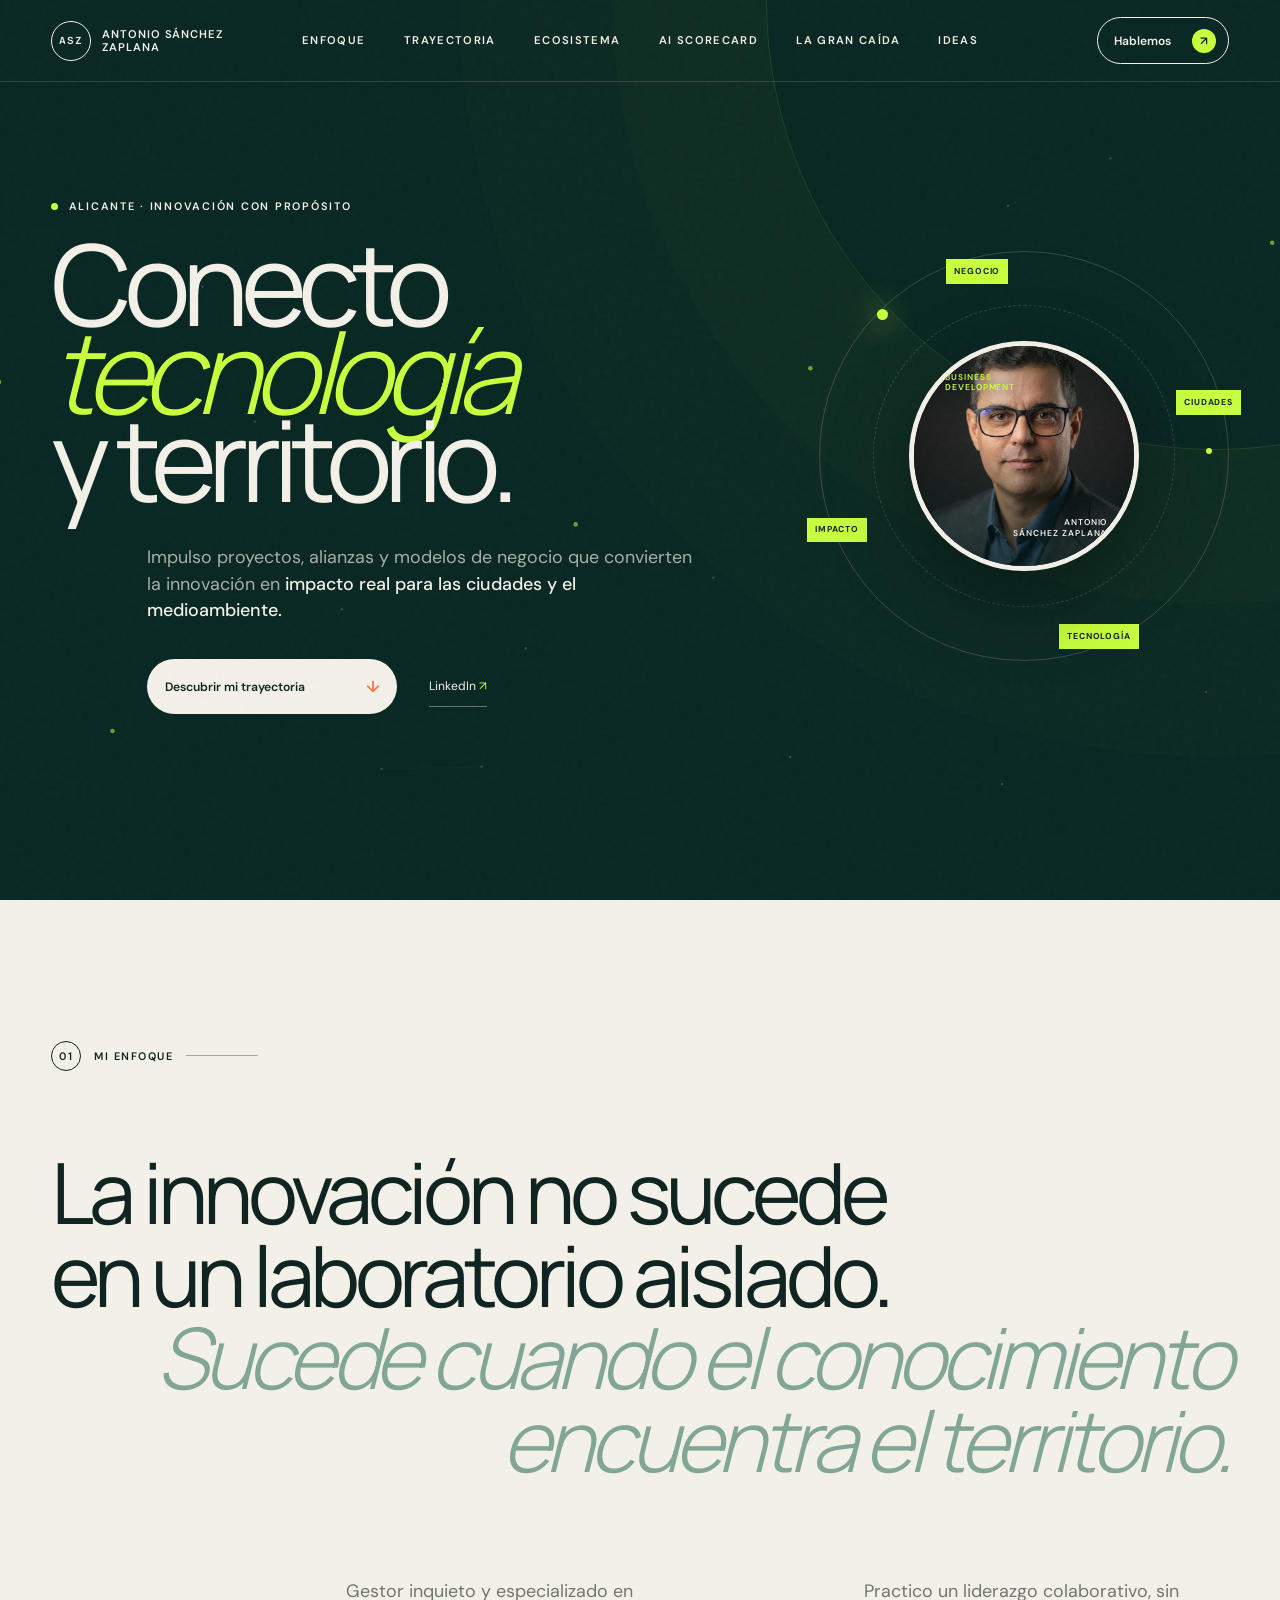
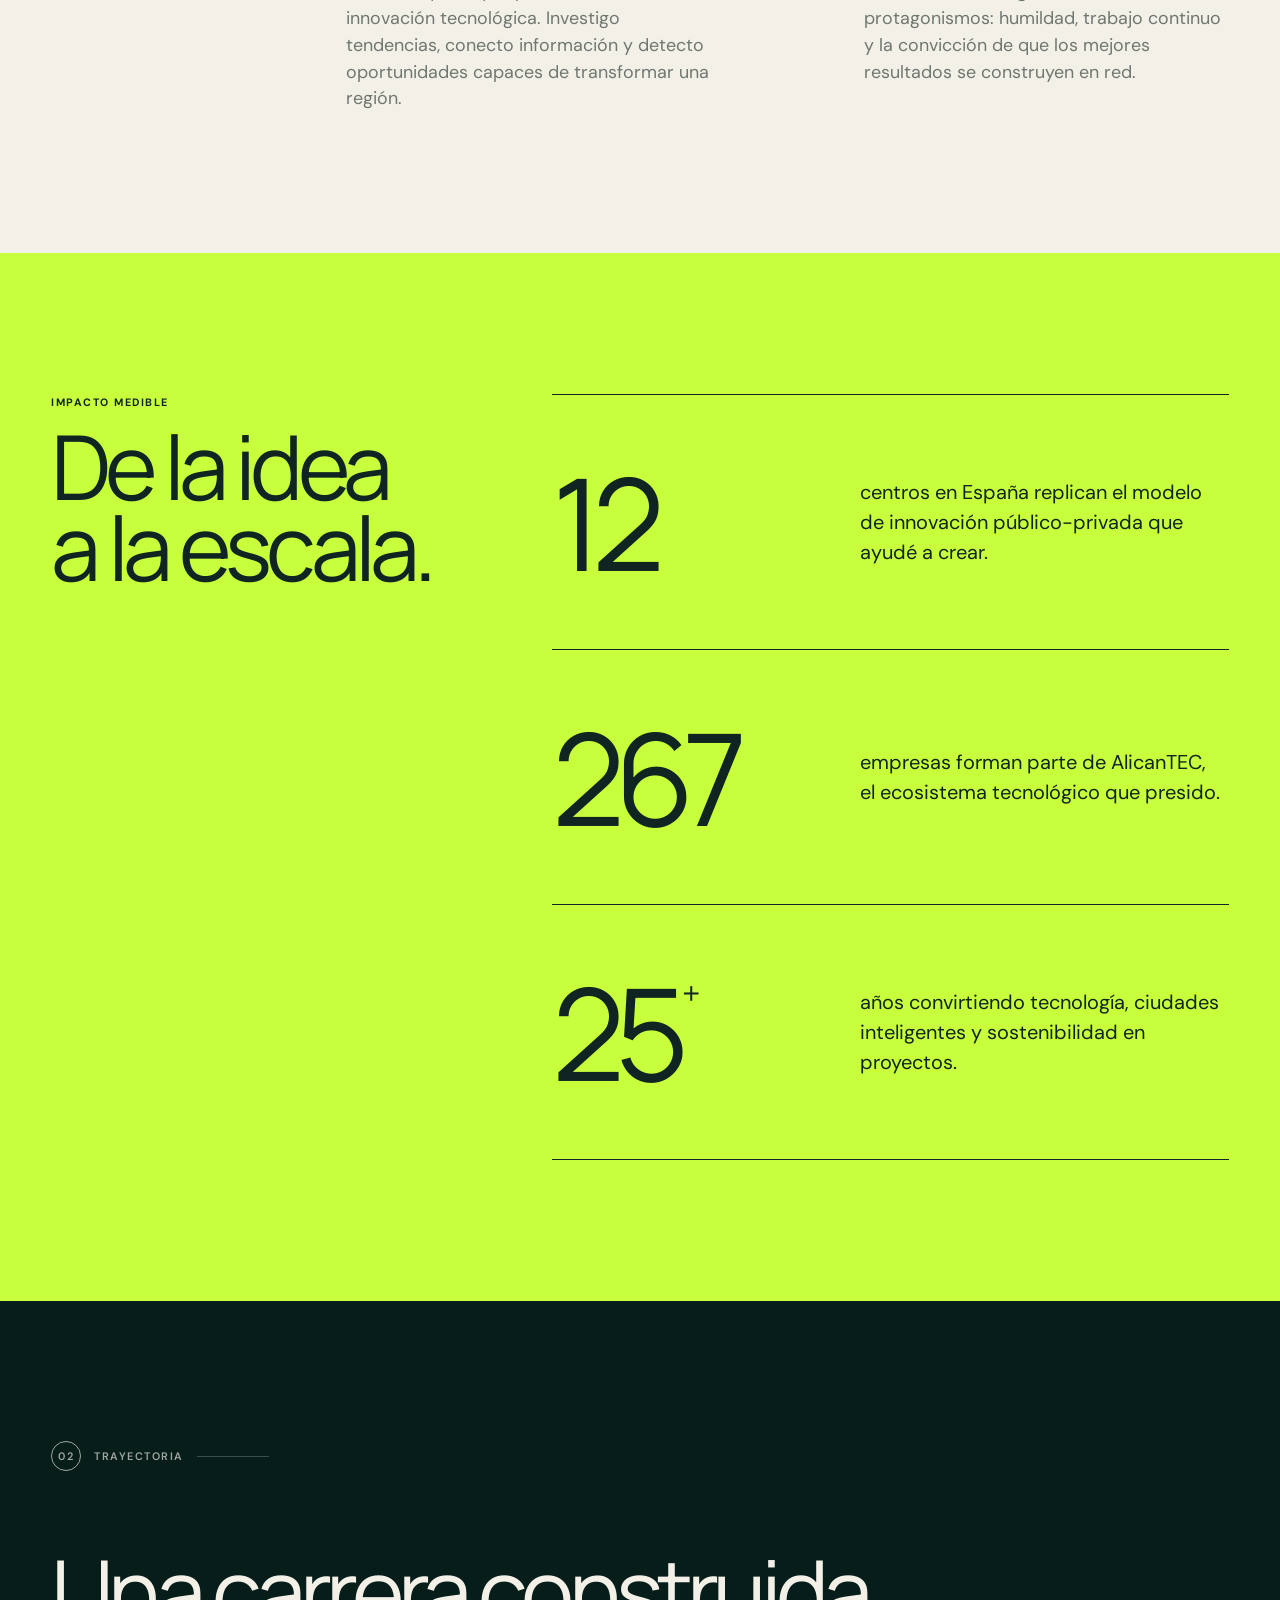
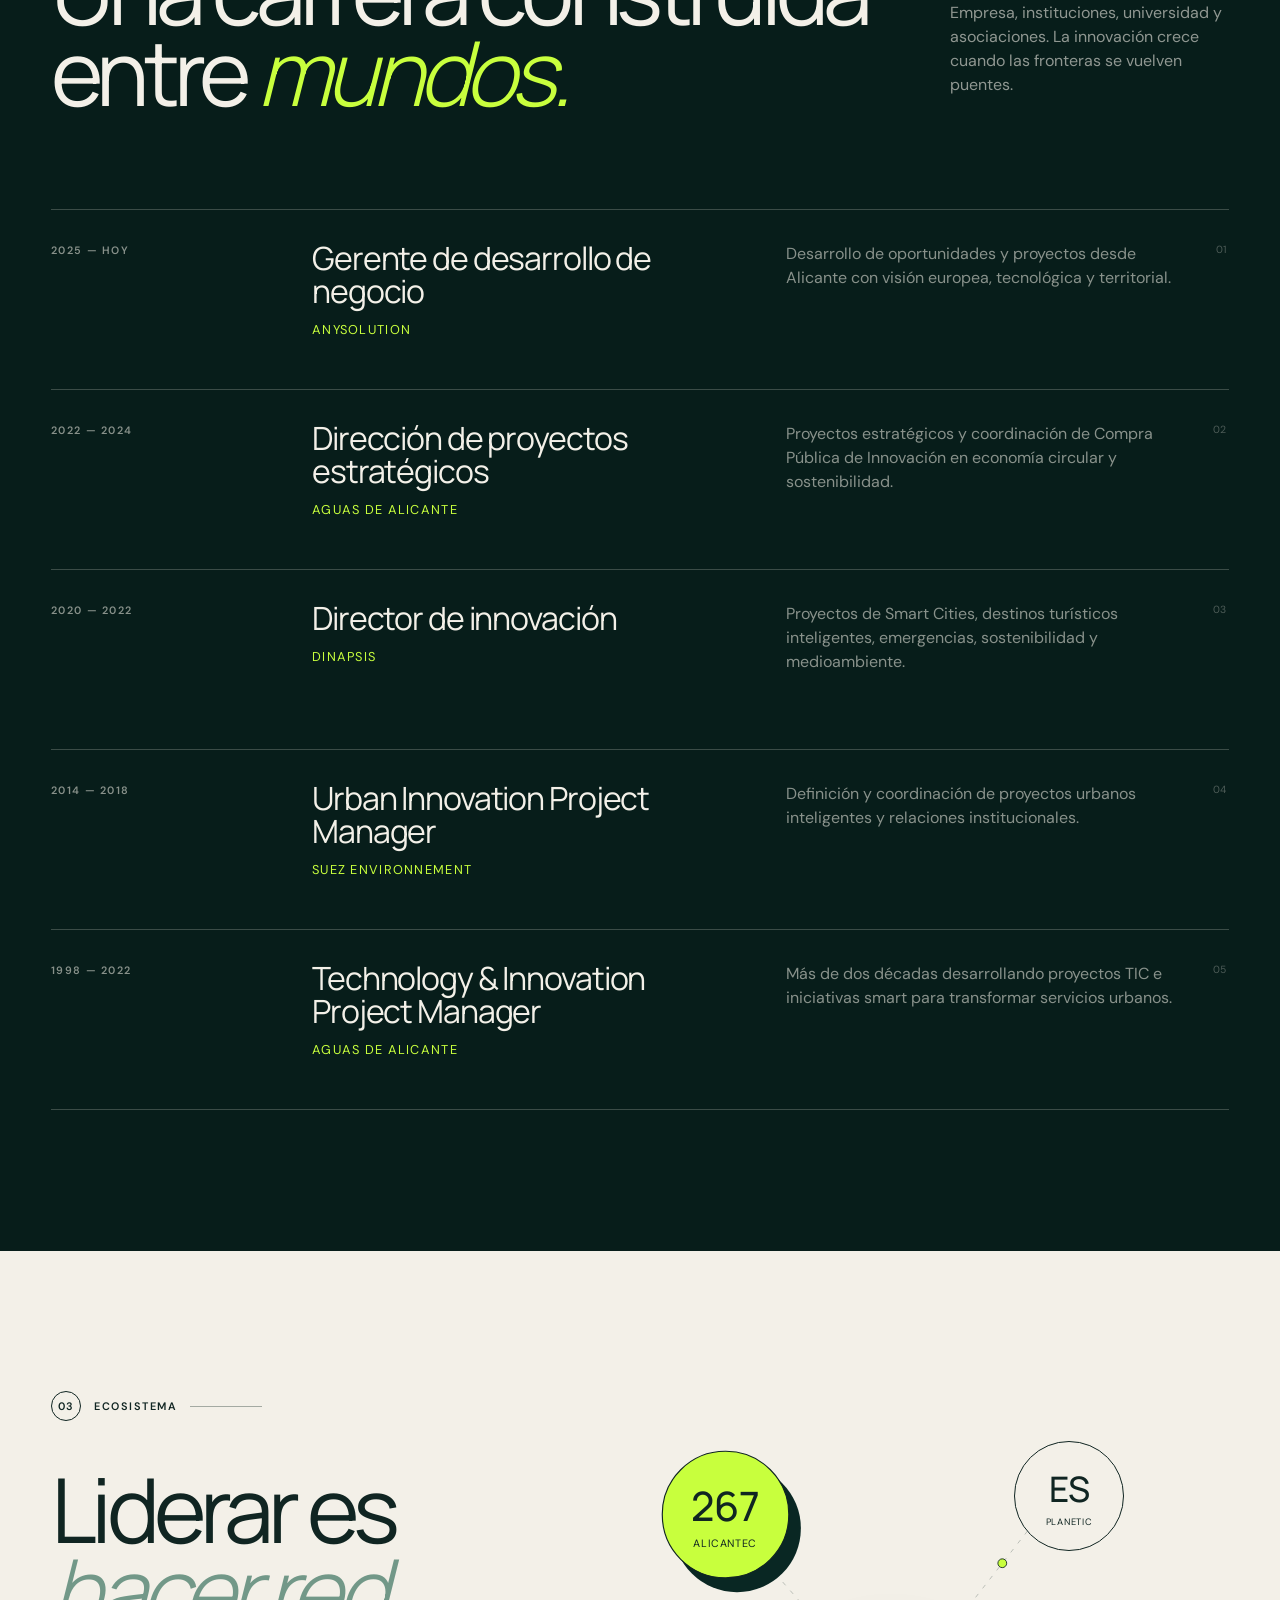
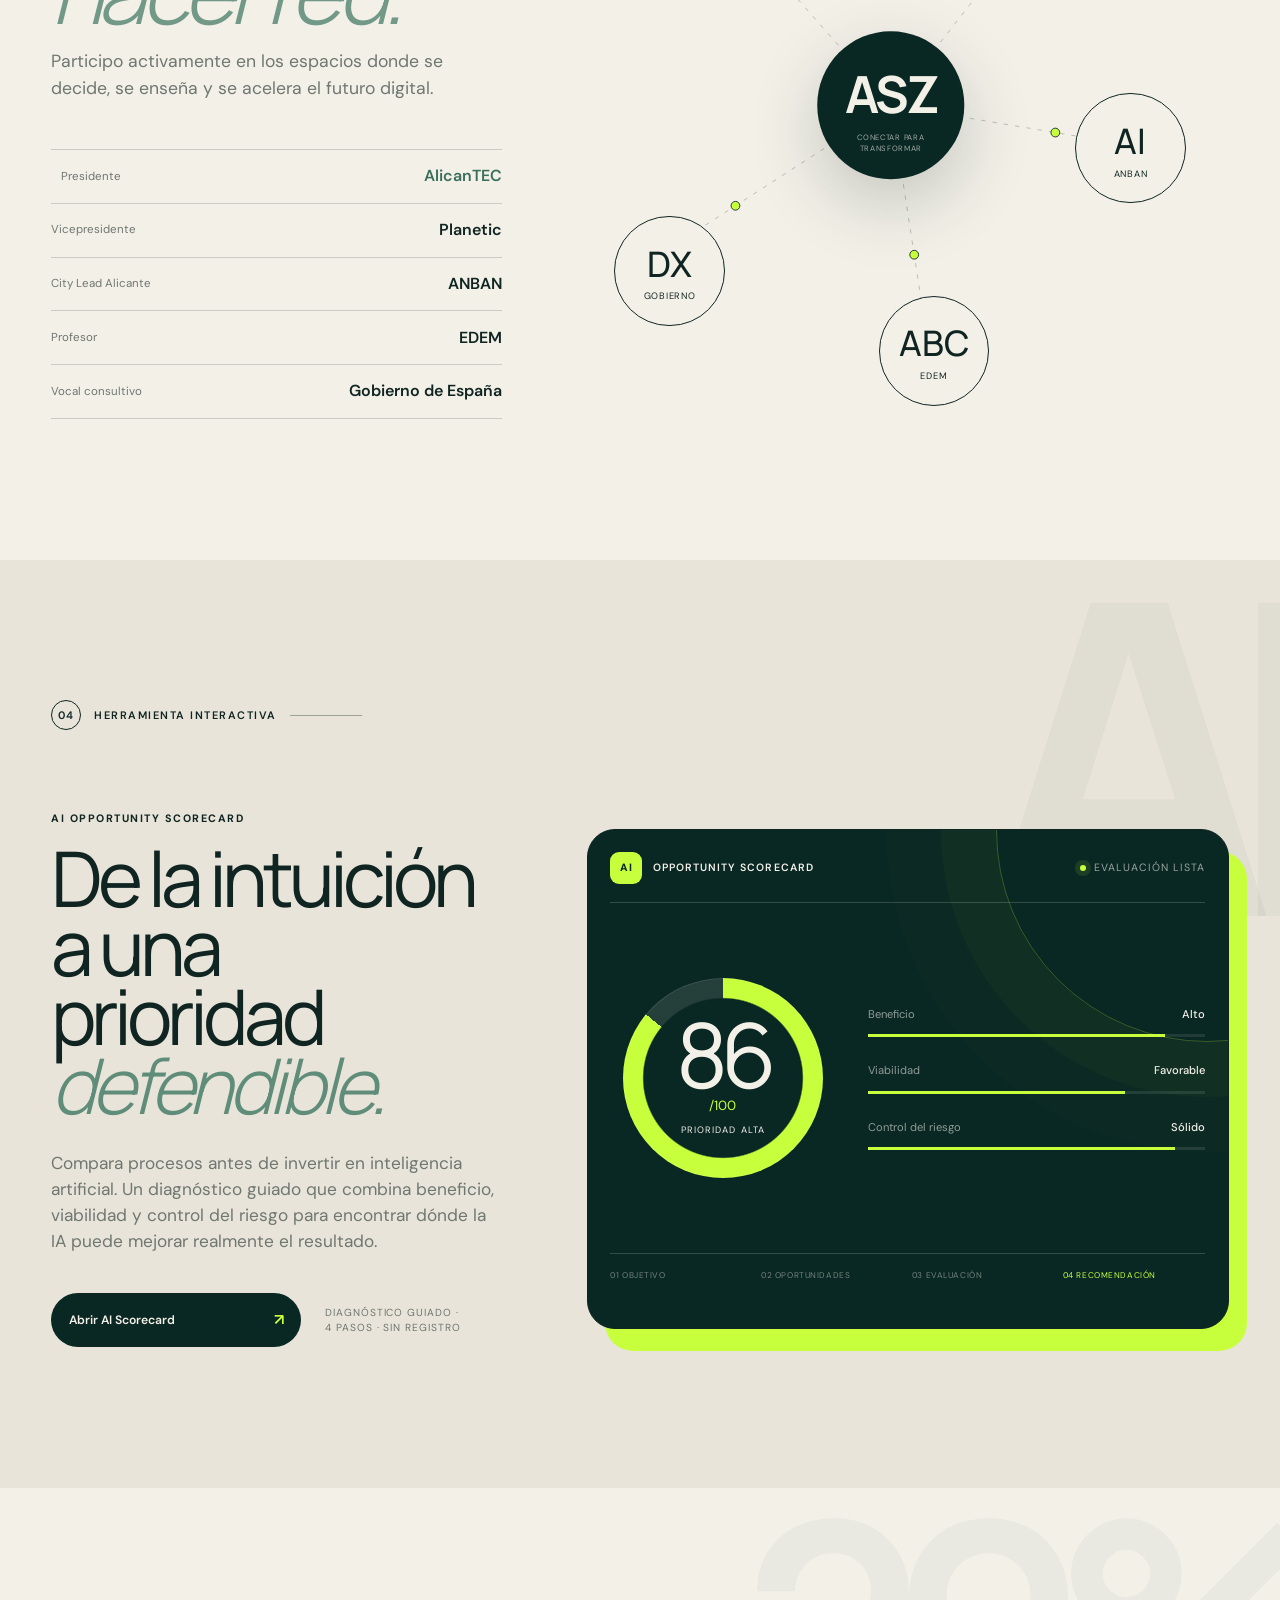
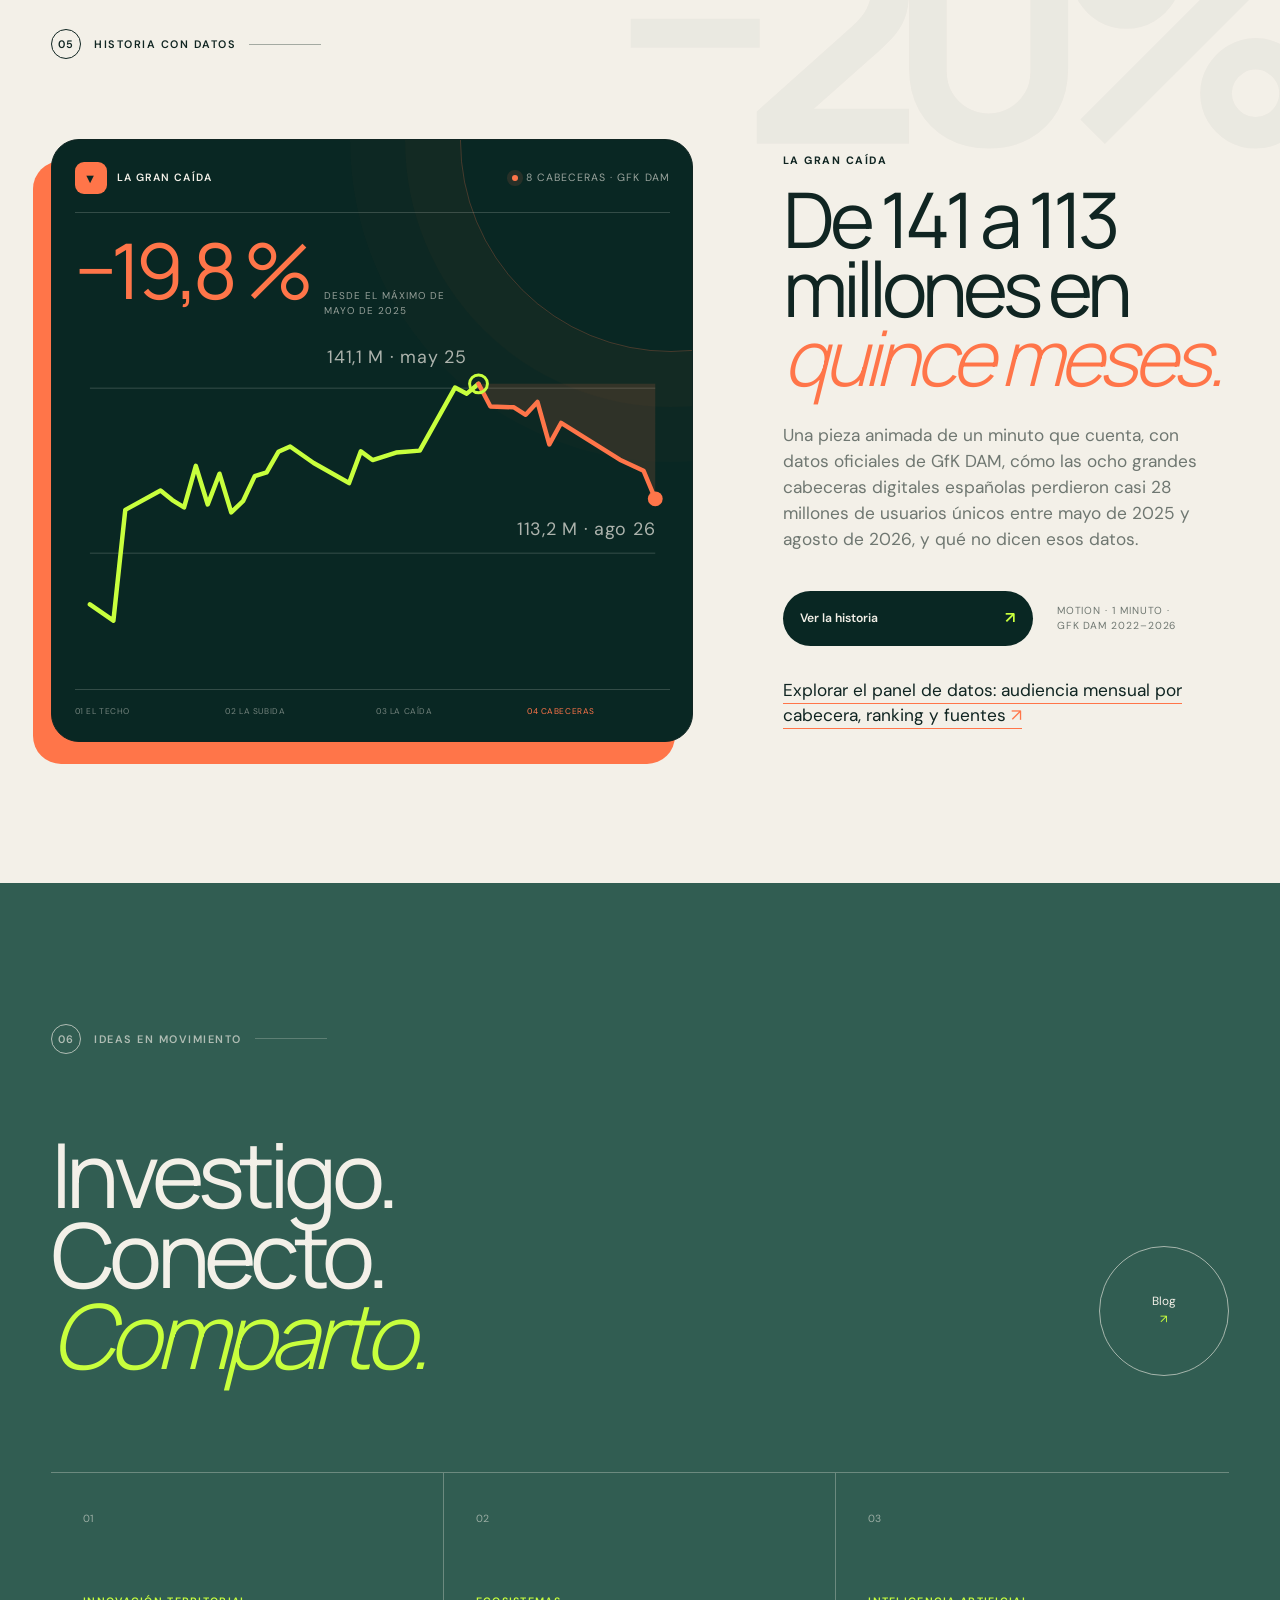
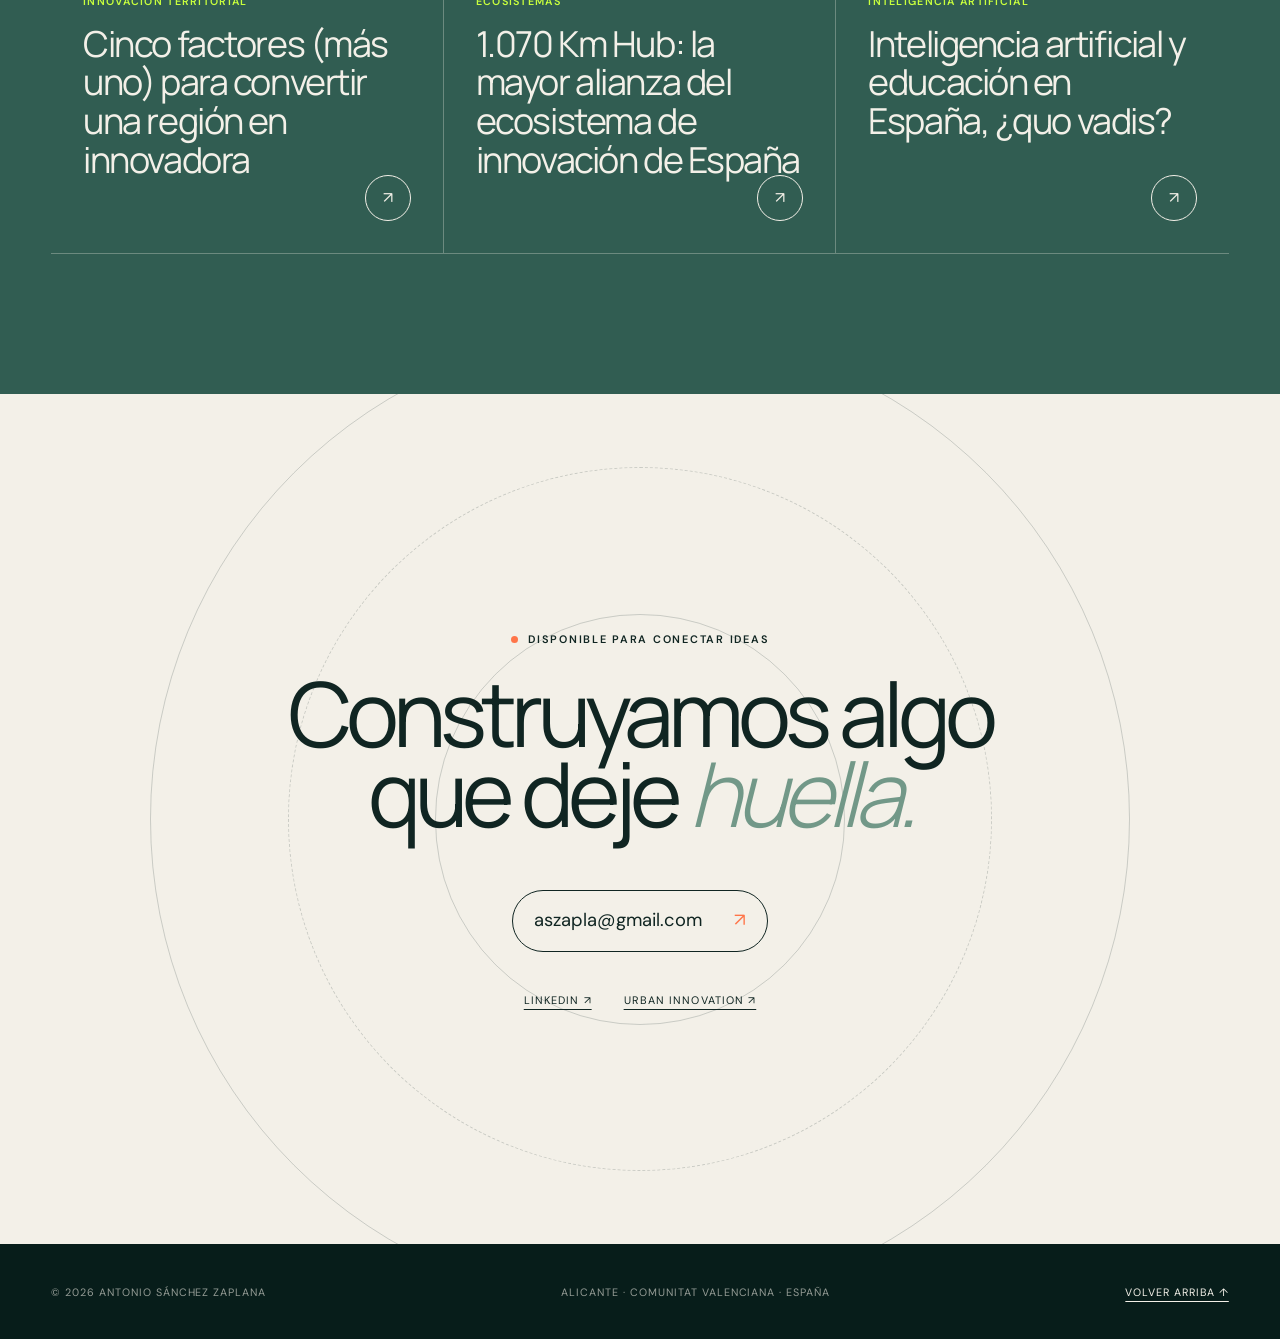
<file: index.html>
<!doctype html>
<html lang="es">
<head>
  <meta charset="utf-8">
  <meta name="viewport" content="width=device-width, initial-scale=1">
  <meta name="description" content="Antonio Sánchez Zaplana impulsa innovación, negocio y colaboración para transformar ciudades y territorios.">
  <meta name="theme-color" content="#0b2824">
  <title>Antonio Sánchez Zaplana — Innovación que deja huella</title>
  <link rel="stylesheet" href="styles.css">
</head>
<body>
  <a class="skip-link" href="#contenido">Saltar al contenido</a>
  <div class="noise" aria-hidden="true"></div>
  <div class="cursor-glow" aria-hidden="true"></div>

  <header class="site-header">
    <a class="brand" href="#inicio" aria-label="Antonio Sánchez Zaplana, inicio">
      <span class="brand-mark">ASZ</span>
      <span class="brand-copy">Antonio Sánchez<br>Zaplana</span>
    </a>
    <nav class="nav" aria-label="Navegación principal">
      <a href="#enfoque">Enfoque</a>
      <a href="#trayectoria">Trayectoria</a>
      <a href="#ecosistema">Ecosistema</a>
      <a href="#scorecard">AI Scorecard</a>
      <a href="#caida">La gran caída</a>
      <a href="#ideas">Ideas</a>
    </nav>
    <a class="contact-pill magnetic" href="mailto:aszapla@gmail.com">Hablemos <span>↗</span></a>
    <div class="scroll-progress" aria-hidden="true"><span id="scrollProgress"></span></div>
  </header>

  <main id="contenido">
    <section class="hero" id="inicio">
      <canvas id="territoryCanvas" aria-hidden="true"></canvas>
      <div class="hero-grid">
        <div class="hero-copy">
          <p class="eyebrow reveal"><span class="pulse-dot"></span> Alicante · Innovación con propósito</p>
          <h1 class="reveal">Conecto<br><span>tecnología</span><br>y territorio.</h1>
          <p class="hero-intro reveal">Impulso proyectos, alianzas y modelos de negocio que convierten la innovación en <strong>impacto real para las ciudades y el medioambiente.</strong></p>
          <div class="hero-actions reveal">
            <a class="button button-light magnetic" href="#trayectoria">Descubrir mi trayectoria <span>↓</span></a>
            <a class="text-link" href="https://www.linkedin.com/in/antonio-sanchez-zaplana" target="_blank" rel="noreferrer">LinkedIn <span>↗</span></a>
          </div>
        </div>

        <div class="hero-signature reveal" aria-label="Identidad de Antonio Sánchez Zaplana">
          <div class="signature-rings" aria-hidden="true"><i></i><i></i><i></i></div>
          <div class="signature-core">
            <img src="assets/antonio-sanchez-zaplana.jpg" alt="Retrato de Antonio Sánchez Zaplana" width="720" height="1080">
            <span class="portrait-overlay" aria-hidden="true"></span>
            <span class="signature-kicker">Business<br>Development</span>
            <span class="signature-name">Antonio<br>Sánchez Zaplana</span>
          </div>
          <span class="orbit-label label-one">NEGOCIO</span>
          <span class="orbit-label label-two">CIUDADES</span>
          <span class="orbit-label label-three">TECNOLOGÍA</span>
          <span class="orbit-label label-four">IMPACTO</span>
        </div>
      </div>
      <div class="hero-bottom reveal">
        <p>Ingeniero de telecomunicaciones.<br>Conector de personas, ideas y oportunidades.</p>
        <p class="scroll-cue"><span></span> Scroll para explorar</p>
      </div>
    </section>

    <section class="manifesto section" id="enfoque">
      <div class="section-tag reveal"><span>01</span> Mi enfoque</div>
      <p class="manifesto-line reveal">La innovación no sucede<br>en un laboratorio aislado.</p>
      <p class="manifesto-line reveal accent">Sucede cuando el conocimiento<br>encuentra el territorio.</p>
      <div class="manifesto-grid">
        <p class="reveal">Gestor inquieto y especializado en innovación tecnológica. Investigo tendencias, conecto información y detecto oportunidades capaces de transformar una región.</p>
        <p class="reveal">Practico un liderazgo colaborativo, sin protagonismos: humildad, trabajo continuo y la convicción de que los mejores resultados se construyen en red.</p>
      </div>
    </section>

    <section class="impact section" aria-labelledby="impact-title">
      <div class="impact-heading reveal">
        <p class="kicker">Impacto medible</p>
        <h2 id="impact-title">De la idea<br>a la escala.</h2>
      </div>
      <div class="impact-stats">
        <article class="stat reveal">
          <strong><span class="counter" data-target="12">0</span></strong>
          <p>centros en España replican el modelo de innovación público-privada que ayudé a crear.</p>
        </article>
        <article class="stat reveal">
          <strong><span class="counter" data-target="267">0</span></strong>
          <p>empresas forman parte de AlicanTEC, el ecosistema tecnológico que presido.</p>
        </article>
        <article class="stat reveal">
          <strong><span class="counter" data-target="25">0</span><sup>+</sup></strong>
          <p>años convirtiendo tecnología, ciudades inteligentes y sostenibilidad en proyectos.</p>
        </article>
      </div>
    </section>

    <section class="trajectory section" id="trayectoria">
      <div class="section-tag light reveal"><span>02</span> Trayectoria</div>
      <div class="trajectory-head reveal">
        <h2>Una carrera construida<br>entre <em>mundos.</em></h2>
        <p>Empresa, instituciones, universidad y asociaciones. La innovación crece cuando las fronteras se vuelven puentes.</p>
      </div>

      <div class="timeline" role="list">
        <article class="timeline-item reveal" role="listitem">
          <p class="time">2025 — HOY</p>
          <div><h3>Gerente de desarrollo de negocio</h3><p class="company">AnySolution</p></div>
          <p>Desarrollo de oportunidades y proyectos desde Alicante con visión europea, tecnológica y territorial.</p>
          <span class="item-index">01</span>
        </article>
        <article class="timeline-item reveal" role="listitem">
          <p class="time">2022 — 2024</p>
          <div><h3>Dirección de proyectos estratégicos</h3><p class="company">Aguas de Alicante</p></div>
          <p>Proyectos estratégicos y coordinación de Compra Pública de Innovación en economía circular y sostenibilidad.</p>
          <span class="item-index">02</span>
        </article>
        <article class="timeline-item reveal" role="listitem">
          <p class="time">2020 — 2022</p>
          <div><h3>Director de innovación</h3><p class="company">DINAPSIS</p></div>
          <p>Proyectos de Smart Cities, destinos turísticos inteligentes, emergencias, sostenibilidad y medioambiente.</p>
          <span class="item-index">03</span>
        </article>
        <article class="timeline-item reveal" role="listitem">
          <p class="time">2014 — 2018</p>
          <div><h3>Urban Innovation Project Manager</h3><p class="company">SUEZ environnement</p></div>
          <p>Definición y coordinación de proyectos urbanos inteligentes y relaciones institucionales.</p>
          <span class="item-index">04</span>
        </article>
        <article class="timeline-item reveal" role="listitem">
          <p class="time">1998 — 2022</p>
          <div><h3>Technology & Innovation Project Manager</h3><p class="company">Aguas de Alicante</p></div>
          <p>Más de dos décadas desarrollando proyectos TIC e iniciativas smart para transformar servicios urbanos.</p>
          <span class="item-index">05</span>
        </article>
      </div>
    </section>

    <section class="ecosystem section" id="ecosistema">
      <div class="ecosystem-copy">
        <div class="section-tag reveal"><span>03</span> Ecosistema</div>
        <h2 class="reveal">Liderar es<br><em>hacer red.</em></h2>
        <p class="reveal">Participo activamente en los espacios donde se decide, se enseña y se acelera el futuro digital.</p>
        <div class="ecosystem-roles reveal" role="list">
          <button class="role active" type="button" data-node="alicantec"><span>Presidente</span>AlicanTEC</button>
          <button class="role" type="button" data-node="planetic"><span>Vicepresidente</span>Planetic</button>
          <button class="role" type="button" data-node="anban"><span>City Lead Alicante</span>ANBAN</button>
          <button class="role" type="button" data-node="edem"><span>Profesor</span>EDEM</button>
          <button class="role" type="button" data-node="gobierno"><span>Vocal consultivo</span>Gobierno de España</button>
        </div>
      </div>
      <div class="network" id="network" aria-label="Red de organizaciones y roles">
        <svg viewBox="0 0 700 700" role="img" aria-label="Antonio conectado con organizaciones de innovación">
          <g class="network-lines">
            <path d="M350 350 L165 140"></path><path d="M350 350 L530 120"></path><path d="M350 350 L590 390"></path><path d="M350 350 L390 610"></path><path d="M350 350 L110 505"></path>
          </g>
          <g class="network-pulses">
            <circle><animateMotion dur="3.2s" repeatCount="indefinite" path="M350 350 L165 140"/></circle>
            <circle><animateMotion dur="4.1s" repeatCount="indefinite" path="M350 350 L530 120"/></circle>
            <circle><animateMotion dur="3.7s" repeatCount="indefinite" path="M350 350 L590 390"/></circle>
            <circle><animateMotion dur="4.4s" repeatCount="indefinite" path="M350 350 L390 610"/></circle>
            <circle><animateMotion dur="3.9s" repeatCount="indefinite" path="M350 350 L110 505"/></circle>
          </g>
        </svg>
        <div class="network-center"><strong>ASZ</strong><span>Conectar para transformar</span></div>
        <div class="network-node node-alicantec active" data-node="alicantec"><strong>267</strong><span>AlicanTEC</span></div>
        <div class="network-node node-planetic" data-node="planetic"><strong>ES</strong><span>Planetic</span></div>
        <div class="network-node node-anban" data-node="anban"><strong>AI</strong><span>ANBAN</span></div>
        <div class="network-node node-edem" data-node="edem"><strong>ABC</strong><span>EDEM</span></div>
        <div class="network-node node-gobierno" data-node="gobierno"><strong>DX</strong><span>Gobierno</span></div>
      </div>
    </section>

    <section class="scorecard section" id="scorecard">
      <div class="section-tag reveal"><span>04</span> Herramienta interactiva</div>
      <div class="scorecard-shell">
        <div class="scorecard-copy reveal">
          <p class="kicker">AI Opportunity Scorecard</p>
          <h2>De la intuición<br>a una prioridad<br><em>defendible.</em></h2>
          <p>Compara procesos antes de invertir en inteligencia artificial. Un diagnóstico guiado que combina beneficio, viabilidad y control del riesgo para encontrar dónde la IA puede mejorar realmente el resultado.</p>
          <div class="scorecard-actions">
            <a class="button scorecard-action magnetic" href="https://aszapla.github.io/AIscorecard/">Abrir AI Scorecard <span>↗</span></a>
            <small>Diagnóstico guiado · 4 pasos · Sin registro</small>
          </div>
        </div>

        <a class="scorecard-preview reveal" href="https://aszapla.github.io/AIscorecard/" aria-label="Abrir AI Opportunity Scorecard">
          <div class="preview-topline">
            <span class="preview-brand"><i>AI</i> Opportunity Scorecard</span>
            <span class="preview-status"><i></i> Evaluación lista</span>
          </div>
          <div class="preview-content">
            <div class="score-ring">
              <span>86</span>
              <small>/100</small>
              <p>prioridad alta</p>
            </div>
            <div class="score-factors">
              <p><span>Beneficio</span><strong>Alto</strong><i style="--score: 88%"></i></p>
              <p><span>Viabilidad</span><strong>Favorable</strong><i style="--score: 76%"></i></p>
              <p><span>Control del riesgo</span><strong>Sólido</strong><i style="--score: 91%"></i></p>
            </div>
          </div>
          <div class="preview-footer">
            <span>01 Objetivo</span><span>02 Oportunidades</span><span>03 Evaluación</span><span>04 Recomendación</span>
          </div>
          <span class="preview-arrow" aria-hidden="true">↗</span>
        </a>
      </div>
    </section>

    <section class="scorecard story section" id="caida">
      <div class="section-tag reveal"><span>05</span> Historia con datos</div>
      <div class="scorecard-shell">
        <div class="scorecard-copy reveal">
          <p class="kicker">La gran caída</p>
          <h2>De 141 a 113<br>millones en<br><em>quince meses.</em></h2>
          <p>Una pieza animada de un minuto que cuenta, con datos oficiales de GfK DAM, cómo las ocho grandes cabeceras digitales españolas perdieron casi 28 millones de usuarios únicos entre mayo de 2025 y agosto de 2026, y qué no dicen esos datos.</p>
          <div class="scorecard-actions">
            <a class="button scorecard-action magnetic" href="https://aszapla.github.io/la-gran-caida/">Ver la historia <span>↗</span></a>
            <small>Motion · 1 minuto · GfK DAM 2022–2026</small>
          </div>
          <p class="story-more"><a href="https://aszapla.github.io/audiencia-gfk/">Explorar el panel de datos: audiencia mensual por cabecera, ranking y fuentes <span>↗</span></a></p>
        </div>

        <a class="scorecard-preview story-preview reveal" href="https://aszapla.github.io/la-gran-caida/" aria-label="Ver La gran caída">
          <div class="preview-topline">
            <span class="preview-brand"><i>▼</i> La gran caída</span>
            <span class="preview-status"><i></i> 8 cabeceras · GfK DAM</span>
          </div>
          <div class="story-content">
            <p class="story-figure"><span>−19,8 %</span><small>desde el máximo de mayo de 2025</small></p>
            <svg class="story-chart" viewBox="0 0 400 220" role="img" aria-label="Suma mensual de las ocho grandes cabeceras: sube de 87,6 M en 2022 a 141,1 M en mayo de 2025 y cae a 113,2 M en agosto de 2026">
              <line x1="10" x2="390" y1="33.8" y2="33.8" class="story-grid"></line>
              <line x1="10" x2="390" y1="144.6" y2="144.6" class="story-grid"></line>
              <polygon points="271.2,30.8 279.2,46.0 295.0,46.6 302.9,51.6 310.8,43.0 318.8,71.5 326.7,57.1 366.2,81.8 382.1,89.2 390.0,108.1 390.0,30.8" class="story-gap"></polygon>
              <polyline points="10.0,179.0 25.8,190.0 33.8,115.5 57.5,102.5 65.4,108.9 73.3,113.9 81.2,85.9 89.2,111.9 97.1,91.2 105.0,117.2 112.9,109.7 120.8,92.8 128.8,90.3 136.7,76.5 144.6,72.9 160.4,84.0 184.2,97.5 192.1,76.2 200.0,82.0 215.8,77.0 231.7,75.7 255.4,33.3 263.3,37.4 271.2,30.8" class="story-rise" pathLength="1"></polyline>
              <polyline points="271.2,30.8 279.2,46.0 295.0,46.6 302.9,51.6 310.8,43.0 318.8,71.5 326.7,57.1 366.2,81.8 382.1,89.2 390.0,108.1" class="story-fall" pathLength="1"></polyline>
              <circle cx="271.2" cy="30.8" r="6" class="story-peak"></circle>
              <circle cx="390.0" cy="108.1" r="5" class="story-end"></circle>
              <text x="263.2" y="16.8" text-anchor="end">141,1 M · may 25</text>
              <text x="390.0" y="132.1" text-anchor="end">113,2 M · ago 26</text>
            </svg>
          </div>
          <div class="preview-footer">
            <span>01 El techo</span><span>02 La subida</span><span>03 La caída</span><span>04 Cabeceras</span>
          </div>
          <span class="preview-arrow" aria-hidden="true">↗</span>
        </a>
      </div>
    </section>

    <section class="ideas section" id="ideas">
      <div class="section-tag light reveal"><span>06</span> Ideas en movimiento</div>
      <div class="ideas-head reveal">
        <h2>Investigo.<br>Conecto.<br><em>Comparto.</em></h2>
        <a class="round-link magnetic" href="https://www.urbaninnovation.es" target="_blank" rel="noreferrer" aria-label="Visitar Urban Innovation">Blog <span>↗</span></a>
      </div>
      <div class="articles">
        <a class="article-card reveal" href="https://www.urbaninnovation.es" target="_blank" rel="noreferrer">
          <span class="article-number">01</span><p>Innovación territorial</p><h3>Cinco factores (más uno) para convertir una región en innovadora</h3><span class="arrow">↗</span>
        </a>
        <a class="article-card reveal" href="https://www.urbaninnovation.es" target="_blank" rel="noreferrer">
          <span class="article-number">02</span><p>Ecosistemas</p><h3>1.070 Km Hub: la mayor alianza del ecosistema de innovación de España</h3><span class="arrow">↗</span>
        </a>
        <a class="article-card reveal" href="https://www.urbaninnovation.es" target="_blank" rel="noreferrer">
          <span class="article-number">03</span><p>Inteligencia artificial</p><h3>Inteligencia artificial y educación en España, ¿quo vadis?</h3><span class="arrow">↗</span>
        </a>
      </div>
    </section>

    <section class="contact section" id="contacto">
      <div class="contact-orbit" aria-hidden="true"><span>CIUDADES · INNOVACIÓN · MEDIOAMBIENTE · NEGOCIO · </span></div>
      <div class="contact-inner reveal">
        <p class="eyebrow"><span class="pulse-dot"></span> Disponible para conectar ideas</p>
        <h2>Construyamos algo<br>que deje <em>huella.</em></h2>
        <a class="email-link magnetic" href="mailto:aszapla@gmail.com">aszapla@gmail.com <span>↗</span></a>
        <div class="contact-links">
          <a href="https://www.linkedin.com/in/antonio-sanchez-zaplana" target="_blank" rel="noreferrer">LinkedIn ↗</a>
          <a href="https://www.urbaninnovation.es" target="_blank" rel="noreferrer">Urban Innovation ↗</a>
        </div>
      </div>
    </section>
  </main>

  <footer>
    <p>© <span id="year"></span> Antonio Sánchez Zaplana</p>
    <p>Alicante · Comunitat Valenciana · España</p>
    <a href="#inicio">Volver arriba ↑</a>
  </footer>

  <script src="script.js"></script>
</body>
</html>
</file>
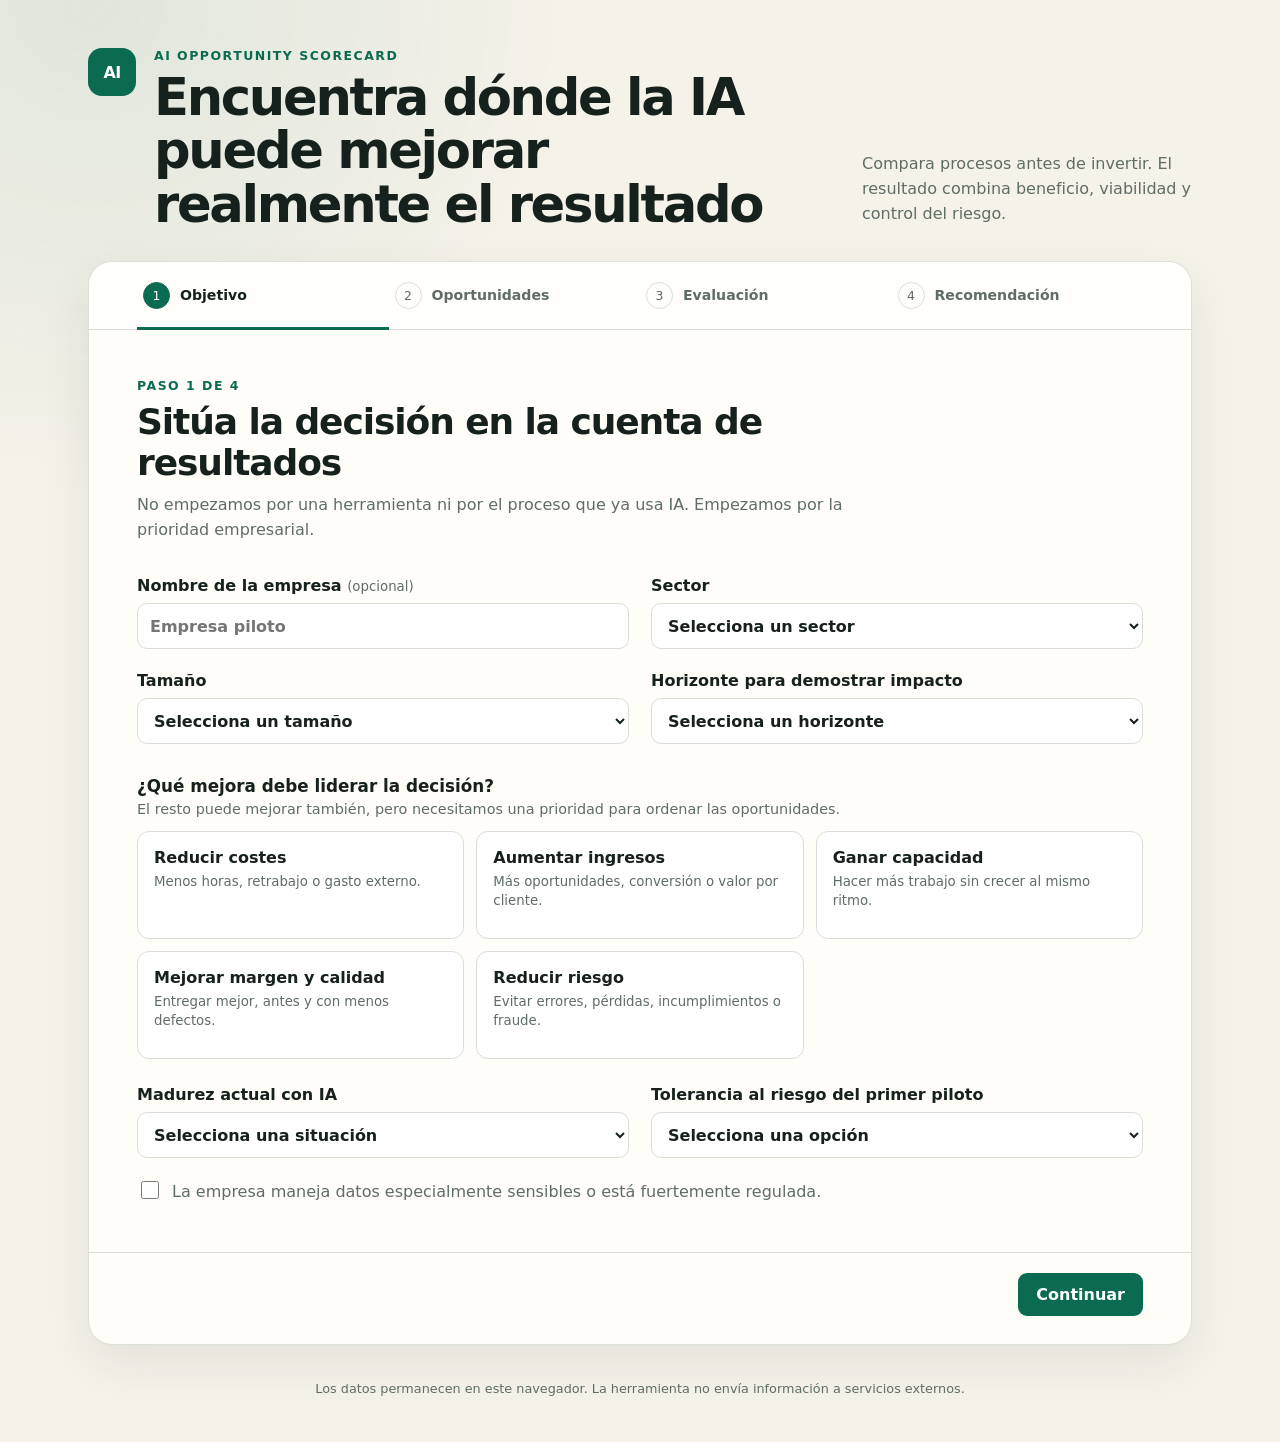
<file: AIscorecard/index.html>
<!doctype html>
<html lang="es">
<head>
  <meta charset="utf-8">
  <meta name="viewport" content="width=device-width, initial-scale=1">
  <meta name="description" content="Wizard para priorizar procesos empresariales donde aplicar IA y construir su AI Scorecard.">
  <title>AI Opportunity Scorecard</title>
  <link rel="icon" href="data:image/svg+xml,%3Csvg xmlns='http://www.w3.org/2000/svg' viewBox='0 0 64 64'%3E%3Crect width='64' height='64' rx='16' fill='%230b6b50'/%3E%3Ctext x='32' y='39' text-anchor='middle' font-family='Arial' font-size='24' font-weight='700' fill='white'%3EAI%3C/text%3E%3C/svg%3E">
  <link rel="stylesheet" href="styles.css">
</head>
<body>
  <header class="app-header">
    <div class="brand">
      <span class="brand-mark" aria-hidden="true">AI</span>
      <div>
        <p class="eyebrow">AI Opportunity Scorecard</p>
        <h1>Encuentra dónde la IA puede mejorar realmente el resultado</h1>
      </div>
    </div>
    <p class="header-copy">Compara procesos antes de invertir. El resultado combina beneficio, viabilidad y control del riesgo.</p>
  </header>

  <main class="app-shell">
    <nav class="stepper" aria-label="Progreso del diagnóstico">
      <ol>
        <li class="is-active" data-step-indicator="1"><span>1</span><strong>Objetivo</strong></li>
        <li data-step-indicator="2"><span>2</span><strong>Oportunidades</strong></li>
        <li data-step-indicator="3"><span>3</span><strong>Evaluación</strong></li>
        <li data-step-indicator="4"><span>4</span><strong>Recomendación</strong></li>
      </ol>
    </nav>

    <form id="diagnosticForm" novalidate>
      <section class="wizard-step is-active" data-step="1" aria-labelledby="step1Title">
        <div class="section-heading">
          <p class="step-kicker">Paso 1 de 4</p>
          <h2 id="step1Title">Sitúa la decisión en la cuenta de resultados</h2>
          <p>No empezamos por una herramienta ni por el proceso que ya usa IA. Empezamos por la prioridad empresarial.</p>
        </div>

        <div class="form-grid two-columns">
          <label class="field">
            <span>Nombre de la empresa <small>(opcional)</small></span>
            <input id="companyName" name="companyName" type="text" placeholder="Empresa piloto">
          </label>
          <label class="field">
            <span>Sector</span>
            <select id="sector" name="sector" required>
              <option value="">Selecciona un sector</option>
              <option value="professional">Servicios profesionales / consultoría</option>
              <option value="industrial">Industria / fabricación</option>
              <option value="retail">Comercio / distribución</option>
              <option value="technology">Tecnología / software</option>
              <option value="construction">Construcción / ingeniería</option>
              <option value="financial">Servicios financieros / seguros</option>
              <option value="health">Salud</option>
              <option value="public">Administración / sector público</option>
              <option value="other">Otro</option>
            </select>
          </label>
          <label class="field">
            <span>Tamaño</span>
            <select id="companySize" name="companySize" required>
              <option value="">Selecciona un tamaño</option>
              <option value="micro">1–10 personas</option>
              <option value="small">11–50 personas</option>
              <option value="medium">51–250 personas</option>
              <option value="large">Más de 250 personas</option>
            </select>
          </label>
          <label class="field">
            <span>Horizonte para demostrar impacto</span>
            <select id="horizon" name="horizon" required>
              <option value="">Selecciona un horizonte</option>
              <option value="3">3 meses</option>
              <option value="6">6 meses</option>
              <option value="12">12 meses</option>
              <option value="18">Más de 12 meses</option>
            </select>
          </label>
        </div>

        <fieldset class="choice-group">
          <legend>¿Qué mejora debe liderar la decisión?</legend>
          <p class="field-help">El resto puede mejorar también, pero necesitamos una prioridad para ordenar las oportunidades.</p>
          <div class="choice-grid">
            <label class="choice-card"><input type="radio" name="priority" value="cost" required><span><strong>Reducir costes</strong><small>Menos horas, retrabajo o gasto externo.</small></span></label>
            <label class="choice-card"><input type="radio" name="priority" value="revenue"><span><strong>Aumentar ingresos</strong><small>Más oportunidades, conversión o valor por cliente.</small></span></label>
            <label class="choice-card"><input type="radio" name="priority" value="capacity"><span><strong>Ganar capacidad</strong><small>Hacer más trabajo sin crecer al mismo ritmo.</small></span></label>
            <label class="choice-card"><input type="radio" name="priority" value="margin"><span><strong>Mejorar margen y calidad</strong><small>Entregar mejor, antes y con menos defectos.</small></span></label>
            <label class="choice-card"><input type="radio" name="priority" value="risk"><span><strong>Reducir riesgo</strong><small>Evitar errores, pérdidas, incumplimientos o fraude.</small></span></label>
          </div>
        </fieldset>

        <div class="form-grid two-columns compact-top">
          <label class="field">
            <span>Madurez actual con IA</span>
            <select id="maturity" name="maturity" required>
              <option value="">Selecciona una situación</option>
              <option value="1">Exploración: usos individuales y pruebas</option>
              <option value="2">Inicial: uno o dos casos de uso</option>
              <option value="3">Operativa: varios procesos medidos</option>
              <option value="4">Avanzada: IA integrada y gobernada</option>
            </select>
          </label>
          <label class="field">
            <span>Tolerancia al riesgo del primer piloto</span>
            <select id="riskTolerance" name="riskTolerance" required>
              <option value="">Selecciona una opción</option>
              <option value="cautious">Cauta: bajo impacto y aprobación humana</option>
              <option value="balanced">Equilibrada: riesgo controlable</option>
              <option value="bold">Ambiciosa: aceptamos mayor complejidad</option>
            </select>
          </label>
        </div>

        <label class="check-line">
          <input id="regulated" name="regulated" type="checkbox">
          <span>La empresa maneja datos especialmente sensibles o está fuertemente regulada.</span>
        </label>
      </section>

      <section class="wizard-step" data-step="2" aria-labelledby="step2Title" hidden>
        <div class="section-heading">
          <p class="step-kicker">Paso 2 de 4</p>
          <h2 id="step2Title">Abre el mapa de oportunidades</h2>
          <p>Selecciona las áreas relevantes y después entre 3 y 6 procesos candidatos. Incluir alternativas evita confirmar el uso actual por inercia.</p>
        </div>

        <fieldset class="choice-group">
          <legend>¿Qué áreas pueden participar en el diagnóstico?</legend>
          <div id="areaChoices" class="area-grid"></div>
          <p id="areaError" class="validation-message" role="alert"></p>
        </fieldset>

        <div class="candidate-header">
          <div>
            <h3>Procesos sugeridos</h3>
            <p>Marca procesos con volumen, coste, demoras, errores o impacto comercial apreciable.</p>
          </div>
          <span id="candidateCounter" class="counter">0 de 3 mínimo</span>
        </div>
        <div id="candidateChoices" class="candidate-grid" aria-live="polite"></div>
        <p id="candidateError" class="validation-message" role="alert"></p>

        <div class="custom-process">
          <h3>Añadir otro proceso</h3>
          <div class="inline-fields">
            <label class="field"><span>Nombre</span><input id="customProcessName" type="text" placeholder="Ej.: Preparación de expedientes"></label>
            <label class="field"><span>Área</span><select id="customProcessArea"><option value="documentation">Documentación y conocimiento</option></select></label>
            <button id="addCustomProcess" class="button secondary" type="button">Añadir candidato</button>
          </div>
        </div>
      </section>

      <section class="wizard-step" data-step="3" aria-labelledby="step3Title" hidden>
        <div class="section-heading">
          <p class="step-kicker">Paso 3 de 4</p>
          <h2 id="step3Title">Compara beneficio, viabilidad y riesgo</h2>
          <p>Valora cada factor de 1 (muy bajo) a 5 (muy alto). Usa la misma exigencia para todos los procesos.</p>
        </div>

        <div class="metric-legend" aria-label="Significado de los criterios">
          <span><strong>Eficiencia:</strong> volumen, esfuerzo y problemas actuales</span>
          <span><strong>Eficacia:</strong> impacto en la prioridad económica</span>
          <span><strong>Viabilidad:</strong> estandarización y datos disponibles</span>
          <span><strong>Riesgo:</strong> consecuencias del error y juicio humano</span>
        </div>
        <div id="assessmentList" class="assessment-list"></div>
        <p id="assessmentError" class="validation-message" role="alert"></p>
      </section>

      <section class="wizard-step" data-step="4" aria-labelledby="step4Title" hidden>
        <div class="section-heading results-heading">
          <p class="step-kicker">Paso 4 de 4</p>
          <h2 id="step4Title">Recomendación de proceso</h2>
          <p>La puntuación prioriza el valor empresarial, sin ocultar la viabilidad ni el riesgo.</p>
        </div>

        <div id="topRecommendation" class="recommendation"></div>

        <section class="results-section" aria-labelledby="rankingTitle">
          <div class="results-section-heading">
            <h3 id="rankingTitle">Ranking comparativo</h3>
            <span class="method-note">0–100 · priorización relativa</span>
          </div>
          <div id="rankingList" class="ranking-list"></div>
        </section>

        <section class="results-section" aria-labelledby="scorecardTitle">
          <div class="results-section-heading">
            <div>
              <h3 id="scorecardTitle">AI Scorecard propuesto para el piloto</h3>
              <p id="scorecardProcessName"></p>
            </div>
          </div>
          <div id="scorecardMetrics" class="scorecard-grid"></div>
        </section>

        <aside class="decision-note">
          <strong>Antes de aprobar la inversión</strong>
          <p>Valida durante 2–4 semanas el volumen real, el coste completo, la calidad de partida y el valor económico por tarea. El ranking decide dónde investigar primero; la línea base decide si conviene invertir.</p>
        </aside>

        <div class="result-actions">
          <a class="button primary" href="scorecard.html">Configurar AI Scorecard</a>
          <button id="exportReport" class="button secondary" type="button">Descargar diagnóstico</button>
          <button id="printReport" class="button secondary" type="button">Imprimir / guardar PDF</button>
          <button id="restartWizard" class="button ghost" type="button">Empezar de nuevo</button>
        </div>
      </section>

      <div class="wizard-actions" id="wizardActions">
        <button id="previousStep" class="button ghost" type="button" hidden>Anterior</button>
        <div class="action-spacer"></div>
        <button id="nextStep" class="button primary" type="button">Continuar</button>
      </div>
    </form>
  </main>

  <footer>
    <p>Los datos permanecen en este navegador. La herramienta no envía información a servicios externos.</p>
  </footer>

  <script src="app.js"></script>
</body>
</html>
</file>
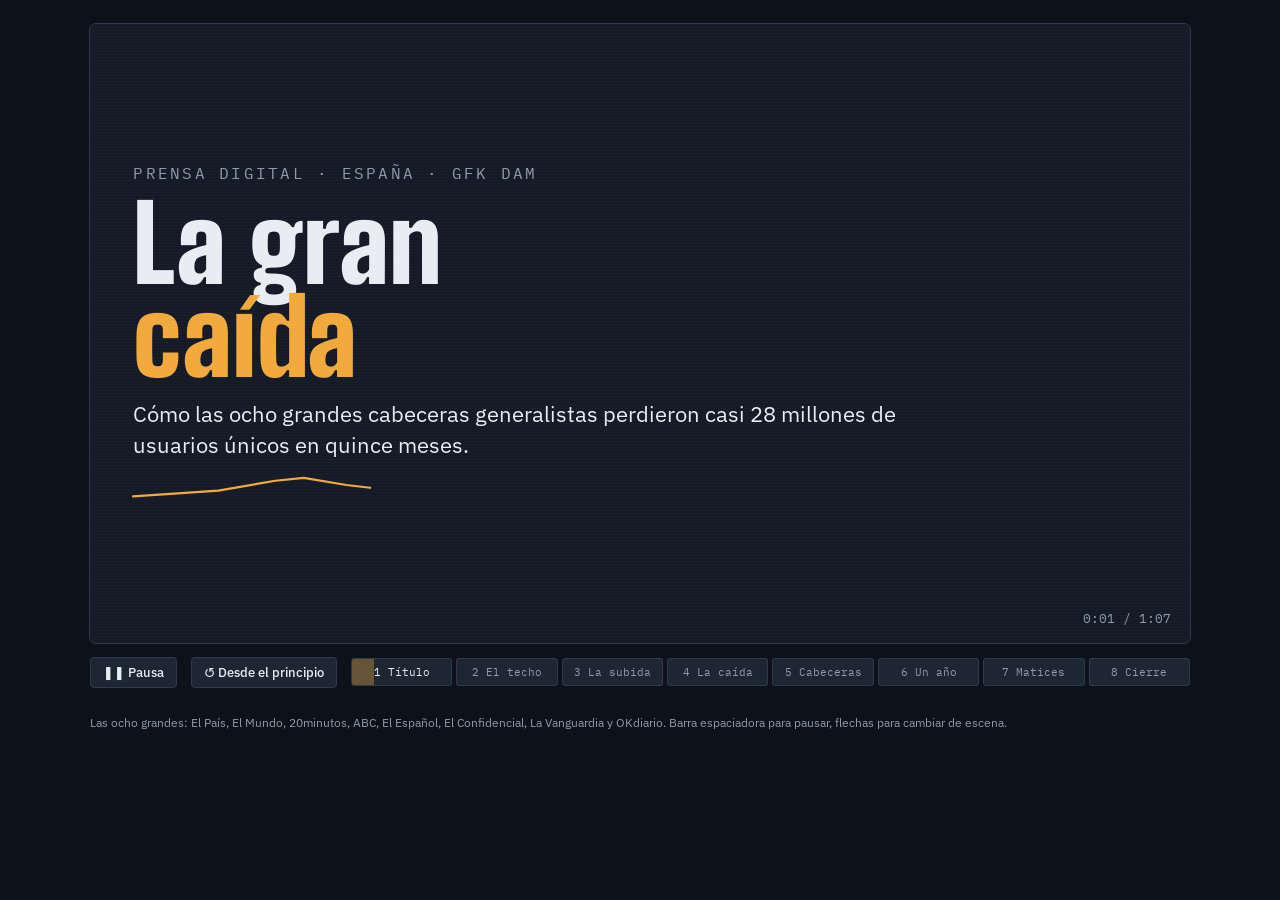
<file: la-gran-caida/index.html>
<!doctype html>
<html lang="es">
<head>
<meta charset="utf-8">
<meta name="viewport" content="width=device-width, initial-scale=1, viewport-fit=cover">
<meta name="description" content="La caída de la audiencia de las ocho grandes cabeceras digitales españolas según GfK DAM, 2022–2026.">
<title>La gran caída · Audiencia de la prensa digital</title>
<link rel="preconnect" href="https://fonts.googleapis.com">
<link rel="preconnect" href="https://fonts.gstatic.com" crossorigin>
<link rel="stylesheet" href="https://fonts.googleapis.com/css2?family=Big+Shoulders+Display:wght@500;800;900&family=IBM+Plex+Sans:wght@400;500&family=IBM+Plex+Mono:wght@400;500&display=swap">
<style>
/* Layout: a single 16:9 "screen" (4:5 on phones) playing eight timed scenes, transport bar underneath. Deliberately one dark look: a newsroom monitor at night. */
:root{
  --ink:#141b26;        /* stage background */
  --ink-2:#1d2734;      /* panels, grid */
  --paper:#e9edf2;      /* main text */
  --muted:#8e9aab;      /* captions */
  --amber:#f2a93b;      /* the audience line */
  --drop:#e2614f;       /* the fall */
  --rule:#2f3b4c;
  --f-display:"Big Shoulders Display","Arial Narrow",Impact,sans-serif;
  --f-body:"IBM Plex Sans",system-ui,-apple-system,"Segoe UI",sans-serif;
  --f-mono:"IBM Plex Mono",ui-monospace,Menlo,Consolas,monospace;
  color-scheme:dark;
}
html,body{background:#0d121a;color:var(--paper)}
body{font-family:var(--f-body);padding-left:max(16px,env(safe-area-inset-left,0px));padding-right:max(16px,env(safe-area-inset-right,0px));padding-block:24px}
.wrap{max-width:1100px;margin-inline:auto;display:flex;flex-direction:column;gap:14px}
.stage{position:relative;width:100%;aspect-ratio:16/9;background:var(--ink);border-radius:6px;overflow:hidden;container-type:size;outline:1px solid var(--rule)}
@media (max-width:640px){.stage{aspect-ratio:4/5}}
.scene{position:absolute;inset:0;padding:6cqmin 7cqmin;display:flex;flex-direction:column;justify-content:center;gap:2.4cqmin;opacity:0;pointer-events:none}
.scene.on{pointer-events:auto}
.eyebrow{font-family:var(--f-mono);font-size:2.6cqmin;letter-spacing:.14em;text-transform:uppercase;color:var(--muted)}
.big{font-family:var(--f-display);font-weight:900;line-height:.88;letter-spacing:.005em;text-wrap:balance;margin:0}
.t-xl{font-size:17cqmin}
.t-l{font-size:11cqmin}
.t-m{font-size:7.2cqmin}
.lead{font-size:3.6cqmin;line-height:1.4;max-width:60ch;color:var(--paper);margin:0;text-wrap:pretty}
.cap{font-size:2.9cqmin;line-height:1.45;color:var(--muted);max-width:62ch;margin:0}
.num{font-family:var(--f-display);font-weight:800;font-variant-numeric:tabular-nums}
.amber{color:var(--amber)} .drop{color:var(--drop)}
.row{display:flex;flex-wrap:wrap;gap:4cqmin 7cqmin;align-items:flex-end}
.stat .k{font-family:var(--f-mono);font-size:2.4cqmin;color:var(--muted);letter-spacing:.08em;text-transform:uppercase}
.stat .v{font-family:var(--f-display);font-weight:800;font-size:12cqmin;line-height:.9;font-variant-numeric:tabular-nums}
.chartbox{position:absolute;inset:0}
.chartbox svg{width:100%;height:100%;display:block}
.chart-text{position:absolute;left:7cqmin;top:6cqmin;right:7cqmin;display:flex;flex-direction:column;gap:1.4cqmin}
.bars{display:flex;flex-direction:column;gap:1.5cqmin;width:100%}
.bar{display:grid;grid-template-columns:22cqmin 1fr 14cqmin;align-items:center;gap:2cqmin;font-size:2.9cqmin}
.bar .name{white-space:nowrap;overflow:hidden;text-overflow:ellipsis}
.bar .track{position:relative;height:3.4cqmin}
.bar .ghost{position:absolute;inset:0 auto 0 0;border:1px dashed var(--rule);border-radius:2px}
.bar .fill{position:absolute;inset:0 auto 0 0;background:var(--amber);border-radius:2px}
.bar .pct{font-family:var(--f-mono);text-align:right;color:var(--drop);font-variant-numeric:tabular-nums}
.list{display:flex;flex-direction:column;gap:2.6cqmin;margin:0;padding:0;list-style:none}
.list li{display:grid;grid-template-columns:5cqmin 1fr;gap:2cqmin;font-size:3.4cqmin;line-height:1.4}
.list li span:first-child{font-family:var(--f-mono);color:var(--amber)}
.src{font-family:var(--f-mono);font-size:2.3cqmin;color:var(--muted);line-height:1.6}
.grain{position:absolute;inset:0;pointer-events:none;background:repeating-linear-gradient(0deg,rgba(255,255,255,.018) 0 1px,transparent 1px 3px)}
.clock{position:absolute;right:3cqmin;bottom:2.6cqmin;font-family:var(--f-mono);font-size:2.1cqmin;color:var(--muted)}
/* transport */
.transport{display:flex;flex-wrap:wrap;align-items:center;gap:10px 14px}
.btn{font:500 13px/1 var(--f-body);color:var(--paper);background:var(--ink-2);border:1px solid var(--rule);border-radius:4px;padding:8px 12px;cursor:pointer}
.btn:hover{border-color:var(--muted)}
.btn:focus-visible,.chap:focus-visible{outline:2px solid var(--amber);outline-offset:2px}
.chapters{display:flex;flex:1 1 320px;gap:4px;min-width:0}
.chap{flex:1 1 0;min-width:0;height:28px;position:relative;background:var(--ink-2);border:1px solid var(--rule);border-radius:3px;cursor:pointer;padding:0;overflow:hidden}
.chap i{position:absolute;inset:0 auto 0 0;width:0;background:rgba(242,169,59,.35)}
.chap span{position:relative;font:400 11px/26px var(--f-mono);color:var(--muted);white-space:nowrap;overflow:hidden;text-overflow:ellipsis;display:block;padding:0 6px}
.chap[aria-current="true"] span{color:var(--paper)}
.foot{font-size:12px;color:var(--muted);line-height:1.5}
@media (max-width:640px){.chap span{font-size:0}.chap span::before{content:attr(data-n);font-size:11px}}
*,*::before,*::after{box-sizing:border-box}
body{margin:0}
[hidden]{display:none!important}
</style>
</head>
<body>
<div class="wrap">
  <div class="stage" id="stage" role="region" aria-label="Pieza animada: la caída de la audiencia de la prensa digital">
    <!-- 1 -->
    <section class="scene" data-s="0" style="opacity:1">
      <div class="eyebrow">Prensa digital · España · GfK DAM</div>
      <h1 class="big t-xl">La gran<br><span class="amber">caída</span></h1>
      <p class="lead">Cómo las ocho grandes cabeceras generalistas perdieron casi 28 millones de usuarios únicos en quince meses.</p>
      <svg id="introLine" viewBox="0 0 400 40" style="width:46cqmin;height:auto;overflow:visible" aria-hidden="true">
        <path d="M0 30 L120 22 L200 8 L240 4 L300 14 L400 26" fill="none" stroke="var(--amber)" stroke-width="3" stroke-linecap="round" stroke-linejoin="round" pathLength="1" stroke-dasharray="1" stroke-dashoffset="0"></path>
      </svg>
    </section>
    <!-- 2 -->
    <section class="scene" data-s="1">
      <div class="eyebrow">Mayo de 2025 · el techo</div>
      <div class="big t-xl num amber" id="peakNum">141,1 M</div>
      <p class="lead">usuarios únicos mensuales sumando El País, El Mundo, 20minutos, ABC, El Español, El Confidencial, La Vanguardia y OKdiario. Nunca habían llegado tan alto.</p>
    </section>
    <!-- 3 + 4: chart -->
    <section class="scene" data-s="2" id="chartScene">
      <div class="chartbox" id="chartbox"></div>
      <div class="chart-text">
        <div class="eyebrow" id="chEyebrow">2022 – 2025 · la subida</div>
        <h2 class="big t-m" id="chTitle">Tres años de crecimiento</h2>
        <p class="cap" id="chCap">Una parte la puso el propio medidor: GfK empezó a contar el tráfico AMP en noviembre de 2022 y amplió su panel en febrero de 2025.</p>
      </div>
    </section>
    <!-- 5 -->
    <section class="scene" data-s="4">
      <div class="eyebrow">Del máximo de cada una a agosto de 2026</div>
      <h2 class="big t-m">Ninguna se salva</h2>
      <div class="bars" id="bars"></div>
      <p class="cap">Línea discontinua: el máximo de la cabecera desde enero de 2025. Barra: agosto de 2026.</p>
    </section>
    <!-- 6 -->
    <section class="scene" data-s="5">
      <div class="eyebrow">Agosto 2026 frente a agosto 2025</div>
      <div class="row">
        <div class="stat"><div class="k">Hace un año</div><div class="v">135,4 M</div></div>
        <div class="stat"><div class="k">Ahora</div><div class="v amber">113,2 M</div></div>
        <div class="stat"><div class="k">Interanual</div><div class="v drop" id="yoyNum">−16,4 %</div></div>
      </div>
      <p class="lead">Quien mejor resiste es El Español, líder en 35 de los 45 meses con ranking completo, y OKdiario, que pierde un 15 % desde su máximo. Los que más caen son 20minutos y La Vanguardia, casi un tercio.</p>
    </section>
    <!-- 7 -->
    <section class="scene" data-s="6">
      <div class="eyebrow">Antes de sacar conclusiones</div>
      <h2 class="big t-m">Lo que estos datos no dicen</h2>
      <ul class="list">
        <li><span>1</span><span>Son sumas sin deduplicar: quien lee tres periódicos cuenta tres veces.</span></li>
        <li><span>2</span><span>Cada mes solo se publica el top-10 de generalistas; los huecos quedan fuera.</span></li>
        <li><span>3</span><span>Esta serie no explica el porqué: no recoge de dónde llega el tráfico (buscadores, redes, asistentes de IA).</span></li>
        <li><span>4</span><span>En 2027 la AIMC cambia de medidor a Comscore, y la serie volverá a romperse.</span></li>
      </ul>
    </section>
    <!-- 8 -->
    <section class="scene" data-s="7">
      <h2 class="big t-l">De <span class="amber">141,1</span> a <span class="drop">113,2</span><br>millones</h2>
      <p class="lead">En quince meses, la gran prensa digital ha perdido uno de cada cinco usuarios únicos en la medición oficial.</p>
      <p class="src">Fuente: GfK DAM, usuarios únicos mensuales, recopilados de Red de Periodistas, CMS MAG, Dircomfidencial y El Español. Meses con las ocho cabeceras publicadas. Elaboración propia.</p>
    </section>
    <div class="grain"></div>
    <div class="clock" id="clock">0:00</div>
  </div>

  <div class="transport">
    <button class="btn" id="play" type="button" aria-label="Pausar">❚❚ Pausa</button>
    <button class="btn" id="restart" type="button">↺ Desde el principio</button>
    <div class="chapters" id="chapters"></div>
  </div>
  <p class="foot">Las ocho grandes: El País, El Mundo, 20minutos, ABC, El Español, El Confidencial, La Vanguardia y OKdiario. Barra espaciadora para pausar, flechas para cambiar de escena.</p>
</div>

<script>
(() => {
  // ---- data (GfK DAM, millones de usuarios únicos; meses con las 8 cabeceras publicadas) ----
  const SERIE = [['2022-08',87.6],['2022-10',83.6],['2022-11',110.5],['2023-02',115.2],['2023-03',112.9],['2023-04',111.1],['2023-05',121.2],['2023-06',111.8],['2023-07',119.3],['2023-08',109.9],['2023-09',112.6],['2023-10',118.7],['2023-11',119.6],['2023-12',124.6],['2024-01',125.9],['2024-03',121.9],['2024-06',117.0],['2024-07',124.7],['2024-08',122.6],['2024-10',124.4],['2024-12',124.9],['2025-03',140.2],['2025-04',138.7],['2025-05',141.1],['2025-06',135.6],['2025-08',135.4],['2025-09',133.6],['2025-10',136.7],['2025-11',126.4],['2025-12',131.6],['2026-05',122.7],['2026-07',120.0],['2026-08',113.2]];
  const PEAK_I = SERIE.findIndex((d) => d[0] === '2025-05');
  const CAB = [ // [medio, máximo desde ene-2025, mes del máximo, ago-2026]
    ['20minutos',18.932,'abr 25',12.930],['La Vanguardia',17.395,'mar 25',12.036],['El Mundo',20.081,'ene 26',14.973],['El Confidencial',17.720,'sep 25',13.351],
    ['El País',19.361,'ene 26',14.889],['ABC',17.770,'may 25',13.691],['El Español',20.481,'mar 25',17.035],['OKdiario',16.870,'mar 25',14.308]];
  const HITOS = [['2022-11','AMP'],['2025-02','Panel ampliado']];
  const MES = ['ene','feb','mar','abr','may','jun','jul','ago','sep','oct','nov','dic'];
  const fmt1 = (v) => v.toFixed(1).replace('.', ',');
  const pctS = (v) => (v < 0 ? '−' : '+') + Math.abs(v * 100).toFixed(1).replace('.', ',') + ' %';
  const tIdx = (p) => { const [y, m] = p.split('-').map(Number); return y * 12 + m - 1; };

  // ---- timeline ----
  const SC = [ // start, duration (s), label
    [0, 6, 'Título'], [6, 7, 'El techo'], [13, 10, 'La subida'], [23, 10, 'La caída'],
    [33, 11, 'Cabeceras'], [44, 8, 'Un año'], [52, 9, 'Matices'], [61, 6, 'Cierre']];
  const TOTAL = 67, FADE = 0.6;
  const reduce = matchMedia('(prefers-reduced-motion: reduce)').matches;
  const scenes = [...document.querySelectorAll('.scene')];
  const layerOf = (i) => (i === 3 ? 2 : i > 3 ? i - 1 : i); // scenes 2 & 3 share the chart layer
  const ease = (x) => 1 - Math.pow(1 - Math.min(1, Math.max(0, x)), 3);
  const clamp01 = (x) => Math.min(1, Math.max(0, x));
  let T = 0, playing = !reduce, last = null;

  // ---- chapters ----
  const chapEl = document.getElementById('chapters');
  const chaps = SC.map(([s, d, l], i) => {
    const b = document.createElement('button'); b.className = 'chap'; b.type = 'button'; b.setAttribute('aria-label', `Escena ${i + 1}: ${l}`);
    const fill = document.createElement('i'); const sp = document.createElement('span'); sp.textContent = `${i + 1} ${l}`; sp.dataset.n = String(i + 1);
    b.append(fill, sp); b.addEventListener('click', () => seek(reduce ? s + d - 0.01 : s + 0.001)); chapEl.appendChild(b);
    return { b, fill };
  });
  const playBtn = document.getElementById('play');
  const setPlay = (v) => { playing = v; playBtn.textContent = v ? '❚❚ Pausa' : '▶ Reproducir'; playBtn.setAttribute('aria-label', v ? 'Pausar' : 'Reproducir'); };
  playBtn.addEventListener('click', () => { if (!playing && T >= TOTAL) T = 0; setPlay(!playing); });
  document.getElementById('restart').addEventListener('click', () => { seek(0); setPlay(true); });
  const curScene = () => Math.max(0, SC.findIndex(([s, d]) => T >= s && T < s + d));
  document.addEventListener('keydown', (e) => {
    if (e.target.closest('button') && e.key === ' ') return;
    if (e.key === ' ') { e.preventDefault(); playBtn.click(); }
    if (e.key === 'ArrowRight') { const i = Math.min(SC.length - 1, curScene() + 1); seek(reduce ? SC[i][0] + SC[i][1] - 0.01 : SC[i][0] + 0.001); }
    if (e.key === 'ArrowLeft') { const i = Math.max(0, curScene() - 1); seek(reduce ? SC[i][0] + SC[i][1] - 0.01 : SC[i][0] + 0.001); }
  });
  function seek(t) { T = Math.min(TOTAL, Math.max(0, t)); draw(); }
  setPlay(playing);

  // ---- bars (scene 5) ----
  const barsEl = document.getElementById('bars');
  const maxV = Math.max(...CAB.map((c) => c[1]));
  const barRows = CAB.map(([n, pk, pm, now]) => {
    const r = document.createElement('div'); r.className = 'bar';
    const name = document.createElement('span'); name.className = 'name'; name.textContent = n;
    const tr = document.createElement('div'); tr.className = 'track';
    const g = document.createElement('div'); g.className = 'ghost'; g.style.width = (pk / maxV * 100) + '%';
    const f = document.createElement('div'); f.className = 'fill';
    tr.append(g, f);
    const p = document.createElement('span'); p.className = 'pct';
    r.append(name, tr, p); barsEl.appendChild(r);
    return { f, p, pk, now };
  });

  // ---- chart (scenes 3–4) ----
  const box = document.getElementById('chartbox');
  let C = null;
  function buildChart() {
    const W = box.clientWidth, H = box.clientHeight; if (!W || !H) return;
    const narrow = W / H < 1.2;
    const m = { l: W * 0.07, r: W * (narrow ? 0.17 : 0.12), t: H * (narrow ? 0.42 : 0.36), b: H * 0.12 };
    const t0 = tIdx(SERIE[0][0]), t1 = tIdx(SERIE[SERIE.length - 1][0]);
    const x = (p) => m.l + (tIdx(p) - t0) / (t1 - t0) * (W - m.l - m.r);
    const y = (v) => m.t + (1 - (v - 70) / (150 - 70)) * (H - m.t - m.b);
    const ns = 'http://www.w3.org/2000/svg';
    const el = (tag, attrs, parent) => { const e = document.createElementNS(ns, tag); for (const k in attrs) e.setAttribute(k, attrs[k]); (parent || svg).appendChild(e); return e; };
    box.replaceChildren();
    const svg = document.createElementNS(ns, 'svg'); svg.setAttribute('viewBox', `0 0 ${W} ${H}`); box.appendChild(svg);
    const fs = Math.max(10, Math.min(W, H) * 0.026);
    for (const v of [80, 100, 120, 140]) {
      el('line', { x1: m.l, x2: W - m.r, y1: y(v), y2: y(v), stroke: 'var(--rule)', 'stroke-width': 1 });
      el('text', { x: W - m.r + 8, y: y(v), dy: '0.35em', fill: 'var(--muted)', 'font-family': 'IBM Plex Mono, monospace', 'font-size': fs }).textContent = v + ' M';
    }
    for (let yr = 2023; yr <= 2026; yr++) el('text', { x: x(`${yr}-01`), y: H - m.b + fs * 1.8, 'text-anchor': 'middle', fill: 'var(--muted)', 'font-family': 'IBM Plex Mono, monospace', 'font-size': fs }).textContent = String(yr);
    const hit = HITOS.map(([p, lab]) => {
      const g = el('g', { opacity: 0 });
      el('line', { x1: x(p), x2: x(p), y1: m.t - fs * 0.4, y2: H - m.b, stroke: 'var(--muted)', 'stroke-dasharray': '4 4', 'stroke-width': 1 }, g);
      el('text', { x: x(p) + 6, y: H - m.b - 8, fill: 'var(--muted)', 'font-family': 'IBM Plex Mono, monospace', 'font-size': fs }, g).textContent = lab;
      return { g, p };
    });
    const area = el('path', { fill: 'var(--drop)', opacity: 0.16 });
    const rise = el('path', { fill: 'none', stroke: 'var(--amber)', 'stroke-width': Math.max(2.5, fs * 0.22), 'stroke-linecap': 'round', 'stroke-linejoin': 'round' });
    const fall = el('path', { fill: 'none', stroke: 'var(--drop)', 'stroke-width': Math.max(2.5, fs * 0.22), 'stroke-linecap': 'round', 'stroke-linejoin': 'round' });
    const head = el('circle', { r: fs * 0.42, fill: 'var(--amber)' });
    const peakDot = el('circle', { r: fs * 0.5, fill: 'none', stroke: 'var(--amber)', 'stroke-width': 2, opacity: 0 });
    const label = el('text', { 'font-family': 'Big Shoulders Display, Arial Narrow, sans-serif', 'font-weight': 800, 'font-size': fs * 2.2, fill: 'var(--paper)' });
    const sub = el('text', { 'font-family': 'IBM Plex Mono, monospace', 'font-size': fs, fill: 'var(--muted)' });
    const gap = el('line', { stroke: 'var(--drop)', 'stroke-width': 1.5, 'stroke-dasharray': '2 3', opacity: 0 });
    C = { x, y, m, W, H, fs, rise, fall, head, label, sub, hit, area, peakDot, gap };
  }
  const pathTo = (pts) => pts.map((p, i) => (i ? 'L' : 'M') + p[0].toFixed(1) + ' ' + p[1].toFixed(1)).join(' ');
  function partial(fromI, toI, f) { // points of SERIE[fromI..toI] drawn up to fraction f along index
    const pts = []; const span = toI - fromI; const pos = fromI + span * f; const k = Math.floor(pos);
    for (let i = fromI; i <= Math.min(k, toI); i++) pts.push([C.x(SERIE[i][0]), C.y(SERIE[i][1])]);
    if (k < toI) { const a = SERIE[k], b = SERIE[k + 1], u = pos - k; const xa = C.x(a[0]), xb = C.x(b[0]); pts.push([xa + (xb - xa) * u, C.y(a[1] + (b[1] - a[1]) * u)]); }
    return pts;
  }
  const lblMonth = (p) => MES[Number(p.slice(5)) - 1] + ' ' + p.slice(0, 4);
  function drawChart(t) { // t: seconds since chart start (0..20)
    if (!C) buildChart(); if (!C) return;
    const rising = t < 10;
    const fr = rising ? ease(t / 8.5) : 1;
    const ff = rising ? 0 : ease((t - 10) / 8);
    const rp = partial(0, PEAK_I, fr);
    C.rise.setAttribute('d', pathTo(rp));
    const fp = ff > 0 ? partial(PEAK_I, SERIE.length - 1, ff) : [];
    C.fall.setAttribute('d', fp.length ? pathTo(fp) : '');
    const tip = fp.length ? fp[fp.length - 1] : rp[rp.length - 1];
    C.head.setAttribute('cx', tip[0]); C.head.setAttribute('cy', tip[1]); C.head.setAttribute('fill', ff > 0 ? 'var(--drop)' : 'var(--amber)');
    const val = (C.H - C.m.b - tip[1]) / (C.H - C.m.t - C.m.b) * 80 + 70;
    const nearI = SERIE.reduce((bi, d, i) => (Math.abs(C.x(d[0]) - tip[0]) < Math.abs(C.x(SERIE[bi][0]) - tip[0]) ? i : bi), 0);
    const right = tip[0] > C.W * 0.62;
    C.label.setAttribute('x', tip[0] + (right ? -C.fs : C.fs)); C.label.setAttribute('y', tip[1] - C.fs * 0.9);
    C.label.setAttribute('text-anchor', right ? 'end' : 'start'); C.label.textContent = fmt1(val) + ' M';
    C.sub.setAttribute('x', tip[0] + (right ? -C.fs : C.fs)); C.sub.setAttribute('y', tip[1] - C.fs * 0.9 - C.fs * 2.4);
    C.sub.setAttribute('text-anchor', right ? 'end' : 'start'); C.sub.textContent = lblMonth(SERIE[nearI][0]);
    C.hit.forEach((h) => { const due = (tIdx(h.p) - tIdx(SERIE[0][0])) / (tIdx(SERIE[PEAK_I][0]) - tIdx(SERIE[0][0])); h.g.setAttribute('opacity', fr >= due ? 1 : 0); });
    const pk = [C.x(SERIE[PEAK_I][0]), C.y(SERIE[PEAK_I][1])];
    C.peakDot.setAttribute('cx', pk[0]); C.peakDot.setAttribute('cy', pk[1]); C.peakDot.setAttribute('opacity', fr >= 1 ? 1 : 0);
    if (fp.length > 1) {
      const a = [...fp, [tip[0], pk[1]], [pk[0], pk[1]]];
      C.area.setAttribute('d', pathTo(a) + 'Z');
      C.gap.setAttribute('x1', tip[0]); C.gap.setAttribute('x2', tip[0]); C.gap.setAttribute('y1', pk[1]); C.gap.setAttribute('y2', tip[1]); C.gap.setAttribute('opacity', 1);
    } else { C.area.setAttribute('d', ''); C.gap.setAttribute('opacity', 0); }
    // texts
    const eb = document.getElementById('chEyebrow'), ti = document.getElementById('chTitle'), cp = document.getElementById('chCap');
    if (rising) {
      eb.textContent = '2022 – 2025 · la subida'; ti.textContent = 'Tres años de crecimiento';
      cp.textContent = 'Una parte la puso el propio medidor: GfK empezó a contar el tráfico AMP en noviembre de 2022 y amplió su panel en febrero de 2025.';
    } else {
      const lost = SERIE[PEAK_I][1] - val;
      eb.textContent = 'Mayo 2025 – agosto 2026 · la caída';
      ti.innerHTML = ''; const s1 = document.createElement('span'); s1.className = 'drop'; s1.textContent = '−' + fmt1(Math.max(0, lost)) + ' M';
      ti.append(s1, document.createTextNode(' en quince meses'));
      cp.textContent = 'Del pico de 141,1 M a 113,2 M en agosto de 2026: un ' + fmt1((1 - 113.2 / 141.1) * 100) + ' % menos.';
    }
  }

  // ---- per-frame ----
  const peakNum = document.getElementById('peakNum'), yoy = document.getElementById('yoyNum'), intro = document.querySelector('#introLine path');
  function draw() {
    const si = curScene() === -1 ? SC.length - 1 : (T >= TOTAL ? SC.length - 1 : curScene());
    const layers = new Map();
    SC.forEach(([s, d], i) => {
      const L = layerOf(i);
      let o = 0;
      if (T >= s - FADE && T < s + d + FADE) o = Math.min(clamp01((T - s + FADE) / FADE), clamp01((s + d + FADE - T) / FADE));
      if (i === 0 && T < FADE) o = 1;
      if (i === SC.length - 1 && T >= s) o = 1;
      if (reduce) o = i === si ? 1 : 0;
      // the shared chart layer stays solid across its two scenes
      if (L === 2 && T >= SC[2][0] && T < SC[3][0] + SC[3][1]) o = reduce ? 1 : Math.max(o, 1);
      layers.set(L, Math.max(layers.get(L) || 0, o));
    });
    scenes.forEach((sc, L) => { const o = layers.get(L) || 0; sc.style.opacity = o.toFixed(3); sc.classList.toggle('on', o > 0.5); sc.setAttribute('aria-hidden', o > 0.5 ? 'false' : 'true'); });
    const lt = (i) => T - SC[i][0];
    intro.setAttribute('stroke-dashoffset', String(1 - ease(Math.max(T, reduce ? 6 : 0) / 3)));
    peakNum.textContent = fmt1(141.1 * ease(lt(1) / 3)) + ' M';
    if (T >= SC[2][0] - FADE && T < SC[3][0] + SC[3][1] + FADE) drawChart(Math.max(0, lt(2)));
    barRows.forEach((b, i) => {
      const p = ease((lt(4) - 0.8 - i * 0.35) / 2.2);
      const v = b.pk + (b.now - b.pk) * p;
      b.f.style.width = (v / maxV * 100) + '%';
      b.p.textContent = p > 0.02 ? pctS(v / b.pk - 1) : '';
    });
    yoy.textContent = pctS(-0.164 * ease((lt(5) - 0.6) / 2));
    const sec = Math.floor(T); document.getElementById('clock').textContent = `${Math.floor(sec / 60)}:${String(sec % 60).padStart(2, '0')} / 1:07`;
    chaps.forEach((c, i) => { const [s, d] = SC[i]; c.fill.style.width = (clamp01((T - s) / d) * 100) + '%'; c.b.setAttribute('aria-current', String(i === si)); });
  }
  function frame(ts) {
    if (last != null && playing) { T += (ts - last) / 1000; if (T >= TOTAL) { T = TOTAL; setPlay(false); } }
    last = ts; draw(); requestAnimationFrame(frame);
  }
  new ResizeObserver(() => { C = null; draw(); }).observe(box);
  if (reduce) T = SC[0][1] - 0.01;
  draw(); requestAnimationFrame(frame);
})();
</script>
</body>
</html>
</file>
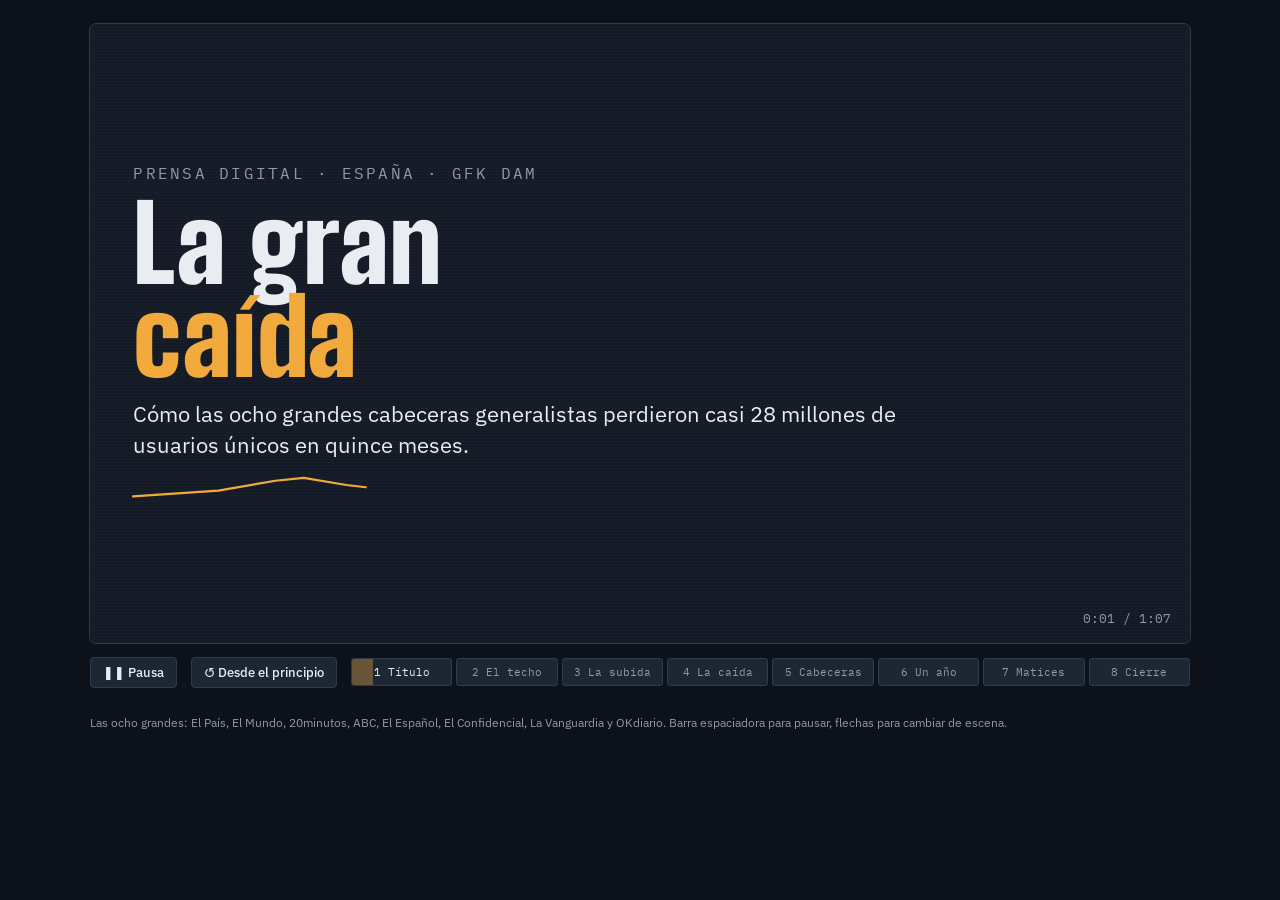
<file: La gran caída.html>
<!doctype html><html><head><meta charset=utf8><meta name=viewport content="width=device-width,initial-scale=1,viewport-fit=cover"><style>:root{color-scheme:light;box-sizing:border-box;padding-top:env(safe-area-inset-top,0px);padding-bottom:env(safe-area-inset-bottom,0px)}html{scroll-padding-top:env(safe-area-inset-top,0px)}body{margin:0;padding:0;font:14px -apple-system,BlinkMacSystemFont,sans-serif;background:#fff;color:#000}img{max-width:100%}[hidden]:not([hidden=until-found i]){display:none!important}</style></head><body>
<title>La gran caída</title>
<meta name="claude:viewport-fit-sides" content="cover">
<link rel="preconnect" href="https://fonts.googleapis.com">
<link rel="preconnect" href="https://fonts.gstatic.com" crossorigin>
<link rel="stylesheet" href="https://fonts.googleapis.com/css2?family=Big+Shoulders+Display:wght@500;800;900&family=IBM+Plex+Sans:wght@400;500&family=IBM+Plex+Mono:wght@400;500&display=swap">
<style>
/* Layout: a single 16:9 "screen" (4:5 on phones) playing eight timed scenes, transport bar underneath. Deliberately one dark look: a newsroom monitor at night. */
:root{
  --ink:#141b26;        /* stage background */
  --ink-2:#1d2734;      /* panels, grid */
  --paper:#e9edf2;      /* main text */
  --muted:#8e9aab;      /* captions */
  --amber:#f2a93b;      /* the audience line */
  --drop:#e2614f;       /* the fall */
  --rule:#2f3b4c;
  --f-display:"Big Shoulders Display","Arial Narrow",Impact,sans-serif;
  --f-body:"IBM Plex Sans",system-ui,-apple-system,"Segoe UI",sans-serif;
  --f-mono:"IBM Plex Mono",ui-monospace,Menlo,Consolas,monospace;
  color-scheme:dark;
}
html,body{background:#0d121a;color:var(--paper)}
body{font-family:var(--f-body);padding-left:max(16px,env(safe-area-inset-left,0px));padding-right:max(16px,env(safe-area-inset-right,0px));padding-block:24px}
.wrap{max-width:1100px;margin-inline:auto;display:flex;flex-direction:column;gap:14px}
.stage{position:relative;width:100%;aspect-ratio:16/9;background:var(--ink);border-radius:6px;overflow:hidden;container-type:size;outline:1px solid var(--rule)}
@media (max-width:640px){.stage{aspect-ratio:4/5}}
.scene{position:absolute;inset:0;padding:6cqmin 7cqmin;display:flex;flex-direction:column;justify-content:center;gap:2.4cqmin;opacity:0;pointer-events:none}
.scene.on{pointer-events:auto}
.eyebrow{font-family:var(--f-mono);font-size:2.6cqmin;letter-spacing:.14em;text-transform:uppercase;color:var(--muted)}
.big{font-family:var(--f-display);font-weight:900;line-height:.88;letter-spacing:.005em;text-wrap:balance;margin:0}
.t-xl{font-size:17cqmin}
.t-l{font-size:11cqmin}
.t-m{font-size:7.2cqmin}
.lead{font-size:3.6cqmin;line-height:1.4;max-width:60ch;color:var(--paper);margin:0;text-wrap:pretty}
.cap{font-size:2.9cqmin;line-height:1.45;color:var(--muted);max-width:62ch;margin:0}
.num{font-family:var(--f-display);font-weight:800;font-variant-numeric:tabular-nums}
.amber{color:var(--amber)} .drop{color:var(--drop)}
.row{display:flex;flex-wrap:wrap;gap:4cqmin 7cqmin;align-items:flex-end}
.stat .k{font-family:var(--f-mono);font-size:2.4cqmin;color:var(--muted);letter-spacing:.08em;text-transform:uppercase}
.stat .v{font-family:var(--f-display);font-weight:800;font-size:12cqmin;line-height:.9;font-variant-numeric:tabular-nums}
.chartbox{position:absolute;inset:0}
.chartbox svg{width:100%;height:100%;display:block}
.chart-text{position:absolute;left:7cqmin;top:6cqmin;right:7cqmin;display:flex;flex-direction:column;gap:1.4cqmin}
.bars{display:flex;flex-direction:column;gap:1.5cqmin;width:100%}
.bar{display:grid;grid-template-columns:22cqmin 1fr 14cqmin;align-items:center;gap:2cqmin;font-size:2.9cqmin}
.bar .name{white-space:nowrap;overflow:hidden;text-overflow:ellipsis}
.bar .track{position:relative;height:3.4cqmin}
.bar .ghost{position:absolute;inset:0 auto 0 0;border:1px dashed var(--rule);border-radius:2px}
.bar .fill{position:absolute;inset:0 auto 0 0;background:var(--amber);border-radius:2px}
.bar .pct{font-family:var(--f-mono);text-align:right;color:var(--drop);font-variant-numeric:tabular-nums}
.list{display:flex;flex-direction:column;gap:2.6cqmin;margin:0;padding:0;list-style:none}
.list li{display:grid;grid-template-columns:5cqmin 1fr;gap:2cqmin;font-size:3.4cqmin;line-height:1.4}
.list li span:first-child{font-family:var(--f-mono);color:var(--amber)}
.src{font-family:var(--f-mono);font-size:2.3cqmin;color:var(--muted);line-height:1.6}
.grain{position:absolute;inset:0;pointer-events:none;background:repeating-linear-gradient(0deg,rgba(255,255,255,.018) 0 1px,transparent 1px 3px)}
.clock{position:absolute;right:3cqmin;bottom:2.6cqmin;font-family:var(--f-mono);font-size:2.1cqmin;color:var(--muted)}
/* transport */
.transport{display:flex;flex-wrap:wrap;align-items:center;gap:10px 14px}
.btn{font:500 13px/1 var(--f-body);color:var(--paper);background:var(--ink-2);border:1px solid var(--rule);border-radius:4px;padding:8px 12px;cursor:pointer}
.btn:hover{border-color:var(--muted)}
.btn:focus-visible,.chap:focus-visible{outline:2px solid var(--amber);outline-offset:2px}
.chapters{display:flex;flex:1 1 320px;gap:4px;min-width:0}
.chap{flex:1 1 0;min-width:0;height:28px;position:relative;background:var(--ink-2);border:1px solid var(--rule);border-radius:3px;cursor:pointer;padding:0;overflow:hidden}
.chap i{position:absolute;inset:0 auto 0 0;width:0;background:rgba(242,169,59,.35)}
.chap span{position:relative;font:400 11px/26px var(--f-mono);color:var(--muted);white-space:nowrap;overflow:hidden;text-overflow:ellipsis;display:block;padding:0 6px}
.chap[aria-current="true"] span{color:var(--paper)}
.foot{font-size:12px;color:var(--muted);line-height:1.5}
@media (max-width:640px){.chap span{font-size:0}.chap span::before{content:attr(data-n);font-size:11px}}
</style>

<div class="wrap">
  <div class="stage" id="stage" role="region" aria-label="Pieza animada: la caída de la audiencia de la prensa digital">
    <!-- 1 -->
    <section class="scene" data-s="0" style="opacity:1">
      <div class="eyebrow">Prensa digital · España · GfK DAM</div>
      <h1 class="big t-xl">La gran<br><span class="amber">caída</span></h1>
      <p class="lead">Cómo las ocho grandes cabeceras generalistas perdieron casi 28 millones de usuarios únicos en quince meses.</p>
      <svg id="introLine" viewBox="0 0 400 40" style="width:46cqmin;height:auto;overflow:visible" aria-hidden="true">
        <path d="M0 30 L120 22 L200 8 L240 4 L300 14 L400 26" fill="none" stroke="var(--amber)" stroke-width="3" stroke-linecap="round" stroke-linejoin="round" pathLength="1" stroke-dasharray="1" stroke-dashoffset="0"></path>
      </svg>
    </section>
    <!-- 2 -->
    <section class="scene" data-s="1">
      <div class="eyebrow">Mayo de 2025 · el techo</div>
      <div class="big t-xl num amber" id="peakNum">141,1 M</div>
      <p class="lead">usuarios únicos mensuales sumando El País, El Mundo, 20minutos, ABC, El Español, El Confidencial, La Vanguardia y OKdiario. Nunca habían llegado tan alto.</p>
    </section>
    <!-- 3 + 4: chart -->
    <section class="scene" data-s="2" id="chartScene">
      <div class="chartbox" id="chartbox"></div>
      <div class="chart-text">
        <div class="eyebrow" id="chEyebrow">2022 – 2025 · la subida</div>
        <h2 class="big t-m" id="chTitle">Tres años de crecimiento</h2>
        <p class="cap" id="chCap">Una parte la puso el propio medidor: GfK empezó a contar el tráfico AMP en noviembre de 2022 y amplió su panel en febrero de 2025.</p>
      </div>
    </section>
    <!-- 5 -->
    <section class="scene" data-s="4">
      <div class="eyebrow">Del máximo de cada una a agosto de 2026</div>
      <h2 class="big t-m">Ninguna se salva</h2>
      <div class="bars" id="bars"></div>
      <p class="cap">Línea discontinua: el máximo de la cabecera desde enero de 2025. Barra: agosto de 2026.</p>
    </section>
    <!-- 6 -->
    <section class="scene" data-s="5">
      <div class="eyebrow">Agosto 2026 frente a agosto 2025</div>
      <div class="row">
        <div class="stat"><div class="k">Hace un año</div><div class="v">135,4 M</div></div>
        <div class="stat"><div class="k">Ahora</div><div class="v amber">113,2 M</div></div>
        <div class="stat"><div class="k">Interanual</div><div class="v drop" id="yoyNum">−16,4 %</div></div>
      </div>
      <p class="lead">Quien mejor resiste es El Español, líder en 35 de los 45 meses con ranking completo, y OKdiario, que pierde un 15 % desde su máximo. Los que más caen son 20minutos y La Vanguardia, casi un tercio.</p>
    </section>
    <!-- 7 -->
    <section class="scene" data-s="6">
      <div class="eyebrow">Antes de sacar conclusiones</div>
      <h2 class="big t-m">Lo que estos datos no dicen</h2>
      <ul class="list">
        <li><span>1</span><span>Son sumas sin deduplicar: quien lee tres periódicos cuenta tres veces.</span></li>
        <li><span>2</span><span>Cada mes solo se publica el top-10 de generalistas; los huecos quedan fuera.</span></li>
        <li><span>3</span><span>Esta serie no explica el porqué: no recoge de dónde llega el tráfico (buscadores, redes, asistentes de IA).</span></li>
        <li><span>4</span><span>En 2027 la AIMC cambia de medidor a Comscore, y la serie volverá a romperse.</span></li>
      </ul>
    </section>
    <!-- 8 -->
    <section class="scene" data-s="7">
      <h2 class="big t-l">De <span class="amber">141,1</span> a <span class="drop">113,2</span><br>millones</h2>
      <p class="lead">En quince meses, la gran prensa digital ha perdido uno de cada cinco usuarios únicos en la medición oficial.</p>
      <p class="src">Fuente: GfK DAM, usuarios únicos mensuales, recopilados de Red de Periodistas, CMS MAG, Dircomfidencial y El Español. Meses con las ocho cabeceras publicadas. Elaboración propia.</p>
    </section>
    <div class="grain"></div>
    <div class="clock" id="clock">0:00</div>
  </div>

  <div class="transport">
    <button class="btn" id="play" type="button" aria-label="Pausar">❚❚ Pausa</button>
    <button class="btn" id="restart" type="button">↺ Desde el principio</button>
    <div class="chapters" id="chapters"></div>
  </div>
  <p class="foot">Las ocho grandes: El País, El Mundo, 20minutos, ABC, El Español, El Confidencial, La Vanguardia y OKdiario. Barra espaciadora para pausar, flechas para cambiar de escena.</p>
</div>

<script>
(() => {
  // ---- data (GfK DAM, millones de usuarios únicos; meses con las 8 cabeceras publicadas) ----
  const SERIE = [['2022-08',87.6],['2022-10',83.6],['2022-11',110.5],['2023-02',115.2],['2023-03',112.9],['2023-04',111.1],['2023-05',121.2],['2023-06',111.8],['2023-07',119.3],['2023-08',109.9],['2023-09',112.6],['2023-10',118.7],['2023-11',119.6],['2023-12',124.6],['2024-01',125.9],['2024-03',121.9],['2024-06',117.0],['2024-07',124.7],['2024-08',122.6],['2024-10',124.4],['2024-12',124.9],['2025-03',140.2],['2025-04',138.7],['2025-05',141.1],['2025-06',135.6],['2025-08',135.4],['2025-09',133.6],['2025-10',136.7],['2025-11',126.4],['2025-12',131.6],['2026-05',122.7],['2026-07',120.0],['2026-08',113.2]];
  const PEAK_I = SERIE.findIndex((d) => d[0] === '2025-05');
  const CAB = [ // [medio, máximo desde ene-2025, mes del máximo, ago-2026]
    ['20minutos',18.932,'abr 25',12.930],['La Vanguardia',17.395,'mar 25',12.036],['El Mundo',20.081,'ene 26',14.973],['El Confidencial',17.720,'sep 25',13.351],
    ['El País',19.361,'ene 26',14.889],['ABC',17.770,'may 25',13.691],['El Español',20.481,'mar 25',17.035],['OKdiario',16.870,'mar 25',14.308]];
  const HITOS = [['2022-11','AMP'],['2025-02','Panel ampliado']];
  const MES = ['ene','feb','mar','abr','may','jun','jul','ago','sep','oct','nov','dic'];
  const fmt1 = (v) => v.toFixed(1).replace('.', ',');
  const pctS = (v) => (v < 0 ? '−' : '+') + Math.abs(v * 100).toFixed(1).replace('.', ',') + ' %';
  const tIdx = (p) => { const [y, m] = p.split('-').map(Number); return y * 12 + m - 1; };

  // ---- timeline ----
  const SC = [ // start, duration (s), label
    [0, 6, 'Título'], [6, 7, 'El techo'], [13, 10, 'La subida'], [23, 10, 'La caída'],
    [33, 11, 'Cabeceras'], [44, 8, 'Un año'], [52, 9, 'Matices'], [61, 6, 'Cierre']];
  const TOTAL = 67, FADE = 0.6;
  const reduce = matchMedia('(prefers-reduced-motion: reduce)').matches;
  const scenes = [...document.querySelectorAll('.scene')];
  const layerOf = (i) => (i === 3 ? 2 : i > 3 ? i - 1 : i); // scenes 2 & 3 share the chart layer
  const ease = (x) => 1 - Math.pow(1 - Math.min(1, Math.max(0, x)), 3);
  const clamp01 = (x) => Math.min(1, Math.max(0, x));
  let T = 0, playing = !reduce, last = null;

  // ---- chapters ----
  const chapEl = document.getElementById('chapters');
  const chaps = SC.map(([s, d, l], i) => {
    const b = document.createElement('button'); b.className = 'chap'; b.type = 'button'; b.setAttribute('aria-label', `Escena ${i + 1}: ${l}`);
    const fill = document.createElement('i'); const sp = document.createElement('span'); sp.textContent = `${i + 1} ${l}`; sp.dataset.n = String(i + 1);
    b.append(fill, sp); b.addEventListener('click', () => seek(reduce ? s + d - 0.01 : s + 0.001)); chapEl.appendChild(b);
    return { b, fill };
  });
  const playBtn = document.getElementById('play');
  const setPlay = (v) => { playing = v; playBtn.textContent = v ? '❚❚ Pausa' : '▶ Reproducir'; playBtn.setAttribute('aria-label', v ? 'Pausar' : 'Reproducir'); };
  playBtn.addEventListener('click', () => { if (!playing && T >= TOTAL) T = 0; setPlay(!playing); });
  document.getElementById('restart').addEventListener('click', () => { seek(0); setPlay(true); });
  const curScene = () => Math.max(0, SC.findIndex(([s, d]) => T >= s && T < s + d));
  document.addEventListener('keydown', (e) => {
    if (e.target.closest('button') && e.key === ' ') return;
    if (e.key === ' ') { e.preventDefault(); playBtn.click(); }
    if (e.key === 'ArrowRight') { const i = Math.min(SC.length - 1, curScene() + 1); seek(reduce ? SC[i][0] + SC[i][1] - 0.01 : SC[i][0] + 0.001); }
    if (e.key === 'ArrowLeft') { const i = Math.max(0, curScene() - 1); seek(reduce ? SC[i][0] + SC[i][1] - 0.01 : SC[i][0] + 0.001); }
  });
  function seek(t) { T = Math.min(TOTAL, Math.max(0, t)); draw(); }
  setPlay(playing);

  // ---- bars (scene 5) ----
  const barsEl = document.getElementById('bars');
  const maxV = Math.max(...CAB.map((c) => c[1]));
  const barRows = CAB.map(([n, pk, pm, now]) => {
    const r = document.createElement('div'); r.className = 'bar';
    const name = document.createElement('span'); name.className = 'name'; name.textContent = n;
    const tr = document.createElement('div'); tr.className = 'track';
    const g = document.createElement('div'); g.className = 'ghost'; g.style.width = (pk / maxV * 100) + '%';
    const f = document.createElement('div'); f.className = 'fill';
    tr.append(g, f);
    const p = document.createElement('span'); p.className = 'pct';
    r.append(name, tr, p); barsEl.appendChild(r);
    return { f, p, pk, now };
  });

  // ---- chart (scenes 3–4) ----
  const box = document.getElementById('chartbox');
  let C = null;
  function buildChart() {
    const W = box.clientWidth, H = box.clientHeight; if (!W || !H) return;
    const narrow = W / H < 1.2;
    const m = { l: W * 0.07, r: W * (narrow ? 0.17 : 0.12), t: H * (narrow ? 0.42 : 0.36), b: H * 0.12 };
    const t0 = tIdx(SERIE[0][0]), t1 = tIdx(SERIE[SERIE.length - 1][0]);
    const x = (p) => m.l + (tIdx(p) - t0) / (t1 - t0) * (W - m.l - m.r);
    const y = (v) => m.t + (1 - (v - 70) / (150 - 70)) * (H - m.t - m.b);
    const ns = 'http://www.w3.org/2000/svg';
    const el = (tag, attrs, parent) => { const e = document.createElementNS(ns, tag); for (const k in attrs) e.setAttribute(k, attrs[k]); (parent || svg).appendChild(e); return e; };
    box.replaceChildren();
    const svg = document.createElementNS(ns, 'svg'); svg.setAttribute('viewBox', `0 0 ${W} ${H}`); box.appendChild(svg);
    const fs = Math.max(10, Math.min(W, H) * 0.026);
    for (const v of [80, 100, 120, 140]) {
      el('line', { x1: m.l, x2: W - m.r, y1: y(v), y2: y(v), stroke: 'var(--rule)', 'stroke-width': 1 });
      el('text', { x: W - m.r + 8, y: y(v), dy: '0.35em', fill: 'var(--muted)', 'font-family': 'IBM Plex Mono, monospace', 'font-size': fs }).textContent = v + ' M';
    }
    for (let yr = 2023; yr <= 2026; yr++) el('text', { x: x(`${yr}-01`), y: H - m.b + fs * 1.8, 'text-anchor': 'middle', fill: 'var(--muted)', 'font-family': 'IBM Plex Mono, monospace', 'font-size': fs }).textContent = String(yr);
    const hit = HITOS.map(([p, lab]) => {
      const g = el('g', { opacity: 0 });
      el('line', { x1: x(p), x2: x(p), y1: m.t - fs * 0.4, y2: H - m.b, stroke: 'var(--muted)', 'stroke-dasharray': '4 4', 'stroke-width': 1 }, g);
      el('text', { x: x(p) + 6, y: H - m.b - 8, fill: 'var(--muted)', 'font-family': 'IBM Plex Mono, monospace', 'font-size': fs }, g).textContent = lab;
      return { g, p };
    });
    const area = el('path', { fill: 'var(--drop)', opacity: 0.16 });
    const rise = el('path', { fill: 'none', stroke: 'var(--amber)', 'stroke-width': Math.max(2.5, fs * 0.22), 'stroke-linecap': 'round', 'stroke-linejoin': 'round' });
    const fall = el('path', { fill: 'none', stroke: 'var(--drop)', 'stroke-width': Math.max(2.5, fs * 0.22), 'stroke-linecap': 'round', 'stroke-linejoin': 'round' });
    const head = el('circle', { r: fs * 0.42, fill: 'var(--amber)' });
    const peakDot = el('circle', { r: fs * 0.5, fill: 'none', stroke: 'var(--amber)', 'stroke-width': 2, opacity: 0 });
    const label = el('text', { 'font-family': 'Big Shoulders Display, Arial Narrow, sans-serif', 'font-weight': 800, 'font-size': fs * 2.2, fill: 'var(--paper)' });
    const sub = el('text', { 'font-family': 'IBM Plex Mono, monospace', 'font-size': fs, fill: 'var(--muted)' });
    const gap = el('line', { stroke: 'var(--drop)', 'stroke-width': 1.5, 'stroke-dasharray': '2 3', opacity: 0 });
    C = { x, y, m, W, H, fs, rise, fall, head, label, sub, hit, area, peakDot, gap };
  }
  const pathTo = (pts) => pts.map((p, i) => (i ? 'L' : 'M') + p[0].toFixed(1) + ' ' + p[1].toFixed(1)).join(' ');
  function partial(fromI, toI, f) { // points of SERIE[fromI..toI] drawn up to fraction f along index
    const pts = []; const span = toI - fromI; const pos = fromI + span * f; const k = Math.floor(pos);
    for (let i = fromI; i <= Math.min(k, toI); i++) pts.push([C.x(SERIE[i][0]), C.y(SERIE[i][1])]);
    if (k < toI) { const a = SERIE[k], b = SERIE[k + 1], u = pos - k; const xa = C.x(a[0]), xb = C.x(b[0]); pts.push([xa + (xb - xa) * u, C.y(a[1] + (b[1] - a[1]) * u)]); }
    return pts;
  }
  const lblMonth = (p) => MES[Number(p.slice(5)) - 1] + ' ' + p.slice(0, 4);
  function drawChart(t) { // t: seconds since chart start (0..20)
    if (!C) buildChart(); if (!C) return;
    const rising = t < 10;
    const fr = rising ? ease(t / 8.5) : 1;
    const ff = rising ? 0 : ease((t - 10) / 8);
    const rp = partial(0, PEAK_I, fr);
    C.rise.setAttribute('d', pathTo(rp));
    const fp = ff > 0 ? partial(PEAK_I, SERIE.length - 1, ff) : [];
    C.fall.setAttribute('d', fp.length ? pathTo(fp) : '');
    const tip = fp.length ? fp[fp.length - 1] : rp[rp.length - 1];
    C.head.setAttribute('cx', tip[0]); C.head.setAttribute('cy', tip[1]); C.head.setAttribute('fill', ff > 0 ? 'var(--drop)' : 'var(--amber)');
    const val = (C.H - C.m.b - tip[1]) / (C.H - C.m.t - C.m.b) * 80 + 70;
    const nearI = SERIE.reduce((bi, d, i) => (Math.abs(C.x(d[0]) - tip[0]) < Math.abs(C.x(SERIE[bi][0]) - tip[0]) ? i : bi), 0);
    const right = tip[0] > C.W * 0.62;
    C.label.setAttribute('x', tip[0] + (right ? -C.fs : C.fs)); C.label.setAttribute('y', tip[1] - C.fs * 0.9);
    C.label.setAttribute('text-anchor', right ? 'end' : 'start'); C.label.textContent = fmt1(val) + ' M';
    C.sub.setAttribute('x', tip[0] + (right ? -C.fs : C.fs)); C.sub.setAttribute('y', tip[1] - C.fs * 0.9 - C.fs * 2.4);
    C.sub.setAttribute('text-anchor', right ? 'end' : 'start'); C.sub.textContent = lblMonth(SERIE[nearI][0]);
    C.hit.forEach((h) => { const due = (tIdx(h.p) - tIdx(SERIE[0][0])) / (tIdx(SERIE[PEAK_I][0]) - tIdx(SERIE[0][0])); h.g.setAttribute('opacity', fr >= due ? 1 : 0); });
    const pk = [C.x(SERIE[PEAK_I][0]), C.y(SERIE[PEAK_I][1])];
    C.peakDot.setAttribute('cx', pk[0]); C.peakDot.setAttribute('cy', pk[1]); C.peakDot.setAttribute('opacity', fr >= 1 ? 1 : 0);
    if (fp.length > 1) {
      const a = [...fp, [tip[0], pk[1]], [pk[0], pk[1]]];
      C.area.setAttribute('d', pathTo(a) + 'Z');
      C.gap.setAttribute('x1', tip[0]); C.gap.setAttribute('x2', tip[0]); C.gap.setAttribute('y1', pk[1]); C.gap.setAttribute('y2', tip[1]); C.gap.setAttribute('opacity', 1);
    } else { C.area.setAttribute('d', ''); C.gap.setAttribute('opacity', 0); }
    // texts
    const eb = document.getElementById('chEyebrow'), ti = document.getElementById('chTitle'), cp = document.getElementById('chCap');
    if (rising) {
      eb.textContent = '2022 – 2025 · la subida'; ti.textContent = 'Tres años de crecimiento';
      cp.textContent = 'Una parte la puso el propio medidor: GfK empezó a contar el tráfico AMP en noviembre de 2022 y amplió su panel en febrero de 2025.';
    } else {
      const lost = SERIE[PEAK_I][1] - val;
      eb.textContent = 'Mayo 2025 – agosto 2026 · la caída';
      ti.innerHTML = ''; const s1 = document.createElement('span'); s1.className = 'drop'; s1.textContent = '−' + fmt1(Math.max(0, lost)) + ' M';
      ti.append(s1, document.createTextNode(' en quince meses'));
      cp.textContent = 'Del pico de 141,1 M a 113,2 M en agosto de 2026: un ' + fmt1((1 - 113.2 / 141.1) * 100) + ' % menos.';
    }
  }

  // ---- per-frame ----
  const peakNum = document.getElementById('peakNum'), yoy = document.getElementById('yoyNum'), intro = document.querySelector('#introLine path');
  function draw() {
    const si = curScene() === -1 ? SC.length - 1 : (T >= TOTAL ? SC.length - 1 : curScene());
    const layers = new Map();
    SC.forEach(([s, d], i) => {
      const L = layerOf(i);
      let o = 0;
      if (T >= s - FADE && T < s + d + FADE) o = Math.min(clamp01((T - s + FADE) / FADE), clamp01((s + d + FADE - T) / FADE));
      if (i === 0 && T < FADE) o = 1;
      if (i === SC.length - 1 && T >= s) o = 1;
      if (reduce) o = i === si ? 1 : 0;
      // the shared chart layer stays solid across its two scenes
      if (L === 2 && T >= SC[2][0] && T < SC[3][0] + SC[3][1]) o = reduce ? 1 : Math.max(o, 1);
      layers.set(L, Math.max(layers.get(L) || 0, o));
    });
    scenes.forEach((sc, L) => { const o = layers.get(L) || 0; sc.style.opacity = o.toFixed(3); sc.classList.toggle('on', o > 0.5); sc.setAttribute('aria-hidden', o > 0.5 ? 'false' : 'true'); });
    const lt = (i) => T - SC[i][0];
    intro.setAttribute('stroke-dashoffset', String(1 - ease(Math.max(T, reduce ? 6 : 0) / 3)));
    peakNum.textContent = fmt1(141.1 * ease(lt(1) / 3)) + ' M';
    if (T >= SC[2][0] - FADE && T < SC[3][0] + SC[3][1] + FADE) drawChart(Math.max(0, lt(2)));
    barRows.forEach((b, i) => {
      const p = ease((lt(4) - 0.8 - i * 0.35) / 2.2);
      const v = b.pk + (b.now - b.pk) * p;
      b.f.style.width = (v / maxV * 100) + '%';
      b.p.textContent = p > 0.02 ? pctS(v / b.pk - 1) : '';
    });
    yoy.textContent = pctS(-0.164 * ease((lt(5) - 0.6) / 2));
    const sec = Math.floor(T); document.getElementById('clock').textContent = `${Math.floor(sec / 60)}:${String(sec % 60).padStart(2, '0')} / 1:07`;
    chaps.forEach((c, i) => { const [s, d] = SC[i]; c.fill.style.width = (clamp01((T - s) / d) * 100) + '%'; c.b.setAttribute('aria-current', String(i === si)); });
  }
  function frame(ts) {
    if (last != null && playing) { T += (ts - last) / 1000; if (T >= TOTAL) { T = TOTAL; setPlay(false); } }
    last = ts; draw(); requestAnimationFrame(frame);
  }
  new ResizeObserver(() => { C = null; draw(); }).observe(box);
  if (reduce) T = SC[0][1] - 0.01;
  draw(); requestAnimationFrame(frame);
})();
</script>

</body></html>
</file>
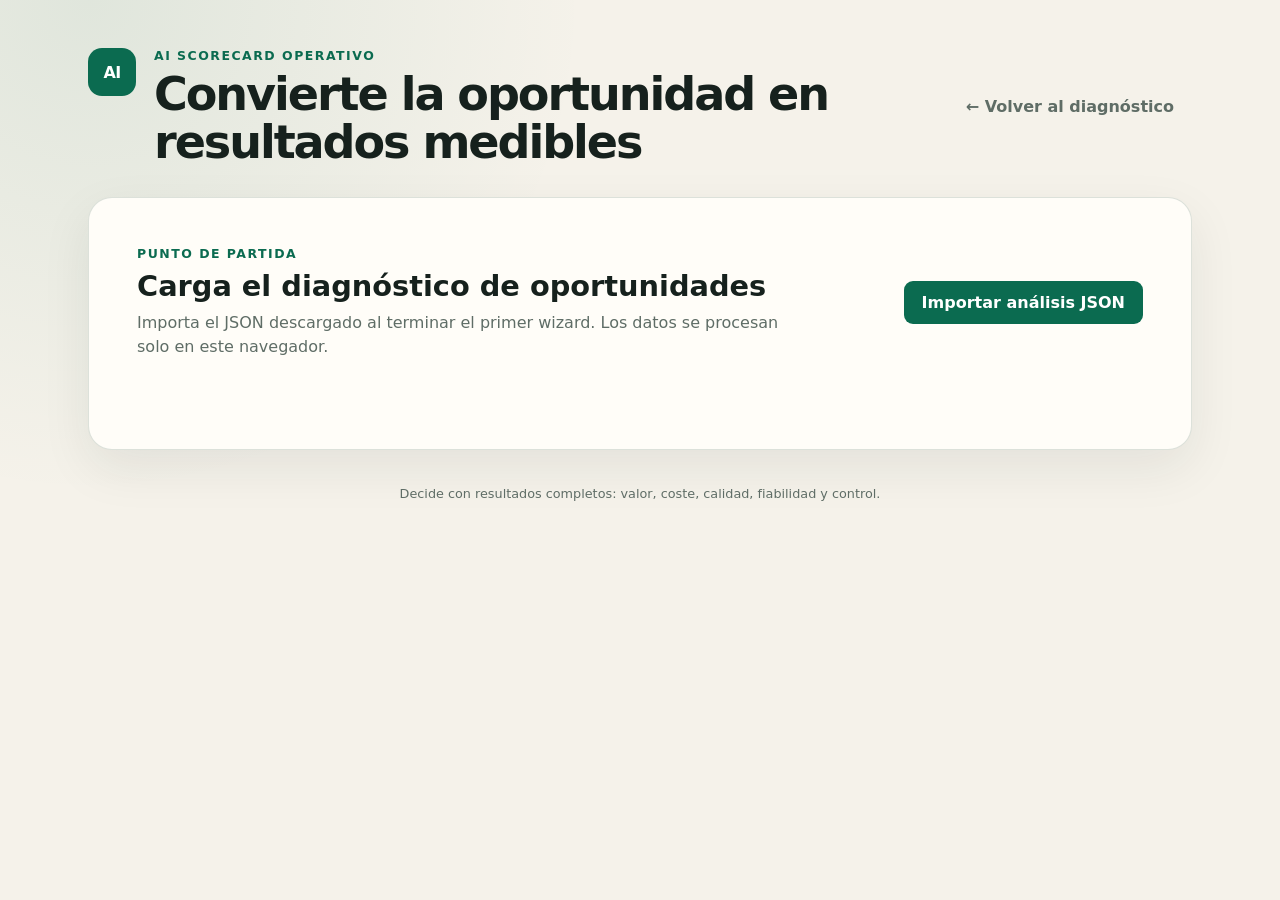
<file: AIscorecard/scorecard.html>
<!doctype html>
<html lang="es">
<head>
  <meta charset="utf-8">
  <meta name="viewport" content="width=device-width, initial-scale=1">
  <meta name="description" content="Configurador operativo de AI Scorecard para medir trabajo útil, coste, fiabilidad, valor y control.">
  <title>Configurar AI Scorecard</title>
  <link rel="icon" href="data:image/svg+xml,%3Csvg xmlns='http://www.w3.org/2000/svg' viewBox='0 0 64 64'%3E%3Crect width='64' height='64' rx='16' fill='%230b6b50'/%3E%3Ctext x='32' y='39' text-anchor='middle' font-family='Arial' font-size='24' font-weight='700' fill='white'%3EAI%3C/text%3E%3C/svg%3E">
  <link rel="stylesheet" href="styles.css?v=2">
  <link rel="stylesheet" href="scorecard.css?v=2">
</head>
<body>
  <header class="app-header scorecard-header">
    <div class="brand">
      <span class="brand-mark" aria-hidden="true">AI</span>
      <div>
        <p class="eyebrow">AI Scorecard operativo</p>
        <h1>Convierte la oportunidad en resultados medibles</h1>
      </div>
    </div>
    <a class="button ghost back-link" href="index.html">← Volver al diagnóstico</a>
  </header>

  <main class="app-shell scorecard-shell">
    <section id="analysisLoader" class="analysis-loader" aria-labelledby="loaderTitle">
      <div>
        <p class="step-kicker">Punto de partida</p>
        <h2 id="loaderTitle">Carga el diagnóstico de oportunidades</h2>
        <p>Importa el JSON descargado al terminar el primer wizard. Los datos se procesan solo en este navegador.</p>
      </div>
      <label class="button primary file-button">
        Importar análisis JSON
        <input id="analysisFile" type="file" accept="application/json,.json">
      </label>
      <p id="importError" class="validation-message" role="alert"></p>
    </section>

    <div id="scorecardApp" hidden>
      <section class="analysis-context" aria-label="Contexto del piloto">
        <div>
          <p class="context-label">Empresa</p>
          <strong id="contextCompany">—</strong>
        </div>
        <div class="context-main">
          <p class="context-label">Proceso recomendado</p>
          <strong id="contextProcess">—</strong>
        </div>
        <div>
          <p class="context-label">Objetivo</p>
          <strong id="contextPriority">—</strong>
        </div>
        <div>
          <p class="context-label">Riesgo</p>
          <strong id="contextRisk">—</strong>
        </div>
        <label class="import-replace">
          Cambiar análisis
          <input id="replaceAnalysisFile" type="file" accept="application/json,.json">
        </label>
        <button id="resetScorecardDraft" class="context-action" type="button">Borrar borrador</button>
      </section>

      <nav class="stepper scorecard-stepper" aria-label="Progreso de configuración">
        <ol>
          <li class="is-active" data-builder-indicator="1"><span>1</span><strong>Definición</strong></li>
          <li data-builder-indicator="2"><span>2</span><strong>Línea base</strong></li>
          <li data-builder-indicator="3"><span>3</span><strong>Medición</strong></li>
        </ol>
      </nav>

      <form id="scorecardForm" novalidate>
        <section class="builder-step" data-builder-step="1" aria-labelledby="definitionTitle">
          <div class="section-heading">
            <p class="step-kicker">Definición del piloto</p>
            <h2 id="definitionTitle">Acordar qué significa que el trabajo está bien hecho</h2>
            <p>La unidad de medida debe ser un resultado verificable en el CRM, no una conversación con la IA.</p>
          </div>

          <div class="form-grid two-columns">
            <label class="field">
              <span>Unidad de trabajo</span>
              <input id="taskUnit" name="taskUnit" type="text" required>
              <small>Se contará una vez por cada resultado terminado.</small>
            </label>
            <label class="field">
              <span>Responsable del indicador</span>
              <input id="metricOwner" name="metricOwner" type="text" placeholder="Ej.: Responsable comercial" required>
            </label>
          </div>

          <label class="field full-field">
            <span>Definición de tarea exitosa</span>
            <textarea id="successDefinition" name="successDefinition" rows="4" required></textarea>
            <small>Debe poder decidirse de forma consistente si cada caso cumple o no el estándar.</small>
          </label>

          <div class="form-grid two-columns compact-top">
            <label class="field">
              <span>Modo de operación inicial</span>
              <select id="operatingMode" name="operatingMode" required>
                <option value="assist">Asistir: prepara información, decide una persona</option>
                <option value="recommend">Recomendar: prioriza, una persona aprueba</option>
                <option value="autonomous">Autónomo: ejecuta cambios sin aprobación</option>
              </select>
            </label>
            <label class="field">
              <span>Diseño de comparación</span>
              <select id="comparisonDesign" name="comparisonDesign" required>
                <option value="matched">Cohorte comparable con y sin IA</option>
                <option value="randomized">Asignación aleatoria A/B</option>
                <option value="before-after">Antes y después con ajuste estacional</option>
              </select>
            </label>
            <label class="field">
              <span>Cadencia del scorecard</span>
              <select id="cadence" name="cadence" required>
                <option value="weekly">Semanal durante el piloto</option>
                <option value="monthly">Mensual</option>
                <option value="quarterly">Trimestral</option>
              </select>
            </label>
            <label class="field">
              <span>Duración prevista</span>
              <div class="input-unit"><input id="pilotMonths" name="pilotMonths" type="number" min="1" max="24" required><span>meses</span></div>
            </label>
          </div>

          <aside id="riskGuardrail" class="guardrail-note"></aside>
        </section>

        <section class="builder-step" data-builder-step="2" aria-labelledby="baselineTitle" hidden>
          <div class="section-heading">
            <p class="step-kicker">Economía del caso de uso</p>
            <h2 id="baselineTitle">Fijar línea base, coste completo y objetivos</h2>
            <p>Introduce datos mensuales representativos. No hace falta que sean perfectos: sí deben tener fuente y responsable.</p>
          </div>

          <section class="input-section" aria-labelledby="funnelTitle">
            <div class="input-section-heading">
              <h3 id="funnelTitle">Embudo comercial actual</h3>
              <p>Fuente recomendada: CRM y contabilidad.</p>
            </div>
            <div class="form-grid three-columns">
              <label class="field"><span>Oportunidades elegibles / mes</span><input id="baselineEligible" type="number" min="1" step="1" required></label>
              <label class="field"><span>Cualificadas y aceptadas / mes</span><input id="baselineAccepted" type="number" min="0" step="1" required></label>
              <label class="field"><span>Conversión cualificada → ganada</span><div class="input-unit"><input id="baselineWinRate" type="number" min="0" max="100" step="0.1" required><span>%</span></div></label>
              <label class="field"><span>Valor medio por venta</span><div class="input-unit"><input id="averageDeal" type="number" min="0" step="100" required><span>€</span></div></label>
              <label class="field"><span>Margen bruto medio</span><div class="input-unit"><input id="grossMargin" type="number" min="0" max="100" step="0.1" required><span>%</span></div></label>
              <label class="field"><span>Minutos actuales por oportunidad</span><div class="input-unit"><input id="baselineMinutes" type="number" min="0" step="1" required><span>min</span></div></label>
              <label class="field"><span>Coste laboral completo</span><div class="input-unit"><input id="laborCost" type="number" min="0" step="1" required><span>€/h</span></div></label>
            </div>
          </section>

          <section class="input-section" aria-labelledby="targetTitle">
            <div class="input-section-heading">
              <h3 id="targetTitle">Objetivo del piloto con IA</h3>
              <p>Los objetivos de fiabilidad deben sumar 100%.</p>
            </div>
            <div class="form-grid three-columns">
              <label class="field"><span>Aceptadas por ventas / mes</span><input id="targetAccepted" type="number" min="0" step="1" required></label>
              <label class="field"><span>Mejora de conversión</span><div class="input-unit"><input id="targetWinLift" type="number" min="0" max="100" step="0.1" required><span>p.p.</span></div></label>
              <label class="field"><span>Listo para usar</span><div class="input-unit"><input id="targetReady" type="number" min="0" max="100" step="1" value="60" required><span>%</span></div></label>
              <label class="field"><span>Necesita corrección</span><div class="input-unit"><input id="targetCorrection" type="number" min="0" max="100" step="1" value="30" required><span>%</span></div></label>
              <label class="field"><span>Necesita escalado</span><div class="input-unit"><input id="targetEscalation" type="number" min="0" max="100" step="1" value="10" required><span>%</span></div></label>
              <label class="field"><span>Revisión humana por oportunidad</span><div class="input-unit"><input id="reviewMinutes" type="number" min="0" step="1" required><span>min</span></div></label>
              <label class="field"><span>Coste fijo de IA / mes</span><div class="input-unit"><input id="fixedAiCost" type="number" min="0" step="1" required><span>€</span></div></label>
              <label class="field"><span>Coste variable por oportunidad</span><div class="input-unit"><input id="variableAiCost" type="number" min="0" step="0.01" required><span>€</span></div></label>
            </div>
          </section>

          <p id="baselineError" class="validation-message" role="alert"></p>
          <div id="businessCasePreview" class="business-case-preview" aria-live="polite"></div>
        </section>

        <section class="builder-step" data-builder-step="3" aria-labelledby="measurementTitle" hidden>
          <div class="section-heading">
            <p class="step-kicker">Periodo observado</p>
            <h2 id="measurementTitle">Registrar los resultados reales del piloto</h2>
            <p>Usa una cohorte cerrada: las categorías de fiabilidad deben sumar las oportunidades evaluadas.</p>
          </div>

          <div class="form-grid three-columns">
            <label class="field"><span>Periodo</span><input id="measurementPeriod" type="month" required></label>
            <label class="field"><span>Oportunidades evaluadas</span><input id="actualEvaluated" type="number" min="1" step="1" required></label>
            <label class="field"><span>Priorizaciones aceptadas por ventas</span><input id="actualAccepted" type="number" min="0" step="1" required></label>
            <label class="field"><span>Listo para usar</span><input id="actualReady" type="number" min="0" step="1" required></label>
            <label class="field"><span>Necesita corrección</span><input id="actualCorrection" type="number" min="0" step="1" required></label>
            <label class="field"><span>Necesita escalado</span><input id="actualEscalation" type="number" min="0" step="1" required></label>
            <label class="field"><span>Oportunidades maduras de la cohorte</span><input id="actualMatured" type="number" min="0" step="1" required></label>
            <label class="field"><span>Ventas ganadas de la cohorte</span><input id="actualWon" type="number" min="0" step="1" required></label>
            <label class="field"><span>Oportunidades maduras del control</span><input id="controlMatured" type="number" min="0" step="1"></label>
            <label class="field"><span>Ventas ganadas del control</span><input id="controlWon" type="number" min="0" step="1"></label>
            <label class="field"><span>Coste real de IA y herramientas</span><div class="input-unit"><input id="actualAiCost" type="number" min="0" step="0.01" required><span>€</span></div></label>
            <label class="field"><span>Horas reales de revisión humana</span><div class="input-unit"><input id="actualReviewHours" type="number" min="0" step="0.1" required><span>h</span></div></label>
            <label class="field"><span>Otros costes del periodo</span><div class="input-unit"><input id="actualOtherCost" type="number" min="0" step="0.01" value="0" required><span>€</span></div></label>
            <label class="field"><span>Incidentes de seguridad o privacidad</span><input id="actualIncidents" type="number" min="0" step="1" value="0" required></label>
            <label class="field"><span>Oportunidades de alto valor mal descartadas</span><input id="actualFalseNegatives" type="number" min="0" step="1" value="0" required></label>
          </div>

          <p id="measurementError" class="validation-message" role="alert"></p>
          <button id="calculateScorecard" class="button primary calculate-button" type="button">Calcular AI Scorecard</button>

          <section id="scorecardDashboard" class="operational-dashboard" aria-labelledby="dashboardTitle" hidden>
            <div class="dashboard-heading">
              <div><p class="step-kicker">Resultado observado</p><h3 id="dashboardTitle">AI Scorecard del piloto</h3></div>
              <span id="dashboardPeriod" class="counter"></span>
            </div>
            <div id="northStar" class="north-star"></div>
            <div id="dashboardMetrics" class="dashboard-metrics"></div>
            <div id="reliabilityChart" class="reliability-chart"></div>
            <div id="decisionVerdict" class="decision-verdict"></div>
            <div class="result-actions">
              <button id="exportScorecard" class="button secondary" type="button">Descargar scorecard</button>
              <button id="printScorecard" class="button secondary" type="button">Imprimir / guardar PDF</button>
            </div>
          </section>
        </section>

        <div class="wizard-actions" id="builderActions">
          <button id="previousBuilderStep" class="button ghost" type="button" hidden>Anterior</button>
          <div class="action-spacer"></div>
          <button id="nextBuilderStep" class="button primary" type="button">Continuar</button>
        </div>
      </form>
    </div>
  </main>

  <footer><p>Decide con resultados completos: valor, coste, calidad, fiabilidad y control.</p></footer>
  <script src="scorecard.js?v=3"></script>
</body>
</html>
</file>
<file: styles.css>
@import url('https://fonts.googleapis.com/css2?family=DM+Sans:wght@300;400;500;600&family=Manrope:wght@400;500;600;700&display=swap');

:root {
  --ink: #102522;
  --deep: #092723;
  --deep-2: #071d1a;
  --paper: #f3f0e8;
  --paper-2: #e8e4d9;
  --acid: #c8ff3d;
  --mint: #79e6b2;
  --orange: #ff7549;
  --muted: #6f7771;
  --line: rgba(16, 37, 34, .18);
  --max: 1280px;
  --pad: clamp(1.2rem, 4vw, 4.5rem);
}

* { box-sizing: border-box; }
html { scroll-behavior: smooth; }
body {
  margin: 0;
  color: var(--ink);
  background: var(--paper);
  font-family: "DM Sans", "Segoe UI", sans-serif;
  line-height: 1.5;
  overflow-x: hidden;
}
body.menu-open { overflow: hidden; }
a { color: inherit; }
button, a { -webkit-tap-highlight-color: transparent; }
button { font: inherit; color: inherit; }
::selection { background: var(--acid); color: var(--ink); }
.skip-link { position: fixed; z-index: 1000; top: -6rem; left: 1rem; padding: .8rem 1rem; background: var(--acid); color: var(--ink); }
.skip-link:focus { top: 1rem; }
.noise { position: fixed; inset: 0; z-index: 200; pointer-events: none; opacity: .028; background-image: url("data:image/svg+xml,%3Csvg viewBox='0 0 200 200' xmlns='http://www.w3.org/2000/svg'%3E%3Cfilter id='n'%3E%3CfeTurbulence type='fractalNoise' baseFrequency='.8' numOctaves='3' stitchTiles='stitch'/%3E%3C/filter%3E%3Crect width='100%25' height='100%25' filter='url(%23n)' opacity='.8'/%3E%3C/svg%3E"); }
.cursor-glow { position: fixed; width: 320px; height: 320px; border-radius: 50%; z-index: 0; pointer-events: none; opacity: 0; transform: translate(-50%, -50%); background: radial-gradient(circle, rgba(200,255,61,.12), transparent 68%); transition: opacity .3s; }

.site-header {
  position: fixed; inset: 0 0 auto; z-index: 100; height: 82px; padding: 0 var(--pad);
  display: grid; grid-template-columns: 1fr auto 1fr; align-items: center; color: var(--paper);
  border-bottom: 1px solid rgba(243,240,232,.15); transition: background .35s, height .35s, color .35s;
}
.site-header.scrolled { height: 68px; color: var(--ink); background: rgba(243,240,232,.9); backdrop-filter: blur(18px); border-color: var(--line); }
.brand { justify-self: start; display: flex; align-items: center; gap: .7rem; text-decoration: none; }
.brand-mark { display: grid; place-items: center; width: 40px; height: 40px; border: 1px solid currentColor; border-radius: 50%; font-family: "Manrope", sans-serif; font-size: .62rem; font-weight: 700; letter-spacing: .08em; }
.brand-copy { font-size: .7rem; line-height: 1.15; font-weight: 600; text-transform: uppercase; letter-spacing: .08em; }
.nav { display: flex; gap: clamp(1.2rem, 3vw, 3rem); }
.nav a { position: relative; text-decoration: none; font-size: .7rem; font-weight: 600; text-transform: uppercase; letter-spacing: .12em; }
.nav a::after { content: ""; position: absolute; left: 0; right: 100%; bottom: -.45rem; height: 1px; background: var(--acid); transition: right .25s; }
.site-header.scrolled .nav a::after { background: var(--ink); }
.nav a:hover::after { right: 0; }
.contact-pill { justify-self: end; display: inline-flex; align-items: center; gap: 1.3rem; padding: .65rem .75rem .65rem 1rem; border: 1px solid currentColor; border-radius: 99px; text-decoration: none; font-size: .75rem; font-weight: 600; }
.contact-pill span { display: grid; place-items: center; width: 24px; height: 24px; border-radius: 50%; background: var(--acid); color: var(--ink); }
.scroll-progress { position: absolute; bottom: -1px; left: 0; right: 0; height: 2px; }
.scroll-progress span { display: block; width: 0; height: 100%; background: var(--acid); }

.hero { position: relative; min-height: 100svh; color: var(--paper); background: var(--deep); overflow: hidden; padding: 82px var(--pad) 0; }
#territoryCanvas { position: absolute; inset: 0; width: 100%; height: 100%; opacity: .72; }
.hero::before { content: ""; position: absolute; width: 70vw; height: 70vw; right: -30vw; top: -35vw; border: 1px solid rgba(200,255,61,.12); border-radius: 50%; box-shadow: 0 0 0 12vw rgba(200,255,61,.015), 0 0 0 24vw rgba(200,255,61,.01); }
.hero-grid { position: relative; z-index: 2; min-height: calc(100svh - 152px); max-width: var(--max); margin: auto; display: grid; grid-template-columns: 1.15fr .85fr; gap: 3rem; align-items: center; }
.eyebrow { display: flex; align-items: center; gap: .65rem; margin: 0 0 1.6rem; font-size: .68rem; text-transform: uppercase; letter-spacing: .16em; font-weight: 600; }
.pulse-dot { width: 7px; height: 7px; border-radius: 50%; background: var(--acid); box-shadow: 0 0 0 0 rgba(200,255,61,.5); animation: pulseDot 2s infinite; }
@keyframes pulseDot { 60% { box-shadow: 0 0 0 10px rgba(200,255,61,0); } 100% { box-shadow: 0 0 0 0 rgba(200,255,61,0); } }
.hero h1 { margin: 0; max-width: 780px; font-family: "Manrope", sans-serif; font-size: clamp(4rem, 8.8vw, 9rem); font-weight: 400; letter-spacing: -.075em; line-height: .78; }
.hero h1 span { color: var(--acid); font-style: italic; font-weight: 300; }
.hero-intro { max-width: 660px; margin: 2.5rem 0 0; padding-left: 6rem; color: rgba(243,240,232,.68); font-size: clamp(1rem, 1.4vw, 1.22rem); }
.hero-intro strong { color: var(--paper); font-weight: 500; }
.hero-actions { display: flex; align-items: center; gap: 2rem; margin: 2.2rem 0 0 6rem; }
.button { display: inline-flex; align-items: center; justify-content: space-between; gap: 2rem; min-width: 250px; padding: .95rem 1.1rem; border-radius: 99px; text-decoration: none; font-size: .76rem; font-weight: 600; }
.button-light { color: var(--ink); background: var(--paper); }
.button span { color: var(--orange); font-size: 1rem; }
.text-link { padding: .7rem 0; text-decoration: none; border-bottom: 1px solid rgba(243,240,232,.4); font-size: .76rem; }
.text-link span { color: var(--acid); }
.hero-signature { position: relative; width: min(32vw, 440px); aspect-ratio: 1; justify-self: end; display: grid; place-items: center; }
.signature-rings, .signature-rings i { position: absolute; inset: 0; border: 1px solid rgba(243,240,232,.18); border-radius: 50%; }
.signature-rings { animation: slowSpin 35s linear infinite; }
.signature-rings::before, .signature-rings::after { content: ""; position: absolute; border-radius: 50%; background: var(--acid); }
.signature-rings::before { width: 11px; height: 11px; top: 14%; left: 14%; box-shadow: 0 0 30px var(--acid); }
.signature-rings::after { width: 6px; height: 6px; right: 4%; top: 48%; }
.signature-rings i:nth-child(1) { inset: 13%; border-style: dashed; }
.signature-rings i:nth-child(2) { inset: 26%; }
.signature-rings i:nth-child(3) { inset: 40%; border-color: var(--acid); }
@keyframes slowSpin { to { transform: rotate(360deg); } }
.signature-core { position: relative; z-index: 2; width: 56%; aspect-ratio: 1; border: 5px solid var(--paper); border-radius: 50%; overflow: hidden; display: grid; place-items: center; background: var(--deep-2); color: var(--paper); box-shadow: 0 30px 80px rgba(0,0,0,.35); }
.signature-core img { position: absolute; inset: 0; width: 100%; height: 100%; object-fit: cover; object-position: 50% 23%; transform: scale(1.03); transition: transform .8s cubic-bezier(.2,.7,.2,1), filter .8s; }
.hero-signature:hover .signature-core img { transform: scale(1.09); filter: saturate(1.06); }
.portrait-overlay { position: absolute; inset: 0; background: linear-gradient(180deg, rgba(7,29,26,.25) 0%, transparent 40%, rgba(7,29,26,.72) 100%); }
.signature-kicker, .signature-name { position: absolute; font-size: .53rem; line-height: 1.25; text-transform: uppercase; letter-spacing: .11em; font-weight: 600; }
.signature-kicker { z-index: 2; top: 12%; left: 14%; color: var(--acid); text-shadow: 0 1px 12px rgba(0,0,0,.6); }
.signature-name { z-index: 2; bottom: 12%; right: 12%; text-align: right; text-shadow: 0 1px 12px rgba(0,0,0,.7); }
.orbit-label { position: absolute; padding: .35rem .5rem; background: var(--acid); color: var(--ink); font-size: .54rem; font-weight: 700; letter-spacing: .1em; }
.label-one { top: 2%; left: 31%; }.label-two { right: -3%; top: 34%; }.label-three { bottom: 3%; right: 22%; }.label-four { left: -3%; bottom: 29%; }
.hero-bottom { position: relative; z-index: 2; max-width: var(--max); height: 70px; margin: auto; display: flex; align-items: center; justify-content: space-between; border-top: 1px solid rgba(243,240,232,.16); color: rgba(243,240,232,.55); font-size: .66rem; text-transform: uppercase; letter-spacing: .1em; }
.scroll-cue { display: flex; align-items: center; gap: .8rem; }
.scroll-cue span { display: block; width: 36px; height: 1px; background: var(--acid); transform-origin: left; animation: cue 1.8s ease-in-out infinite; }
@keyframes cue { 0%,100% { transform: scaleX(.3); } 50% { transform: scaleX(1); } }

.section { position: relative; padding: clamp(6rem, 11vw, 10rem) var(--pad); }
.section-tag { max-width: var(--max); margin: 0 auto 5rem; display: flex; gap: .8rem; align-items: center; font-size: .68rem; font-weight: 600; letter-spacing: .14em; text-transform: uppercase; }
.section-tag::after { content: ""; width: 72px; height: 1px; background: currentColor; opacity: .35; }
.section-tag span { display: grid; place-items: center; width: 30px; height: 30px; border: 1px solid currentColor; border-radius: 50%; }
.section-tag.light { color: rgba(243,240,232,.65); }
.manifesto { background: var(--paper); }
.manifesto-line { max-width: var(--max); margin: 0 auto; font-family: "Manrope", sans-serif; font-size: clamp(2.8rem, 6.6vw, 7.5rem); line-height: .98; letter-spacing: -.06em; }
.manifesto-line.accent { color: #81a696; text-align: right; font-style: italic; font-weight: 300; }
.manifesto-grid { max-width: var(--max); margin: 6rem auto 0; display: grid; grid-template-columns: 1fr 1fr; gap: 12vw; padding-left: 25%; }
.manifesto-grid p { margin: 0; color: var(--muted); font-size: clamp(1rem, 1.4vw, 1.18rem); }

.impact { background: var(--acid); display: grid; grid-template-columns: .85fr 1.4fr; gap: 7vw; }
.impact-heading { align-self: start; position: sticky; top: 120px; }
.kicker { margin: 0 0 1rem; text-transform: uppercase; letter-spacing: .14em; font-size: .67rem; font-weight: 700; }
.impact h2, .trajectory h2, .ecosystem h2, .scorecard h2, .ideas h2, .contact h2 { margin: 0; font-family: "Manrope", sans-serif; font-size: clamp(3.3rem, 7vw, 7.2rem); line-height: .9; letter-spacing: -.065em; font-weight: 400; }
.impact-stats { border-top: 1px solid var(--ink); }
.stat { min-height: 255px; display: grid; grid-template-columns: .75fr 1fr; align-items: center; gap: 2rem; border-bottom: 1px solid var(--ink); }
.stat strong { font-family: "Manrope", sans-serif; font-size: clamp(5rem, 10vw, 10rem); font-weight: 400; line-height: .8; letter-spacing: -.08em; }
.stat sup { font-size: .25em; vertical-align: top; margin-left: .1em; }
.stat p { max-width: 360px; margin: 0; font-size: clamp(1rem, 1.6vw, 1.25rem); }

.trajectory { color: var(--paper); background: var(--deep-2); }
.trajectory-head { max-width: var(--max); margin: 0 auto 6rem; display: grid; grid-template-columns: 1.5fr .5fr; gap: 4rem; align-items: end; }
.trajectory h2 em, .ideas h2 em, .contact h2 em { color: var(--acid); font-weight: 300; }
.trajectory-head > p { max-width: 360px; color: rgba(243,240,232,.58); }
.timeline { max-width: var(--max); margin: auto; border-top: 1px solid rgba(243,240,232,.22); }
.timeline-item { position: relative; display: grid; grid-template-columns: .55fr 1.1fr 1fr; gap: 3rem; min-height: 180px; padding: 2rem 3.5rem 2rem 0; border-bottom: 1px solid rgba(243,240,232,.22); transition: padding .35s, color .35s, background .35s; }
.timeline-item::before { content: ""; position: absolute; inset: 0; z-index: 0; background: var(--acid); transform: scaleY(0); transform-origin: bottom; transition: transform .35s cubic-bezier(.2,.7,.2,1); }
.timeline-item:hover { color: var(--ink); padding-left: 1.3rem; }
.timeline-item:hover::before { transform: scaleY(1); }
.timeline-item > * { position: relative; z-index: 1; }
.timeline-item p { margin: 0; color: rgba(243,240,232,.55); transition: color .35s; }
.timeline-item:hover p { color: rgba(16,37,34,.68); }
.timeline-item .time { font-size: .67rem; font-weight: 600; letter-spacing: .12em; }
.timeline-item h3 { margin: 0; font-family: "Manrope", sans-serif; font-size: clamp(1.35rem, 2.5vw, 2.4rem); line-height: 1.05; font-weight: 400; letter-spacing: -.035em; }
.timeline-item .company { margin-top: .7rem; color: var(--acid); font-size: .8rem; text-transform: uppercase; letter-spacing: .1em; }
.timeline-item:hover .company { color: var(--ink); }
.item-index { position: absolute; right: .2rem; top: 2rem; font-size: .65rem; color: rgba(243,240,232,.3); }
.timeline-item:hover .item-index { color: var(--ink); }

.ecosystem { max-width: none; background: var(--paper); display: grid; grid-template-columns: .8fr 1.2fr; min-height: 850px; gap: 4vw; }
.ecosystem-copy { align-self: center; padding-left: max(0px, calc((100vw - var(--max)) / 2)); }
.ecosystem-copy .section-tag { margin-bottom: 3rem; }
.ecosystem h2 em { color: #729888; font-weight: 300; }
.ecosystem-copy > p { max-width: 440px; color: var(--muted); font-size: 1.1rem; }
.ecosystem-roles { max-width: 520px; margin-top: 3rem; border-top: 1px solid var(--line); }
.role { width: 100%; display: flex; align-items: center; justify-content: space-between; padding: .9rem 0; border: 0; border-bottom: 1px solid var(--line); background: transparent; cursor: pointer; text-align: right; font-weight: 600; transition: padding .2s, color .2s; }
.role span { color: var(--muted); font-size: .72rem; font-weight: 400; }
.role.active, .role:hover { color: #3b6f5c; padding-left: .6rem; }
.network { position: relative; align-self: center; width: min(48vw, 700px); aspect-ratio: 1; justify-self: center; }
.network svg { position: absolute; inset: 0; width: 100%; height: 100%; overflow: visible; }
.network-lines path { stroke: rgba(16,37,34,.28); stroke-width: 1; stroke-dasharray: 5 8; fill: none; }
.network-pulses circle { r: 5; fill: var(--acid); stroke: var(--ink); stroke-width: 1; }
.network-center { position: absolute; left: 50%; top: 50%; width: 24%; aspect-ratio: 1; transform: translate(-50%,-50%); border-radius: 50%; display: grid; place-content: center; text-align: center; color: var(--paper); background: var(--deep); box-shadow: 0 25px 70px rgba(9,39,35,.2); }
.network-center strong { font-family: "Manrope"; font-size: clamp(1.7rem, 4vw, 3.5rem); letter-spacing: -.06em; }
.network-center span { max-width: 90px; margin: auto; color: rgba(243,240,232,.65); font-size: .48rem; text-transform: uppercase; letter-spacing: .09em; }
.network-node { position: absolute; width: 18%; aspect-ratio: 1; display: grid; place-content: center; text-align: center; border: 1px solid var(--ink); border-radius: 50%; background: var(--paper); transition: transform .35s, background .35s, box-shadow .35s; }
.network-node strong { font-family: "Manrope"; font-size: clamp(1.1rem, 3vw, 2.2rem); font-weight: 500; }
.network-node span { font-size: .58rem; text-transform: uppercase; letter-spacing: .08em; }
.network-node.active { z-index: 2; transform: scale(1.15); background: var(--acid); box-shadow: 10px 12px 0 var(--deep); }
.node-alicantec { left: 14%; top: 10%; }.node-planetic { right: 12%; top: 7%; }.node-anban { right: 2%; top: 48%; }.node-edem { right: 34%; bottom: 1%; }.node-gobierno { left: 5%; bottom: 14%; }

.scorecard { color: var(--ink); background: var(--paper-2); overflow: hidden; }
.scorecard::before { content: "AI"; position: absolute; right: -1vw; top: 1rem; color: rgba(16,37,34,.035); font-family: "Manrope", sans-serif; font-size: clamp(12rem, 34vw, 34rem); font-weight: 700; line-height: .8; letter-spacing: -.12em; pointer-events: none; }
.scorecard-shell { position: relative; z-index: 1; max-width: var(--max); margin: auto; display: grid; grid-template-columns: .82fr 1.18fr; gap: clamp(3rem, 7vw, 7rem); align-items: center; }
.scorecard-copy h2 { font-size: clamp(3.2rem, 6vw, 6.5rem); }
.scorecard-copy h2 em { color: #5f8d79; font-weight: 300; }
.scorecard-copy > p:not(.kicker) { max-width: 520px; margin: 2rem 0 0; color: var(--muted); font-size: clamp(1rem, 1.35vw, 1.15rem); }
.scorecard-actions { margin-top: 2.4rem; display: flex; align-items: center; gap: 1.5rem; }
.scorecard-action { color: var(--paper); background: var(--deep); }
.scorecard-action span { color: var(--acid); }
.scorecard-actions small { max-width: 140px; color: var(--muted); font-size: .64rem; text-transform: uppercase; letter-spacing: .09em; }
.scorecard-preview { position: relative; min-height: 500px; padding: 1.4rem; border: 1px solid var(--ink); border-radius: 28px; color: var(--paper); background: var(--deep); text-decoration: none; box-shadow: 18px 22px 0 var(--acid); overflow: hidden; transform: rotate(1.5deg); transition: transform .5s cubic-bezier(.2,.7,.2,1), box-shadow .5s; }
.scorecard-preview:hover { transform: rotate(0) translateY(-8px); box-shadow: 24px 30px 0 var(--acid); }
.scorecard-preview::before { content: ""; position: absolute; width: 420px; height: 420px; right: -190px; top: -210px; border: 1px solid rgba(200,255,61,.25); border-radius: 50%; box-shadow: 0 0 0 55px rgba(200,255,61,.025), 0 0 0 110px rgba(200,255,61,.015); }
.preview-topline { position: relative; z-index: 1; display: flex; justify-content: space-between; align-items: center; padding-bottom: 1.1rem; border-bottom: 1px solid rgba(243,240,232,.18); font-size: .66rem; text-transform: uppercase; letter-spacing: .1em; }
.preview-brand { display: flex; align-items: center; gap: .65rem; font-weight: 600; }
.preview-brand i { display: grid; place-items: center; width: 32px; height: 32px; border-radius: 9px; color: var(--deep); background: var(--acid); font-style: normal; font-weight: 800; }
.preview-status { display: flex; align-items: center; gap: .5rem; color: rgba(243,240,232,.62); }
.preview-status i { width: 6px; height: 6px; border-radius: 50%; background: var(--acid); box-shadow: 0 0 0 5px rgba(200,255,61,.1); }
.preview-content { position: relative; z-index: 1; display: grid; grid-template-columns: .8fr 1.2fr; gap: 2rem; align-items: center; min-height: 350px; }
.score-ring { width: min(16vw, 200px); aspect-ratio: 1; margin: auto; border-radius: 50%; display: grid; place-content: center; text-align: center; background: radial-gradient(circle at center, var(--deep) 56%, transparent 57%), conic-gradient(var(--acid) 0 86%, rgba(243,240,232,.12) 86%); box-shadow: inset 0 0 0 1px rgba(243,240,232,.1); animation: scoreFloat 4s ease-in-out infinite; }
.score-ring span { font-family: "Manrope", sans-serif; font-size: clamp(3.6rem, 7vw, 6.5rem); line-height: .8; letter-spacing: -.08em; }
.score-ring small { margin-top: .4rem; color: var(--acid); }
.score-ring p { margin: .5rem 0 0; font-size: .58rem; text-transform: uppercase; letter-spacing: .12em; }
@keyframes scoreFloat { 50% { transform: translateY(-8px); } }
.score-factors { display: grid; gap: 1.6rem; }
.score-factors p { position: relative; margin: 0; padding-bottom: .9rem; display: flex; justify-content: space-between; gap: 1rem; font-size: .7rem; }
.score-factors p > span { color: rgba(243,240,232,.58); }
.score-factors p > strong { font-weight: 500; }
.score-factors p > i { position: absolute; left: 0; right: 0; bottom: 0; height: 3px; background: rgba(243,240,232,.1); overflow: hidden; }
.score-factors p > i::after { content: ""; display: block; width: var(--score); height: 100%; background: var(--acid); transform-origin: left; animation: scoreLoad 1.5s cubic-bezier(.2,.7,.2,1) both; }
@keyframes scoreLoad { from { transform: scaleX(0); } }
.preview-footer { position: relative; z-index: 1; display: grid; grid-template-columns: repeat(4,1fr); gap: .5rem; padding-top: 1rem; border-top: 1px solid rgba(243,240,232,.18); color: rgba(243,240,232,.46); font-size: .52rem; text-transform: uppercase; letter-spacing: .07em; }
.preview-footer span:last-child { color: var(--acid); }
.preview-arrow { position: absolute; z-index: 2; right: 1.4rem; bottom: 1.25rem; display: none; place-items: center; width: 44px; height: 44px; border-radius: 50%; color: var(--deep); background: var(--acid); font-size: 1.2rem; }

.ideas { color: var(--paper); background: #315d52; }
.ideas-head { max-width: var(--max); margin: 0 auto 6rem; display: flex; justify-content: space-between; align-items: end; }
.round-link { display: grid; place-content: center; text-align: center; width: 130px; aspect-ratio: 1; border: 1px solid rgba(243,240,232,.6); border-radius: 50%; text-decoration: none; font-size: .74rem; }
.round-link span { color: var(--acid); }
.articles { max-width: var(--max); margin: auto; display: grid; grid-template-columns: repeat(3,1fr); border-top: 1px solid rgba(243,240,232,.3); border-bottom: 1px solid rgba(243,240,232,.3); }
.article-card { position: relative; min-height: 380px; padding: 2rem; text-decoration: none; border-right: 1px solid rgba(243,240,232,.3); overflow: hidden; transition: color .35s; }
.article-card:last-child { border: 0; }
.article-card::before { content: ""; position: absolute; inset: 0; z-index: 0; background: var(--acid); transform: translateY(101%); transition: transform .4s cubic-bezier(.2,.7,.2,1); }
.article-card:hover { color: var(--ink); }
.article-card:hover::before { transform: translateY(0); }
.article-card > * { position: relative; z-index: 1; }
.article-number { font-size: .65rem; opacity: .55; }
.article-card p { margin: 4rem 0 1rem; color: var(--acid); font-size: .67rem; font-weight: 600; text-transform: uppercase; letter-spacing: .12em; }
.article-card:hover p { color: var(--ink); }
.article-card h3 { margin: 0; font-family: "Manrope", sans-serif; font-size: clamp(1.5rem, 2.8vw, 2.7rem); line-height: 1.08; letter-spacing: -.04em; font-weight: 400; }
.article-card .arrow { position: absolute; right: 2rem; bottom: 2rem; display: grid; place-items: center; width: 46px; height: 46px; border: 1px solid currentColor; border-radius: 50%; }

.contact { min-height: 850px; display: grid; place-items: center; overflow: hidden; text-align: center; background: var(--paper); }
.contact-inner { position: relative; z-index: 2; }
.contact .eyebrow { justify-content: center; }
.contact .pulse-dot { background: var(--orange); }
.contact h2 em { color: #729888; }
.email-link { display: inline-flex; align-items: center; gap: 2rem; margin-top: 3.5rem; padding: 1rem 1.3rem; border: 1px solid var(--ink); border-radius: 99px; text-decoration: none; font-size: clamp(.9rem, 1.5vw, 1.15rem); }
.email-link span { color: var(--orange); }
.contact-links { display: flex; justify-content: center; gap: 2rem; margin-top: 2.5rem; }
.contact-links a { font-size: .68rem; text-transform: uppercase; letter-spacing: .1em; text-underline-offset: 5px; }
.contact-orbit { position: absolute; width: min(88vw, 980px); aspect-ratio: 1; border: 1px solid var(--line); border-radius: 50%; animation: slowSpin 40s linear infinite; }
.contact-orbit::before, .contact-orbit::after { content: ""; position: absolute; inset: 14%; border: 1px dashed var(--line); border-radius: 50%; }
.contact-orbit::after { inset: 29%; border-style: solid; }
.contact-orbit span { position: absolute; top: 1.5%; left: 50%; transform: translateX(-50%); width: max-content; padding: .5rem; background: var(--paper); font-size: .6rem; font-weight: 600; letter-spacing: .14em; }

footer { min-height: 95px; padding: 0 var(--pad); display: flex; align-items: center; justify-content: space-between; gap: 2rem; color: rgba(243,240,232,.6); background: var(--deep-2); font-size: .67rem; text-transform: uppercase; letter-spacing: .09em; }
footer a { color: var(--paper); text-underline-offset: 5px; }

.reveal { opacity: 0; transform: translateY(36px); transition: opacity .85s ease, transform .85s cubic-bezier(.2,.7,.2,1); }
.reveal.visible { opacity: 1; transform: translateY(0); }

@media (max-width: 1000px) {
  .nav { display: none; }
  .site-header { grid-template-columns: 1fr 1fr; }
  .hero-grid { grid-template-columns: 1fr .65fr; }
  .hero-intro, .hero-actions { padding-left: 0; margin-left: 0; }
  .impact { grid-template-columns: 1fr; }
  .impact-heading { position: static; }
  .trajectory-head { grid-template-columns: 1fr; }
  .timeline-item { grid-template-columns: .4fr 1fr; }
  .timeline-item > p:nth-child(3) { grid-column: 2; }
  .ecosystem { grid-template-columns: 1fr; }
  .network { width: min(85vw, 700px); }
  .scorecard-shell { grid-template-columns: 1fr; }
  .scorecard-copy { max-width: 700px; }
  .scorecard-preview { width: min(92%, 720px); margin: auto; }
  .score-ring { width: min(30vw, 190px); }
}

@media (max-width: 700px) {
  .site-header { height: 66px; }
  .brand-copy { display: none; }
  .contact-pill { padding-left: .8rem; }
  .hero { padding-top: 66px; }
  .hero-grid { min-height: auto; padding: 5.5rem 0 2rem; grid-template-columns: 1fr; }
  .hero h1 { font-size: clamp(3.25rem, 15.8vw, 5.4rem); line-height: .82; }
  .hero .eyebrow { font-size: .6rem; letter-spacing: .12em; white-space: nowrap; }
  .hero-intro { margin-top: 2rem; }
  .hero-actions { align-items: flex-start; flex-direction: column; gap: 1rem; }
  .hero-signature { width: min(82vw, 390px); justify-self: center; margin: 1rem 0; }
  .hero-bottom { height: 95px; }
  .hero-bottom p:first-child { display: none; }
  .hero-bottom { justify-content: center; }
  .section-tag { margin-bottom: 3rem; }
  .manifesto-line { font-size: clamp(2.6rem, 13vw, 4rem); }
  .manifesto-line.accent { margin-top: 1.3rem; }
  .manifesto-grid { grid-template-columns: 1fr; gap: 2rem; padding: 0; margin-top: 4rem; }
  .impact { padding-block: 6rem; }
  .stat { grid-template-columns: 1fr; gap: 1.2rem; padding: 2rem 0; }
  .stat strong { font-size: 6rem; }
  .trajectory-head { margin-bottom: 4rem; }
  .timeline-item { grid-template-columns: 1fr; gap: 1rem; padding: 1.5rem 2rem 1.5rem 0; }
  .timeline-item > p:nth-child(3) { grid-column: auto; }
  .ecosystem { padding-block: 6rem; min-height: auto; }
  .ecosystem-copy { padding-left: 0; }
  .role { align-items: flex-start; flex-direction: column; gap: .15rem; text-align: left; }
  .network { width: 92vw; margin: 2rem -4vw 0; }
  .network-node { width: 21%; }
  .network-node span { font-size: .48rem; }
  .scorecard { padding-bottom: 7rem; }
  .scorecard-shell { gap: 3.5rem; }
  .scorecard-actions { align-items: flex-start; flex-direction: column; }
  .scorecard-actions small { max-width: none; }
  .scorecard-preview { width: calc(100% - 12px); min-height: 430px; padding: 1rem; border-radius: 20px; box-shadow: 10px 12px 0 var(--acid); transform: none; }
  .scorecard-preview:hover { transform: translateY(-4px); box-shadow: 12px 16px 0 var(--acid); }
  .preview-status { display: none; }
  .preview-content { min-height: 300px; grid-template-columns: 1fr; gap: 1.3rem; padding: 1.5rem 0; }
  .score-ring { width: 150px; }
  .score-factors { gap: 1rem; }
  .preview-footer { display: none; }
  .preview-arrow { display: grid; }
  .ideas-head { align-items: flex-start; }
  .round-link { width: 90px; }
  .articles { grid-template-columns: 1fr; }
  .article-card { min-height: 280px; border-right: 0; border-bottom: 1px solid rgba(243,240,232,.3); }
  .contact { min-height: 720px; }
  .contact-orbit { width: 150vw; }
  .email-link { gap: 1rem; }
  footer { padding-block: 1.5rem; flex-direction: column; align-items: flex-start; }
}

@media (pointer: coarse) { .cursor-glow { display: none; } }
@media (prefers-reduced-motion: reduce) {
  html { scroll-behavior: auto; }
  *, *::before, *::after { animation-duration: .01ms !important; animation-iteration-count: 1 !important; transition-duration: .01ms !important; }
  .reveal { opacity: 1; transform: none; }
}


/* La gran caída: historia con datos */
.story { background: var(--paper); }
.story::before { content: "−20%"; font-size: clamp(9rem, 24vw, 24rem); }
.story .scorecard-shell { grid-template-columns: 1.18fr .82fr; }
.story .scorecard-copy { order: 2; }
.story .scorecard-copy h2 em { color: var(--orange); }
.story-preview { transform: rotate(-1.5deg); box-shadow: -18px 22px 0 var(--orange); }
.story-preview:hover { box-shadow: -24px 30px 0 var(--orange); }
.story-preview::before { border-color: rgba(255,117,73,.25); box-shadow: 0 0 0 55px rgba(255,117,73,.025), 0 0 0 110px rgba(255,117,73,.015); }
.story-preview .preview-brand i { background: var(--orange); font-size: .8rem; }
.story-preview .preview-status i { background: var(--orange); box-shadow: 0 0 0 5px rgba(255,117,73,.12); }
.story-preview .preview-footer span:last-child, .story-preview .preview-arrow { color: var(--orange); }
.story-preview .preview-arrow { color: var(--deep); background: var(--orange); }
.story-content { position: relative; z-index: 1; min-height: 350px; display: flex; flex-direction: column; justify-content: center; gap: 1.2rem; padding: 1.5rem 0; }
.story-figure { margin: 0; display: flex; align-items: baseline; gap: 1rem; flex-wrap: wrap; }
.story-figure span { font-family: "Manrope", sans-serif; font-size: clamp(3.2rem, 6vw, 5.5rem); line-height: .85; letter-spacing: -.06em; color: var(--orange); }
.story-figure small { max-width: 150px; color: rgba(243,240,232,.6); font-size: .62rem; text-transform: uppercase; letter-spacing: .1em; }
.story-chart { width: 100%; height: auto; overflow: visible; }
.story-chart .story-grid { stroke: rgba(243,240,232,.12); stroke-width: 1; }
.story-chart polyline { fill: none; stroke-width: 3; stroke-linecap: round; stroke-linejoin: round; stroke-dasharray: 1; stroke-dashoffset: 0; animation: storyDraw 2.4s cubic-bezier(.2,.7,.2,1) both; }
.story-chart .story-rise { stroke: var(--acid); }
.story-chart .story-fall { stroke: var(--orange); animation-delay: 1.6s; }
.story-chart .story-gap { fill: rgba(255,117,73,.14); stroke: none; }
.story-chart .story-peak { fill: none; stroke: var(--acid); stroke-width: 2; }
.story-chart .story-end { fill: var(--orange); }
.story-chart text { fill: rgba(243,240,232,.7); font-size: 12px; letter-spacing: .04em; }
@keyframes storyDraw { from { stroke-dashoffset: 1; } }
@media (max-width: 1000px) { .story .scorecard-shell { grid-template-columns: 1fr; } .story .scorecard-copy { order: 0; } }
@media (max-width: 700px) { .story-preview { transform: none; box-shadow: -10px 12px 0 var(--orange); } .story-content { min-height: 300px; } }
@media (prefers-reduced-motion: reduce) { .story-chart polyline { animation: none; } }
.story-more { margin: 1.6rem 0 0; font-size: .9rem; }
.story-more a { color: var(--ink); text-decoration: none; border-bottom: 1px solid var(--orange); padding-bottom: 2px; }
.story-more a span { color: var(--orange); }
.story-more a:hover { border-bottom-width: 2px; }
</file>
<file: AIscorecard/styles.css>
:root {
  --ink: #16211d;
  --muted: #5f6d66;
  --paper: #f5f2ea;
  --surface: #fffdf8;
  --surface-strong: #ffffff;
  --line: #d9ded8;
  --primary: #0b6b50;
  --primary-dark: #07543f;
  --primary-soft: #dff2e9;
  --accent: #ca6a31;
  --accent-soft: #f8e8dc;
  --warning: #8a5200;
  --danger: #a23b35;
  --shadow: 0 18px 50px rgba(27, 43, 36, 0.08);
  --radius: 16px;
  font-family: Inter, ui-sans-serif, system-ui, -apple-system, BlinkMacSystemFont, "Segoe UI", sans-serif;
  color: var(--ink);
  background: var(--paper);
  font-synthesis: none;
}

* { box-sizing: border-box; }
[hidden] { display: none !important; }

body {
  margin: 0;
  min-width: 320px;
  background:
    radial-gradient(circle at 7% 0%, rgba(11, 107, 80, 0.09), transparent 31rem),
    var(--paper);
  color: var(--ink);
}

button, input, select { font: inherit; }
button { cursor: pointer; }

.app-header {
  max-width: 1160px;
  margin: 0 auto;
  padding: 48px 28px 30px;
  display: flex;
  align-items: flex-end;
  justify-content: space-between;
  gap: 40px;
}

.brand { display: flex; gap: 18px; align-items: flex-start; }
.brand-mark {
  display: grid;
  place-items: center;
  width: 48px;
  height: 48px;
  flex: 0 0 48px;
  border-radius: 14px;
  color: #fff;
  background: var(--primary);
  font-weight: 800;
  letter-spacing: -0.04em;
}

.eyebrow, .step-kicker {
  margin: 0 0 8px;
  color: var(--primary);
  font-size: 0.78rem;
  font-weight: 800;
  letter-spacing: 0.12em;
  text-transform: uppercase;
}

h1 { margin: 0; max-width: 720px; font-size: clamp(2rem, 4vw, 3.4rem); line-height: 1.04; letter-spacing: -0.045em; }
.header-copy { max-width: 330px; margin: 0 0 4px; color: var(--muted); line-height: 1.55; }

.app-shell {
  max-width: 1104px;
  margin: 0 auto 36px;
  background: var(--surface);
  border: 1px solid rgba(217, 222, 216, 0.9);
  border-radius: 24px;
  box-shadow: var(--shadow);
  overflow: hidden;
}

.stepper { padding: 0 48px; border-bottom: 1px solid var(--line); background: rgba(255,255,255,0.55); }
.stepper ol { display: grid; grid-template-columns: repeat(4, 1fr); gap: 0; margin: 0; padding: 0; list-style: none; }
.stepper li { position: relative; display: flex; align-items: center; gap: 10px; padding: 20px 6px; color: var(--muted); font-size: 0.88rem; }
.stepper li::after { content: ""; position: absolute; left: 0; right: 0; bottom: -1px; height: 3px; background: transparent; }
.stepper li span { display: grid; place-items: center; width: 27px; height: 27px; border: 1px solid var(--line); border-radius: 50%; font-size: 0.78rem; }
.stepper li.is-active, .stepper li.is-complete { color: var(--ink); }
.stepper li.is-active::after { background: var(--primary); }
.stepper li.is-active span { border-color: var(--primary); background: var(--primary); color: #fff; }
.stepper li.is-complete span { border-color: var(--primary); color: var(--primary); }

.wizard-step { padding: 48px; }
.section-heading { max-width: 760px; margin-bottom: 34px; }
.section-heading h2 { margin: 0 0 10px; font-size: clamp(1.6rem, 3vw, 2.25rem); letter-spacing: -0.03em; }
.section-heading > p:last-child { margin: 0; color: var(--muted); line-height: 1.55; }

.form-grid { display: grid; gap: 22px; }
.two-columns { grid-template-columns: repeat(2, minmax(0, 1fr)); }
.compact-top { margin-top: 26px; }
.field { display: flex; flex-direction: column; gap: 8px; color: var(--ink); font-weight: 650; }
.field small { color: var(--muted); font-weight: 500; }
.field input, .field select {
  width: 100%;
  min-height: 46px;
  padding: 10px 12px;
  border: 1px solid var(--line);
  border-radius: 10px;
  background: var(--surface-strong);
  color: var(--ink);
  outline: none;
}
.field input:focus, .field select:focus { border-color: var(--primary); box-shadow: 0 0 0 3px rgba(11, 107, 80, 0.13); }
.field input[aria-invalid="true"], .field select[aria-invalid="true"] { border-color: var(--danger); }

.choice-group { margin: 32px 0 0; padding: 0; border: 0; }
.choice-group legend { padding: 0; font-size: 1.05rem; font-weight: 750; }
.field-help { margin: 5px 0 14px; color: var(--muted); font-size: 0.9rem; }
.choice-grid { display: grid; grid-template-columns: repeat(3, minmax(0, 1fr)); gap: 12px; }
.choice-card { position: relative; display: block; cursor: pointer; }
.choice-card input { position: absolute; opacity: 0; pointer-events: none; }
.choice-card span { display: flex; min-height: 108px; flex-direction: column; gap: 6px; padding: 16px; border: 1px solid var(--line); border-radius: 12px; background: var(--surface-strong); transition: 160ms ease; }
.choice-card small { color: var(--muted); font-weight: 450; line-height: 1.4; }
.choice-card input:checked + span { border-color: var(--primary); background: var(--primary-soft); box-shadow: inset 0 0 0 1px var(--primary); }
.choice-card input:focus-visible + span { outline: 3px solid rgba(11, 107, 80, 0.2); outline-offset: 2px; }
.check-line { display: flex; align-items: flex-start; gap: 10px; margin-top: 22px; color: var(--muted); line-height: 1.45; }
.check-line input { width: 18px; height: 18px; margin-top: 1px; accent-color: var(--primary); }

.area-grid { display: grid; grid-template-columns: repeat(4, minmax(0, 1fr)); gap: 10px; margin-top: 14px; }
.area-option { position: relative; }
.area-option input { position: absolute; opacity: 0; }
.area-option span { display: flex; align-items: center; min-height: 52px; padding: 12px 14px; border: 1px solid var(--line); border-radius: 10px; background: #fff; font-weight: 650; cursor: pointer; transition: 150ms ease; }
.area-option input:checked + span { border-color: var(--primary); background: var(--primary-soft); color: var(--primary-dark); }
.area-option input:focus-visible + span { outline: 3px solid rgba(11, 107, 80, 0.2); }

.candidate-header, .results-section-heading { display: flex; align-items: flex-end; justify-content: space-between; gap: 20px; margin: 34px 0 16px; }
.candidate-header h3, .custom-process h3, .results-section h3 { margin: 0 0 5px; font-size: 1.12rem; }
.candidate-header p, .results-section p { margin: 0; color: var(--muted); }
.counter { flex: 0 0 auto; padding: 7px 10px; border-radius: 99px; background: var(--accent-soft); color: #774321; font-size: 0.82rem; font-weight: 750; }
.counter.is-valid { background: var(--primary-soft); color: var(--primary-dark); }
.candidate-grid { display: grid; grid-template-columns: repeat(2, minmax(0, 1fr)); gap: 10px; }
.candidate-option { position: relative; }
.candidate-option input { position: absolute; opacity: 0; }
.candidate-option span { display: grid; grid-template-columns: 1fr auto; gap: 4px 12px; min-height: 80px; padding: 14px 16px; border: 1px solid var(--line); border-radius: 12px; background: #fff; cursor: pointer; }
.candidate-option strong { align-self: end; }
.candidate-option small { grid-column: 1; color: var(--muted); }
.candidate-option em { grid-column: 2; grid-row: 1 / 3; align-self: center; color: var(--primary); font-style: normal; font-size: 1.2rem; opacity: 0; }
.candidate-option input:checked + span { border-color: var(--primary); background: var(--primary-soft); }
.candidate-option input:checked + span em { opacity: 1; }
.candidate-option input:focus-visible + span { outline: 3px solid rgba(11, 107, 80, 0.2); }
.empty-state { grid-column: 1 / -1; padding: 28px; border: 1px dashed var(--line); border-radius: 12px; color: var(--muted); text-align: center; }

.custom-process { margin-top: 28px; padding-top: 24px; border-top: 1px solid var(--line); }
.inline-fields { display: grid; grid-template-columns: 1.4fr 1fr auto; align-items: end; gap: 12px; margin-top: 12px; }
.validation-message { min-height: 1.3em; margin: 10px 0 0; color: var(--danger); font-size: 0.88rem; font-weight: 650; }

.metric-legend { display: grid; grid-template-columns: repeat(2, minmax(0, 1fr)); gap: 10px 20px; margin-bottom: 24px; padding: 16px 18px; border-left: 4px solid var(--primary); background: var(--primary-soft); color: var(--muted); font-size: 0.9rem; }
.metric-legend strong { color: var(--ink); }
.assessment-list { display: grid; gap: 18px; }
.assessment-card { border: 1px solid var(--line); border-radius: var(--radius); background: #fff; overflow: hidden; }
.assessment-card-header { display: flex; align-items: center; justify-content: space-between; gap: 18px; padding: 18px 20px; border-bottom: 1px solid var(--line); background: rgba(245, 242, 234, 0.52); }
.assessment-card-header h3 { margin: 0 0 4px; font-size: 1.08rem; }
.assessment-card-header p { margin: 0; color: var(--muted); font-size: 0.84rem; }
.assessment-progress { color: var(--primary); font-size: 0.78rem; font-weight: 800; }
.assessment-grid { display: grid; grid-template-columns: repeat(2, minmax(0, 1fr)); gap: 0; }
.rating-field { display: grid; grid-template-columns: minmax(0, 1fr) 145px; align-items: center; gap: 14px; padding: 15px 20px; border-bottom: 1px solid var(--line); }
.rating-field:nth-child(odd) { border-right: 1px solid var(--line); }
.rating-field:nth-last-child(-n+2) { border-bottom: 0; }
.rating-field span { font-weight: 650; }
.rating-field small { display: block; margin-top: 3px; color: var(--muted); font-weight: 450; line-height: 1.32; }
.rating-field select { width: 100%; min-height: 40px; padding: 7px 8px; border: 1px solid var(--line); border-radius: 8px; background: #fff; color: var(--ink); }
.rating-field select:focus { outline: 3px solid rgba(11, 107, 80, 0.15); border-color: var(--primary); }
.rating-field select[aria-invalid="true"] { border-color: var(--danger); }

.recommendation { display: grid; grid-template-columns: minmax(0, 1.4fr) minmax(220px, 0.6fr); gap: 26px; padding: 28px; border-radius: var(--radius); background: var(--primary-dark); color: #fff; }
.recommendation-kicker { margin: 0 0 8px; color: #bfe9d7; font-size: 0.78rem; font-weight: 800; letter-spacing: 0.1em; text-transform: uppercase; }
.recommendation h3 { margin: 0 0 10px; font-size: clamp(1.6rem, 3vw, 2.25rem); letter-spacing: -0.035em; }
.recommendation p { margin: 0; color: rgba(255,255,255,0.78); line-height: 1.5; }
.recommendation-score { display: grid; place-items: center; align-content: center; min-height: 160px; border-left: 1px solid rgba(255,255,255,0.18); }
.recommendation-score strong { font-size: 3.5rem; line-height: 1; }
.recommendation-score span { margin-top: 6px; color: #bfe9d7; }

.results-section { margin-top: 36px; }
.method-note { color: var(--muted); font-size: 0.82rem; }
.ranking-list { display: grid; gap: 14px; }
.ranking-item { display: grid; grid-template-columns: minmax(180px, 1.2fr) minmax(260px, 2fr) 60px; align-items: center; gap: 18px; }
.ranking-label strong { display: block; }
.ranking-label small { color: var(--muted); }
.bar-track { position: relative; height: 12px; border-radius: 99px; background: #e7ebe7; overflow: hidden; }
.bar-fill { height: 100%; border-radius: inherit; background: var(--primary); }
.ranking-score { text-align: right; font-weight: 800; }
.ranking-breakdown { grid-column: 2 / 4; display: flex; flex-wrap: wrap; gap: 8px 16px; margin-top: -10px; color: var(--muted); font-size: 0.78rem; }
.ranking-breakdown b { color: var(--ink); }

.scorecard-grid { display: grid; grid-template-columns: repeat(2, minmax(0, 1fr)); gap: 12px; }
.metric-card { padding: 17px 18px; border: 1px solid var(--line); border-radius: 12px; background: #fff; }
.metric-card .metric-type { display: block; margin-bottom: 5px; color: var(--primary); font-size: 0.72rem; font-weight: 800; letter-spacing: 0.08em; text-transform: uppercase; }
.metric-card strong { display: block; margin-bottom: 4px; }
.metric-card p { font-size: 0.86rem; line-height: 1.42; }
.decision-note { margin-top: 26px; padding: 18px 20px; border-left: 4px solid var(--accent); background: var(--accent-soft); }
.decision-note p { margin: 5px 0 0; color: #67442e; line-height: 1.48; }
.result-actions { display: flex; flex-wrap: wrap; gap: 10px; margin-top: 26px; }

.wizard-actions { display: flex; align-items: center; gap: 12px; padding: 20px 48px 28px; border-top: 1px solid var(--line); }
.action-spacer { flex: 1; }
.button { min-height: 43px; padding: 10px 17px; border: 1px solid transparent; border-radius: 9px; font-weight: 750; transition: 140ms ease; }
.button.primary { background: var(--primary); color: #fff; }
.button.primary:hover { background: var(--primary-dark); }
.button.secondary { border-color: var(--line); background: #fff; color: var(--ink); }
.button.secondary:hover { border-color: var(--primary); color: var(--primary); }
.button.ghost { background: transparent; color: var(--muted); }
.button.ghost:hover { background: rgba(11,107,80,0.07); color: var(--ink); }
.button:focus-visible { outline: 3px solid rgba(11, 107, 80, 0.22); outline-offset: 2px; }

footer { padding: 0 28px 34px; color: var(--muted); text-align: center; font-size: 0.8rem; }

@media (max-width: 820px) {
  .app-header { align-items: flex-start; flex-direction: column; gap: 18px; padding-top: 32px; }
  .header-copy { max-width: 720px; }
  .app-shell { margin-inline: 14px; }
  .choice-grid { grid-template-columns: repeat(2, minmax(0, 1fr)); }
  .area-grid { grid-template-columns: repeat(2, minmax(0, 1fr)); }
  .assessment-grid { grid-template-columns: 1fr; }
  .rating-field:nth-child(odd) { border-right: 0; }
  .rating-field:nth-last-child(2) { border-bottom: 1px solid var(--line); }
}

@media (max-width: 620px) {
  .app-header { padding-inline: 18px; }
  .brand-mark { width: 42px; height: 42px; flex-basis: 42px; }
  .stepper { padding: 0 16px; }
  .stepper li { justify-content: center; padding: 15px 2px; }
  .stepper li strong { display: none; }
  .wizard-step { padding: 30px 20px; }
  .wizard-actions { padding: 18px 20px 22px; }
  .two-columns, .choice-grid, .candidate-grid, .metric-legend, .scorecard-grid { grid-template-columns: 1fr; }
  .choice-card span { min-height: 0; }
  .inline-fields { grid-template-columns: 1fr; }
  .recommendation { grid-template-columns: 1fr; padding: 22px; }
  .recommendation-score { min-height: auto; padding-top: 20px; border-top: 1px solid rgba(255,255,255,0.18); border-left: 0; }
  .ranking-item { grid-template-columns: 1fr 54px; gap: 7px 12px; }
  .bar-track { grid-column: 1; }
  .ranking-score { grid-column: 2; grid-row: 2; }
  .ranking-breakdown { grid-column: 1 / 3; margin-top: 0; }
  .rating-field { grid-template-columns: 1fr; }
}

@media print {
  body { background: #fff; }
  .app-header, .stepper, .wizard-actions, footer, .result-actions { display: none !important; }
  .app-shell { margin: 0; border: 0; box-shadow: none; }
  .wizard-step { display: none !important; }
  .wizard-step[data-step="4"] { display: block !important; padding: 0; }
  .recommendation { background: #e8f3ee !important; color: #16211d !important; print-color-adjust: exact; }
  .recommendation p, .recommendation-score span { color: #34453d; }
  .recommendation-score { border-color: #b8c9c0; }
}
</file>
<file: AIscorecard/scorecard.css>
.scorecard-header { align-items: center; }
.scorecard-header h1 { max-width: 760px; font-size: clamp(1.9rem, 3.6vw, 3rem); }
.back-link { flex: 0 0 auto; text-decoration: none; }
.scorecard-shell { overflow: visible; }

.analysis-loader {
  display: flex;
  align-items: center;
  justify-content: space-between;
  flex-wrap: wrap;
  gap: 24px;
  padding: 48px;
}
.analysis-loader[hidden] { display: none !important; }
.analysis-loader h2 { margin: 0 0 8px; font-size: 1.8rem; }
.analysis-loader p:not(.step-kicker) { max-width: 660px; margin: 0; color: var(--muted); line-height: 1.5; }
.file-button { position: relative; display: inline-flex; align-items: center; }
.file-button input { position: absolute; width: 1px; height: 1px; opacity: 0; }
.analysis-loader .validation-message { flex-basis: 100%; }

.analysis-context {
  display: grid;
  grid-template-columns: 0.8fr 1.8fr 0.9fr 0.6fr auto auto;
  align-items: center;
  gap: 18px;
  padding: 20px 30px;
  border-bottom: 1px solid var(--line);
  background: var(--primary-dark);
  color: #fff;
}
.analysis-context > div { min-width: 0; }
.context-label { margin: 0 0 3px; color: #bfe9d7; font-size: 0.69rem; font-weight: 800; letter-spacing: 0.08em; text-transform: uppercase; }
.analysis-context strong { display: block; overflow: hidden; text-overflow: ellipsis; white-space: nowrap; }
.context-main strong { white-space: normal; }
.import-replace { position: relative; color: #d4eee3; font-size: 0.8rem; text-decoration: underline; cursor: pointer; }
.import-replace input { position: absolute; width: 1px; height: 1px; opacity: 0; }
.context-action { padding: 0; border: 0; background: transparent; color: #d4eee3; font: inherit; font-size: 0.8rem; text-decoration: underline; cursor: pointer; }
.scorecard-stepper ol { grid-template-columns: repeat(3, 1fr); }

.builder-step { padding: 48px; }
.full-field { margin-top: 24px; }
.field textarea {
  width: 100%;
  padding: 12px;
  border: 1px solid var(--line);
  border-radius: 10px;
  background: var(--surface-strong);
  color: var(--ink);
  font: inherit;
  line-height: 1.5;
  resize: vertical;
  outline: none;
}
.field textarea:focus { border-color: var(--primary); box-shadow: 0 0 0 3px rgba(11, 107, 80, 0.13); }
.field > small { color: var(--muted); font-weight: 450; line-height: 1.35; }
.three-columns { grid-template-columns: repeat(3, minmax(0, 1fr)); }
.input-unit { position: relative; }
.input-unit input { padding-right: 58px; }
.input-unit span { position: absolute; top: 50%; right: 12px; transform: translateY(-50%); color: var(--muted); font-size: 0.82rem; font-weight: 650; pointer-events: none; }

.guardrail-note { margin-top: 28px; padding: 20px; border-left: 4px solid var(--accent); background: var(--accent-soft); }
.guardrail-note h3 { margin: 0 0 8px; font-size: 1.04rem; }
.guardrail-note p { margin: 0 0 10px; color: #67442e; line-height: 1.45; }
.guardrail-note ul { margin: 0; padding-left: 20px; color: #67442e; line-height: 1.5; }

.input-section + .input-section { margin-top: 34px; }
.input-section-heading { display: flex; align-items: baseline; justify-content: space-between; gap: 20px; margin-bottom: 16px; padding-bottom: 10px; border-bottom: 1px solid var(--line); }
.input-section-heading h3 { margin: 0; font-size: 1.12rem; }
.input-section-heading p { margin: 0; color: var(--muted); font-size: 0.84rem; }

.business-case-preview { margin-top: 26px; }
.preview-grid { display: grid; grid-template-columns: repeat(4, minmax(0, 1fr)); gap: 10px; }
.preview-metric { padding: 16px; border: 1px solid var(--line); border-radius: 12px; background: #fff; }
.preview-metric span { display: block; margin-bottom: 6px; color: var(--muted); font-size: 0.78rem; }
.preview-metric strong { display: block; font-size: 1.45rem; letter-spacing: -0.025em; }
.preview-metric small { display: block; margin-top: 5px; color: var(--muted); line-height: 1.3; }
.preview-note { margin: 10px 0 0; color: var(--muted); font-size: 0.82rem; }

.calculate-button { margin-top: 10px; }
.operational-dashboard { margin-top: 38px; padding-top: 32px; border-top: 1px solid var(--line); }
.dashboard-heading { display: flex; align-items: center; justify-content: space-between; gap: 20px; margin-bottom: 20px; }
.dashboard-heading h3 { margin: 0; font-size: 1.65rem; }
.north-star { display: grid; grid-template-columns: 1.5fr 0.5fr; gap: 24px; align-items: center; padding: 24px; border-radius: 14px; background: var(--primary-dark); color: #fff; }
.north-star p { margin: 0 0 5px; color: #bfe9d7; font-size: 0.78rem; font-weight: 800; letter-spacing: 0.08em; text-transform: uppercase; }
.north-star h4 { margin: 0; font-size: 1.4rem; }
.north-star small { display: block; margin-top: 8px; color: rgba(255,255,255,0.72); line-height: 1.4; }
.north-star-value { text-align: right; }
.north-star-value strong { display: block; font-size: 3rem; line-height: 1; }
.north-star-value span { color: #bfe9d7; }

.dashboard-metrics { display: grid; grid-template-columns: repeat(3, minmax(0, 1fr)); gap: 12px; margin-top: 14px; }
.dashboard-card { padding: 17px; border: 1px solid var(--line); border-radius: 12px; background: #fff; }
.dashboard-card .dashboard-label { display: block; color: var(--muted); font-size: 0.76rem; }
.dashboard-card strong { display: block; margin: 5px 0 3px; font-size: 1.55rem; }
.dashboard-card small { color: var(--muted); line-height: 1.3; }
.metric-status { display: inline-block; margin-top: 8px; padding: 3px 7px; border-radius: 99px; background: var(--primary-soft); color: var(--primary-dark); font-size: 0.7rem; font-weight: 800; }
.metric-status.is-warning { background: var(--accent-soft); color: var(--warning); }
.metric-status.is-danger { background: #f8dedc; color: var(--danger); }

.reliability-chart { margin-top: 26px; }
.reliability-chart h4 { margin: 0 0 12px; }
.stacked-bar { display: flex; min-height: 38px; overflow: hidden; border-radius: 9px; background: #e7ebe7; }
.stacked-bar span { display: grid; place-items: center; min-width: 0; padding: 0 5px; color: #fff; font-size: 0.74rem; font-weight: 800; overflow: hidden; white-space: nowrap; }
.stacked-ready { background: var(--primary); }
.stacked-correction { background: var(--accent); }
.stacked-escalation { background: var(--danger); }
.bar-legend { display: flex; flex-wrap: wrap; gap: 10px 20px; margin-top: 9px; color: var(--muted); font-size: 0.78rem; }

.decision-verdict { margin-top: 24px; padding: 18px 20px; border-left: 4px solid var(--primary); background: var(--primary-soft); }
.decision-verdict.is-warning { border-left-color: var(--accent); background: var(--accent-soft); }
.decision-verdict.is-danger { border-left-color: var(--danger); background: #f8dedc; }
.decision-verdict h4 { margin: 0 0 5px; }
.decision-verdict p { margin: 0; color: var(--muted); line-height: 1.45; }

@media (max-width: 900px) {
  .analysis-context { grid-template-columns: repeat(2, minmax(0, 1fr)); }
  .import-replace { justify-self: start; }
  .context-action { justify-self: start; }
  .three-columns { grid-template-columns: repeat(2, minmax(0, 1fr)); }
  .preview-grid { grid-template-columns: repeat(2, minmax(0, 1fr)); }
}

@media (max-width: 620px) {
  .scorecard-header { align-items: flex-start; }
  .analysis-loader { padding: 30px 20px; }
  .analysis-context { grid-template-columns: 1fr; padding: 20px; }
  .analysis-context strong { white-space: normal; }
  .builder-step { padding: 30px 20px; }
  .three-columns, .preview-grid, .dashboard-metrics, .north-star { grid-template-columns: 1fr; }
  .input-section-heading { align-items: flex-start; flex-direction: column; gap: 4px; }
  .north-star-value { text-align: left; }
}

@media print {
  .scorecard-header, .analysis-context, .scorecard-stepper, #builderActions, .calculate-button, footer { display: none !important; }
  .scorecard-shell { box-shadow: none; }
  .builder-step { display: none !important; }
  .builder-step[data-builder-step="3"] { display: block !important; padding: 0; }
  .builder-step[data-builder-step="3"] > .form-grid, .builder-step[data-builder-step="3"] > .section-heading, #measurementError { display: none !important; }
  .operational-dashboard { display: block !important; margin: 0; padding: 0; border: 0; }
  .north-star { background: #e8f3ee !important; color: var(--ink) !important; print-color-adjust: exact; }
  .north-star p, .north-star small, .north-star-value span { color: #34453d; }
}
</file>
